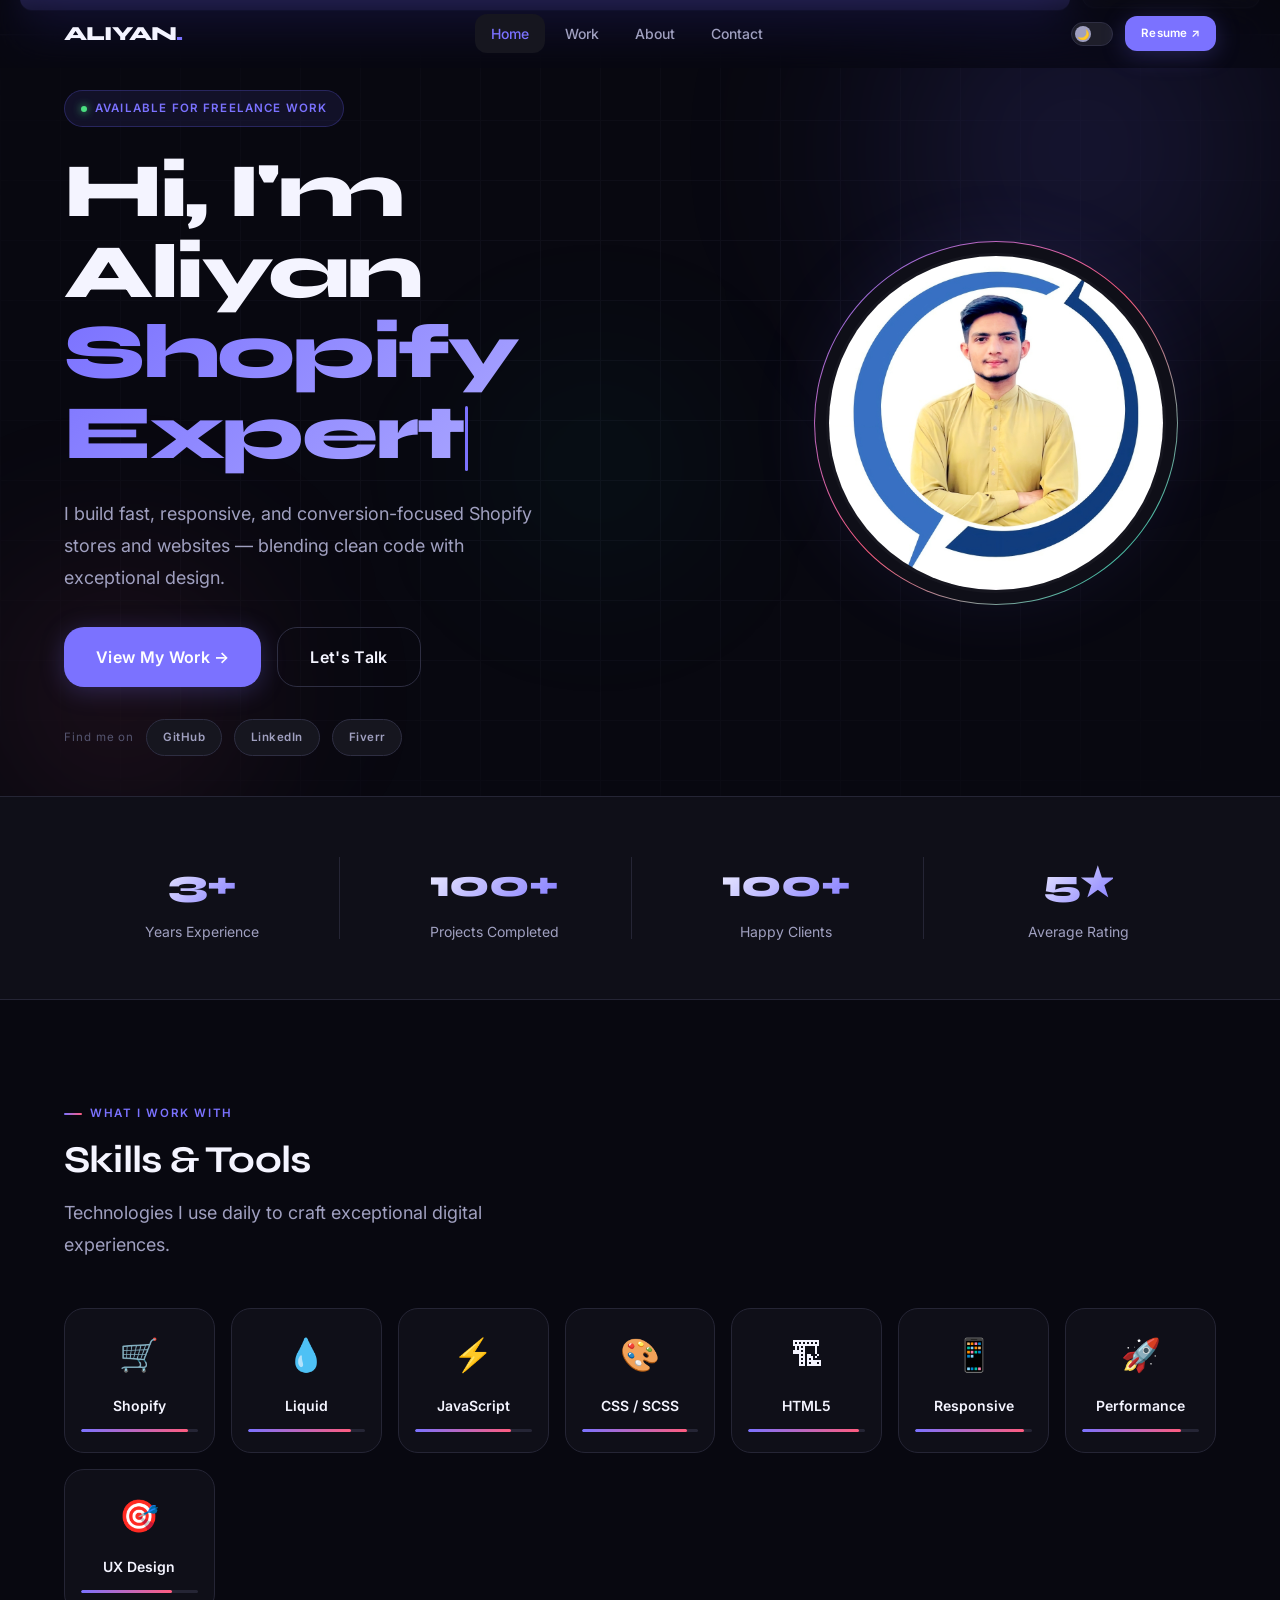
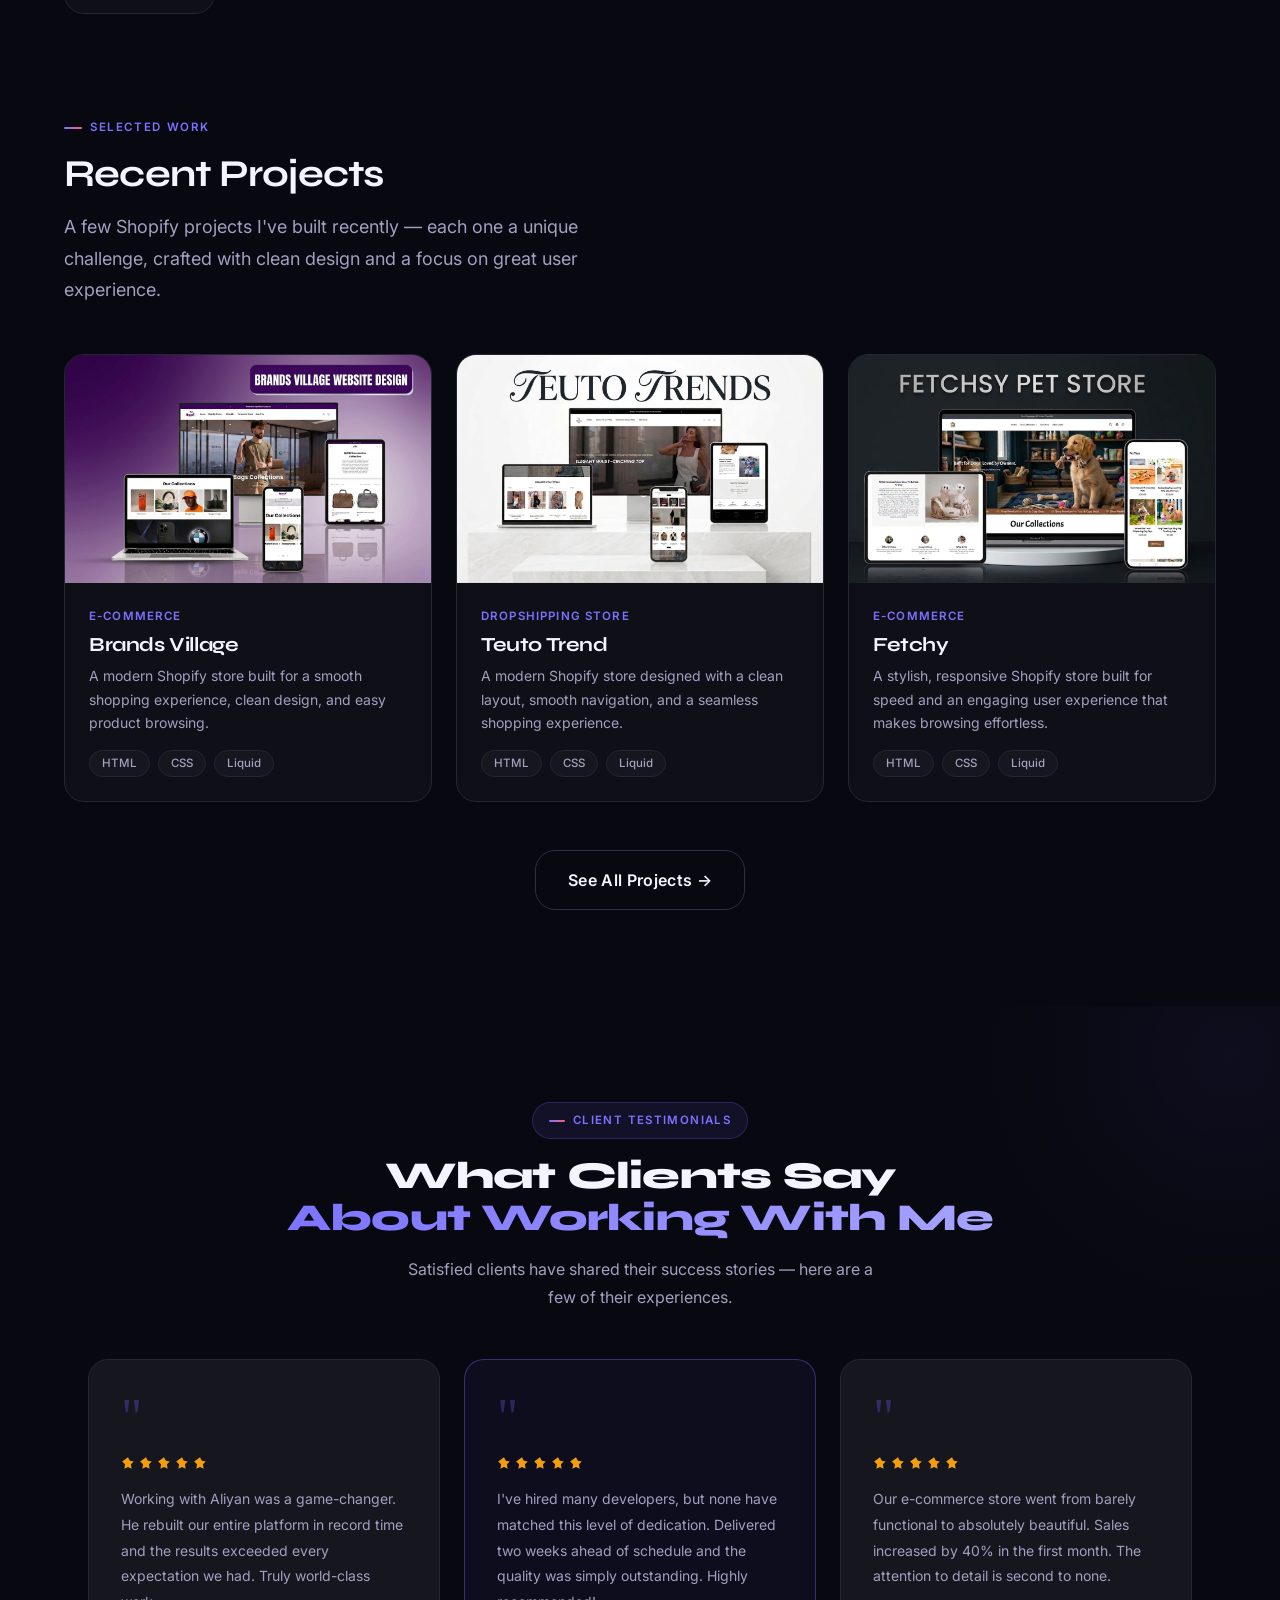
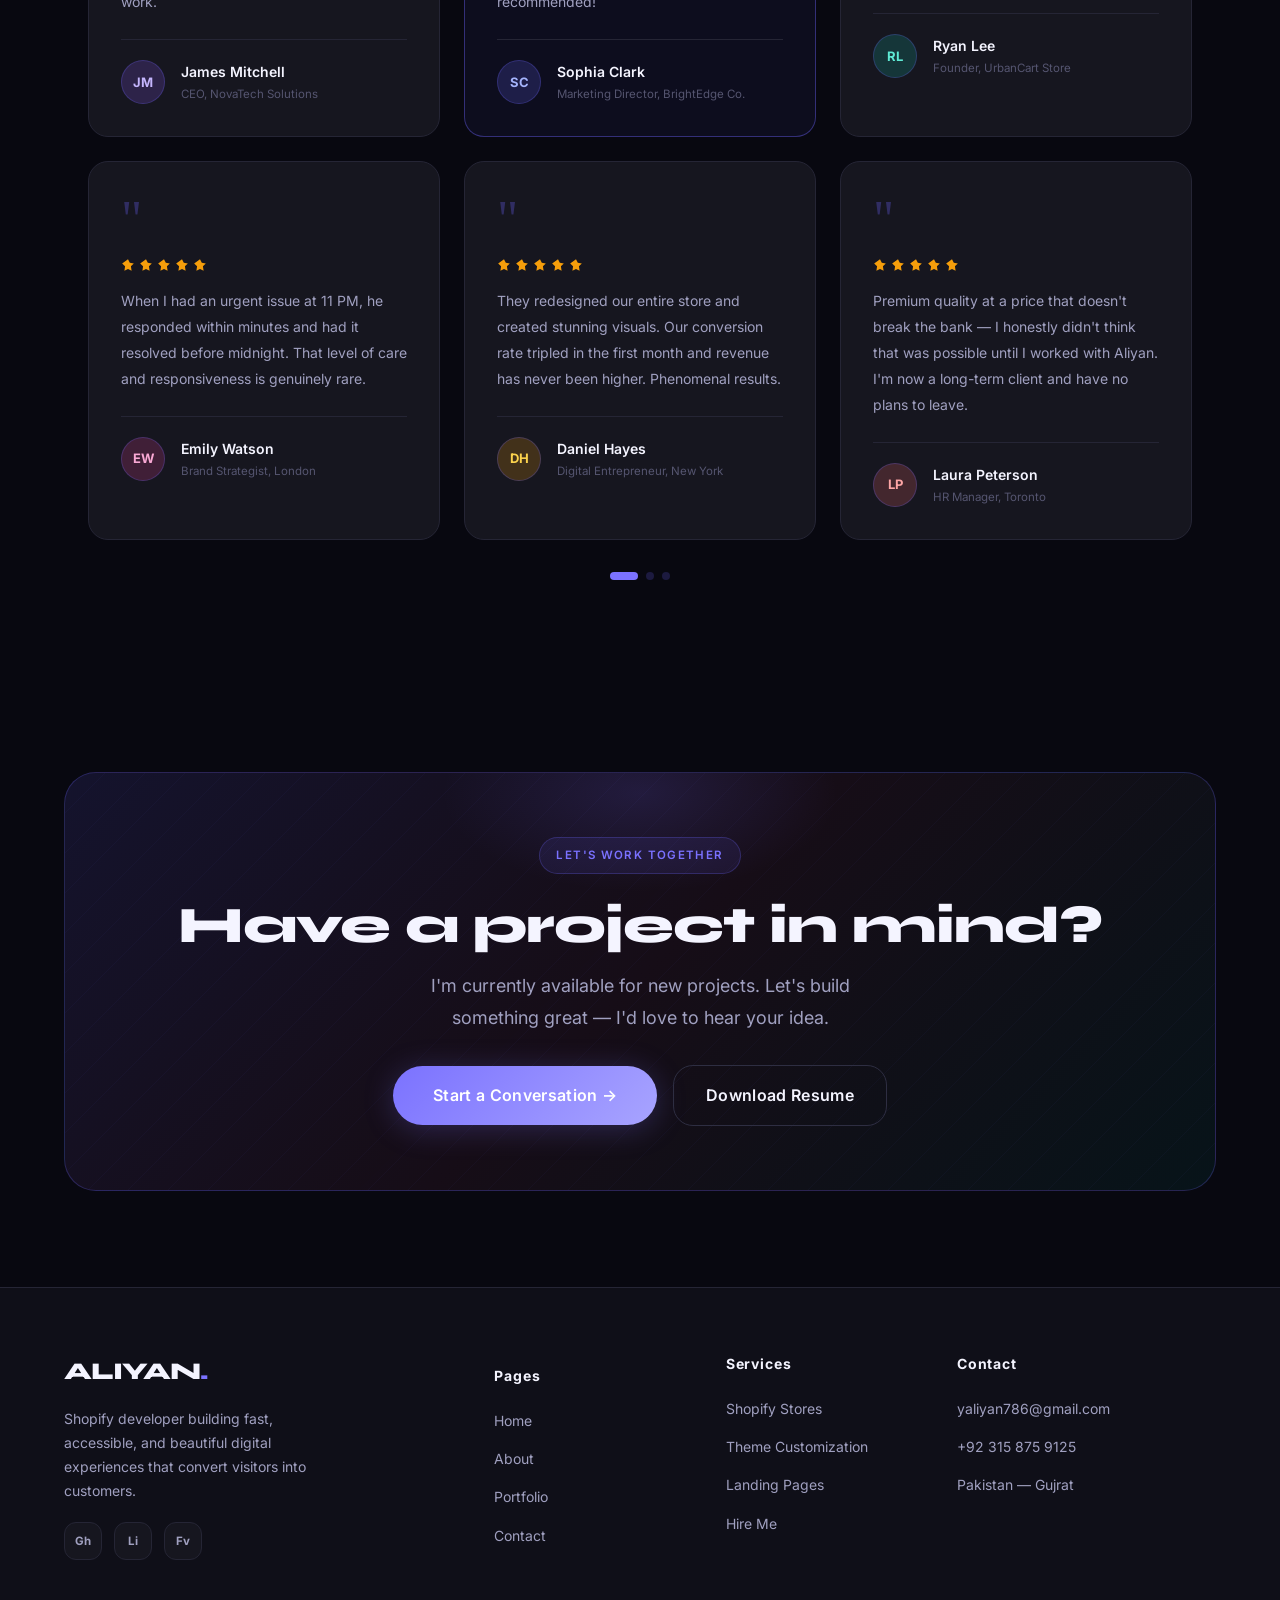
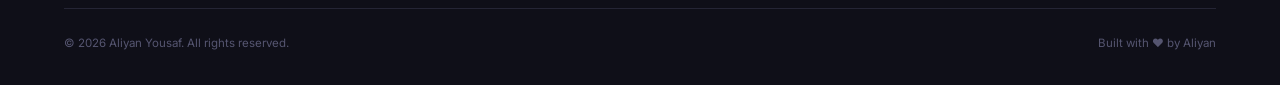
<file: index.html>
<!DOCTYPE html>
<html lang="en" data-theme="dark">
<head>
  <meta charset="UTF-8" />
  <meta name="viewport" content="width=device-width, initial-scale=1.0" />

  <!-- ══ PRIMARY SEO ══ -->
  <title>Aliyan Yousaf — Portfolio | Shopify Developer</title>
  <meta name="description" content="Professional Shopify Developer & Frontend Web Developer with 3+ years experience building custom Shopify stores and websites. 100+ happy clients, 5-star rated." />
  <meta name="keywords" content="Shopify developer, Shopify expert, frontend developer, web developer Pakistan, custom Shopify store, Shopify theme customization, HTML CSS JavaScript developer" />
  <meta name="author" content="Aliyan Yousaf" />
  <meta name="robots" content="index, follow, max-image-preview:large" />
  <link rel="canonical" href="https://aliyan-yousaf.github.io/index.html" />

  <!-- ══ FAVICON ══ -->
  <link rel="icon" type="image/png" href="./images/favicon.png" />
  <link rel="apple-touch-icon" href="./images/favicon.png" />

  <!-- ══ OPEN GRAPH (Facebook / LinkedIn / WhatsApp) ══ -->
  <meta property="og:type" content="website" />
  <meta property="og:site_name" content="Aliyan Yousaf — Portfolio" />
  <meta property="og:title" content="Aliyan Yousaf — Portfolio | Shopify Developer" />
  <meta property="og:description" content="Professional Shopify Developer specializing in custom Shopify stores, HTML, CSS and JavaScript. 3+ years experience, 100+ happy clients." />
  <meta property="og:url" content="https://aliyan-yousaf.github.io/index.html" />
  <meta property="og:image" content="https://aliyan-yousaf.github.io/images/aliyan's.jpeg" />
  <meta property="og:image:width" content="1200" />
  <meta property="og:image:height" content="1200" />
  <meta property="og:image:alt" content="Aliyan Yousaf — Shopify Developer" />
  <meta property="og:locale" content="en_US" />

  <!-- ══ TWITTER CARD ══ -->
  <meta name="twitter:card" content="summary_large_image" />
  <meta name="twitter:title" content="Aliyan Yousaf — Portfolio | Shopify Developer" />
  <meta name="twitter:description" content="Professional Shopify Developer specializing in custom Shopify stores, HTML, CSS and JavaScript. 3+ years experience, 100+ happy clients." />
  <meta name="twitter:image" content="https://aliyan-yousaf.github.io/images/aliyan's.jpeg" />
  <meta name="twitter:image:alt" content="Aliyan Yousaf — Shopify Developer" />

  <!-- ══ THEME COLOR (mobile browser chrome) ══ -->
  <meta name="theme-color" content="#080810" media="(prefers-color-scheme: dark)" />
  <meta name="theme-color" content="#ffffff" media="(prefers-color-scheme: light)" />

  <link rel="preconnect" href="https://fonts.googleapis.com" />
  <link rel="preconnect" href="https://fonts.gstatic.com" crossorigin />
  <link href="https://fonts.googleapis.com/css2?family=Syne:wght@400;600;700;800&family=Inter:wght@300;400;500;600;700&family=JetBrains+Mono:wght@400;600&display=swap" rel="stylesheet" />

  <!-- ══ STRUCTURED DATA: Person + WebSite + ProfessionalService ══ -->
  <script type="application/ld+json">
  {
    "@context": "https://schema.org",
    "@graph": [
      {
        "@type": "Person",
        "@id": "https://aliyan-yousaf.github.io/#person",
        "name": "Aliyan Yousaf",
        "url": "https://aliyan-yousaf.github.io/",
        "image": "https://aliyan-yousaf.github.io/images/aliyan's.jpeg",
        "jobTitle": "Shopify Developer & Frontend Web Developer",
        "description": "Professional Shopify Developer specializing in custom Shopify stores, HTML, CSS and JavaScript.",
        "email": "mailto:yaliyan786@gmail.com",
        "telephone": "+92-315-8759125",
        "address": {
          "@type": "PostalAddress",
          "addressLocality": "Gujrat",
          "addressCountry": "PK"
        },
        "sameAs": [
          "https://github.com/aliyan-yousaf",
          "https://www.linkedin.com/in/aliyan-yousaf",
          "https://www.fiverr.com/sellers/aliyanyy77"
        ],
        "knowsAbout": ["Shopify Development", "Liquid", "HTML", "CSS", "JavaScript", "Frontend Development", "E-commerce"]
      },
      {
        "@type": "WebSite",
        "@id": "https://aliyan-yousaf.github.io/#website",
        "url": "https://aliyan-yousaf.github.io/",
        "name": "Aliyan Yousaf — Portfolio",
        "description": "Professional Shopify Developer and Frontend Web Developer portfolio.",
        "publisher": { "@id": "https://aliyan-yousaf.github.io/#person" },
        "inLanguage": "en"
      },
      {
        "@type": "ProfessionalService",
        "@id": "https://aliyan-yousaf.github.io/#service",
        "name": "Aliyan Yousaf — Shopify & Web Development Services",
        "image": "https://aliyan-yousaf.github.io/images/aliyan's.jpeg",
        "url": "https://aliyan-yousaf.github.io/",
        "telephone": "+92-315-8759125",
        "email": "yaliyan786@gmail.com",
        "priceRange": "$$",
        "address": {
          "@type": "PostalAddress",
          "addressLocality": "Gujrat",
          "addressCountry": "PK"
        },
        "areaServed": "Worldwide",
        "founder": { "@id": "https://aliyan-yousaf.github.io/#person" }
      }
    ]
  }
  </script>

<style>
/* ═══════════════════════════════════════════════
   TOKENS & RESET
═══════════════════════════════════════════════ */
:root {
  --bg:          #080810;
  --surface:     #0f0f18;
  --surface-2:   #16161f;
  --surface-3:   #1e1e2a;
  --border:      #252535;
  --border-2:    #2e2e42;
  --accent:      #7B72FF;
  --accent-2:    #FF5C7F;
  --accent-3:    #00E5B5;
  --accent-glow: rgba(123,114,255,0.25);
  --accent-glow2:rgba(123,114,255,0.09);
  --text:        #F4F4FF;
  --text-muted:  #A0A0C0;
  --text-faint:  #555570;
  --white:       #FFFFFF;

  --display: 'Syne', sans-serif;
  --body:    'Inter', sans-serif;
  --mono:    'JetBrains Mono', monospace;

  --text-xs:   0.72rem;
  --text-sm:   0.875rem;
  --text-base: 1rem;
  --text-lg:   1.125rem;
  --text-xl:   1.25rem;
  --text-2xl:  1.5rem;
  --text-3xl:  1.875rem;
  --text-4xl:  2.375rem;
  --text-5xl:  3.25rem;
  --text-6xl:  4rem;
  --text-7xl:  5rem;

  --sp1: 0.25rem; --sp2: 0.5rem;  --sp3: 0.75rem; --sp4: 1rem;
  --sp5: 1.25rem; --sp6: 1.5rem;  --sp8: 2rem;    --sp10: 2.5rem;
  --sp12: 3rem;   --sp16: 4rem;   --sp20: 5rem;   --sp24: 6rem;

  --r-sm: 6px;  --r-md: 12px; --r-lg: 20px;
  --r-xl: 32px; --r-full: 9999px;

  --shadow-sm:  0 1px 4px rgba(0,0,0,0.5);
  --shadow-md:  0 4px 20px rgba(0,0,0,0.55);
  --shadow-lg:  0 8px 40px rgba(0,0,0,0.65);
  --shadow-xl:  0 20px 60px rgba(0,0,0,0.7);
  --glow:       0 0 50px rgba(108,99,255,0.28);

  --ease:    cubic-bezier(0.22,1,0.36,1);
  --spring:  cubic-bezier(0.34,1.56,0.64,1);
  --nav-h:   68px;
  --max-w:   1200px;
}

/* ═══════════════════════════════════════════════
   LIGHT MODE TOKENS
═══════════════════════════════════════════════ */
[data-theme="light"] {
  --bg:          #ffffff;
  --surface:     #FAFAFF;
  --surface-2:   #EDE9FF;
  --surface-3:   #E4DFFF;
  --border:      #D4CFEE;
  --border-2:    #C2BCEC;
  --accent:      #5B52F0;
  --accent-2:    #FF4D74;
  --accent-3:    #00B894;
  --accent-glow: rgba(91,82,240,0.18);
  --accent-glow2:rgba(91,82,240,0.06);
  --text:        #0F0D2A;
  --text-muted:  #4A4770;
  --text-faint:  #8E8BB0;
  --shadow-sm:   0 1px 4px rgba(91,82,240,0.08);
  --shadow-md:   0 4px 20px rgba(91,82,240,0.12);
  --shadow-lg:   0 8px 40px rgba(91,82,240,0.15);
  --shadow-xl:   0 20px 60px rgba(91,82,240,0.18);
  --glow:        0 0 40px rgba(91,82,240,0.2);
}

[data-theme="light"] body { background: var(--bg); }
[data-theme="light"] .nav { background: rgba(240,237,255,0.8); border-bottom-color: var(--border); }
[data-theme="light"] .nav.scrolled { background: rgba(240,237,255,0.95); }
[data-theme="light"] .hero__grid-bg { opacity: 0.15; }
[data-theme="light"] #loader { background: var(--bg); }
[data-theme="light"] .stats-strip { background: var(--surface); }
[data-theme="light"] .testi-section { background: var(--surface); }
[data-theme="light"] .footer { background: var(--surface); }
[data-theme="light"] .hero__blob--1 { background: radial-gradient(circle, rgba(91,82,240,0.14) 0%, transparent 70%); }
[data-theme="light"] .hero__blob--2 { background: radial-gradient(circle, rgba(255,77,116,0.10) 0%, transparent 70%); }
[data-theme="light"] .hero__blob--3 { background: radial-gradient(circle, rgba(0,184,148,0.08) 0%, transparent 70%); }

/* ── Theme Toggle Button ── */
.theme-toggle {
  display: flex;
  align-items: center;
  justify-content: center;
  width: 42px;
  height: 24px;
  border-radius: var(--r-full);
  background: var(--surface-3);
  border: 1.5px solid var(--border-2);
  cursor: pointer;
  position: relative;
  transition: background 300ms ease, border-color 300ms ease;
  flex-shrink: 0;
}
.theme-toggle:hover { border-color: var(--accent); }
.theme-toggle__thumb {
  position: absolute;
  left: 3px;
  width: 16px;
  height: 16px;
  border-radius: 50%;
  background: var(--text-muted);
  transition: transform 300ms var(--spring), background 300ms ease;
  display: flex;
  align-items: center;
  justify-content: center;
  font-size: 10px;
  line-height: 1;
}
[data-theme="light"] .theme-toggle__thumb {
  transform: translateX(18px);
  background: var(--accent);
}
.theme-toggle__icon-dark  { display: block; }
.theme-toggle__icon-light { display: none; }
[data-theme="light"] .theme-toggle__icon-dark  { display: none; }
[data-theme="light"] .theme-toggle__icon-light { display: block; }

*, *::before, *::after { box-sizing: border-box; margin: 0; padding: 0; }

html { scroll-behavior: smooth; font-size: 16px; -webkit-text-size-adjust: 100%; }

body {
  font-family: var(--body);
  background: var(--bg);
  color: var(--text);
  line-height: 1.65;
  overflow-x: hidden;
  transition: background 300ms ease, color 300ms ease;
}

::-webkit-scrollbar { width: 5px; }
::-webkit-scrollbar-track { background: var(--surface); }
::-webkit-scrollbar-thumb { background: var(--border-2); border-radius: 99px; }
::-webkit-scrollbar-thumb:hover { background: var(--accent); }

::selection { background: var(--accent); color: #fff; }

:focus-visible { outline: 2px solid var(--accent); outline-offset: 3px; border-radius: var(--r-sm); }

h1,h2,h3,h4,h5,h6 {
  font-family: var(--display);
  font-weight: 700;
  line-height: 1.1;
  letter-spacing: -0.02em;
  color: var(--text);
}
p { color: var(--text-muted); line-height: 1.75; }
a { color: var(--accent); text-decoration: none; transition: color 150ms ease; }
a:hover { color: var(--accent-2); }
ul, ol { list-style: none; }
img { max-width: 100%; height: auto; display: block; }
button { font-family: var(--body); cursor: pointer; border: none; background: none; }

/* ═══════════════════════════════════════════════
   SCROLL PROGRESS BAR
═══════════════════════════════════════════════ */
#progress-bar {
  position: fixed;
  top: 0; left: 0;
  height: 2.5px;
  width: 0%;
  background: linear-gradient(90deg, var(--accent), var(--accent-2));
  z-index: 9999;
  transition: width 60ms linear;
}

/* ═══════════════════════════════════════════════
   PAGE LOADER
═══════════════════════════════════════════════ */
#loader {
  position: fixed;
  inset: 0;
  background: var(--bg);
  z-index: 9998;
  display: flex;
  align-items: center;
  justify-content: center;
  transition: opacity 0.5s ease, visibility 0.5s ease;
}
#loader.hidden { opacity: 0; visibility: hidden; pointer-events: none; }
.loader-inner {
  display: flex;
  flex-direction: column;
  align-items: center;
  gap: var(--sp4);
}
.loader-logo {
  font-family: var(--display);
  font-size: var(--text-3xl);
  font-weight: 800;
  color: var(--text);
  letter-spacing: -0.03em;
}
.loader-logo span { color: var(--accent); }
.loader-bar {
  width: 120px;
  height: 2px;
  background: var(--border);
  border-radius: 99px;
  overflow: hidden;
}
.loader-fill {
  height: 100%;
  background: linear-gradient(90deg, var(--accent), var(--accent-2));
  border-radius: 99px;
  animation: loaderFill 1.2s var(--ease) forwards;
}
@keyframes loaderFill { from { width: 0; } to { width: 100%; } }

/* ═══════════════════════════════════════════════
   LAYOUT
═══════════════════════════════════════════════ */
.container {
  max-width: var(--max-w);
  margin: 0 auto;
  padding: 0 var(--sp6);
}
.section { padding: var(--sp24) 0; }

/* ═══════════════════════════════════════════════
   NAVIGATION
═══════════════════════════════════════════════ */
.nav {
  position: fixed;
  top: 0; left: 0; right: 0;
  z-index: 1000;
  height: var(--nav-h);
  background: rgba(8,8,16,0.7);
  backdrop-filter: blur(24px) saturate(180%);
  -webkit-backdrop-filter: blur(24px) saturate(180%);
  border-bottom: 1px solid transparent;
  transition: border-color 250ms ease, background 250ms ease;
}
.nav.scrolled { border-bottom-color: var(--border); background: rgba(8,8,16,0.92); }
.nav__inner {
  max-width: var(--max-w);
  margin: 0 auto;
  padding: 0 var(--sp6);
  height: 100%;
  display: flex;
  align-items: center;
  justify-content: space-between;
  gap: var(--sp8);
}
.nav__logo {
  font-family: var(--display);
  font-size: var(--text-xl);
  font-weight: 800;
  color: var(--text);
  letter-spacing: -0.04em;
  flex-shrink: 0;
}
.nav__logo span { color: var(--accent); }
.nav__menu { display: flex; align-items: center; gap: var(--sp1); }
.nav__link {
  display: inline-block;
  padding: var(--sp2) var(--sp4);
  font-size: var(--text-sm);
  font-weight: 500;
  color: var(--text-muted);
  border-radius: var(--r-md);
  transition: color 200ms ease, background 200ms ease;
}
.nav__link:hover, .nav__link.active { color: var(--text); background: var(--surface-2); }
.nav__link.active { color: var(--accent); }
.nav__actions { display: flex; align-items: center; gap: var(--sp3); }

/* Hamburger */
.nav__hamburger {
  display: none;
  flex-direction: column;
  gap: 5px;
  padding: var(--sp2);
  border-radius: var(--r-sm);
}
.nav__hamburger span {
  display: block;
  width: 22px;
  height: 2px;
  background: var(--text);
  border-radius: 99px;
  transition: all 300ms var(--ease);
  transform-origin: center;
}
.nav__hamburger.active span:nth-child(1) { transform: translateY(7px) rotate(45deg); }
.nav__hamburger.active span:nth-child(2) { opacity: 0; transform: scaleX(0); }
.nav__hamburger.active span:nth-child(3) { transform: translateY(-7px) rotate(-45deg); }

/* Mobile menu */
.nav__mobile {
  position: fixed;
  top: var(--nav-h); left: 0; right: 0;
  background: rgba(8,8,16,0.98);
  backdrop-filter: blur(28px) saturate(180%);
  -webkit-backdrop-filter: blur(28px) saturate(180%);
  padding: var(--sp4) var(--sp5) var(--sp6);
  display: flex;
  flex-direction: column;
  gap: 2px;
  border-bottom: 1px solid var(--border);
  transform: translateY(-110%);
  transition: transform 380ms var(--ease);
  z-index: 999;
}
[data-theme="light"] .nav__mobile {
  background: rgba(240,237,255,0.98);
}
.nav__mobile.open { transform: translateY(0); }

/* Mobile nav links with indicator */
.mob-link {
  display: flex;
  align-items: center;
  gap: var(--sp3);
  padding: var(--sp3) var(--sp4);
  font-size: var(--text-base);
  font-weight: 500;
  color: var(--text-muted);
  border-radius: var(--r-md);
  transition: all 220ms ease;
  position: relative;
}
.mob-link::before {
  content: '';
  width: 3px; height: 0;
  background: linear-gradient(180deg, var(--accent), var(--accent-2));
  border-radius: 99px;
  transition: height 220ms ease;
  flex-shrink: 0;
}
.mob-link:hover, .mob-link.active {
  color: var(--text);
  background: var(--surface-2);
}
.mob-link:hover::before, .mob-link.active::before { height: 18px; }
.mob-link.active { color: var(--accent); }

/* Mobile bottom row */
.mob-bottom {
  display: flex;
  align-items: center;
  gap: var(--sp3);
  margin-top: var(--sp4);
  padding-top: var(--sp4);
  border-top: 1px solid var(--border);
}
.mob-resume {
  flex: 1;
  justify-content: center;
  border-radius: var(--r-md);
}

/* Mobile theme toggle button */
.mob-theme-toggle {
  display: flex;
  align-items: center;
  gap: var(--sp3);
  padding: var(--sp3) var(--sp4);
  background: var(--surface-2);
  border: 1.5px solid var(--border-2);
  border-radius: var(--r-md);
  cursor: pointer;
  transition: all 250ms ease;
  color: var(--text-muted);
  flex-shrink: 0;
}
.mob-theme-toggle:hover {
  border-color: var(--accent);
  color: var(--text);
  background: var(--surface-3);
}
.mob-toggle-icon { font-size: 18px; line-height: 1; }
.mob-toggle-text { font-size: var(--text-xs); font-weight: 600; letter-spacing: 0.04em; }
.tgl-dark  { display: block; }
.tgl-light { display: none; }
[data-theme="light"] .tgl-dark  { display: none; }
[data-theme="light"] .tgl-light { display: block; }

/* Pill inside mob toggle */
.mob-toggle-pill {
  width: 32px; height: 18px;
  background: var(--surface-3);
  border: 1px solid var(--border-2);
  border-radius: 99px;
  position: relative;
  margin-left: auto;
  transition: background 300ms ease;
}
[data-theme="light"] .mob-toggle-pill { background: var(--accent); border-color: var(--accent); }
.mob-toggle-thumb {
  position: absolute;
  top: 2px; left: 2px;
  width: 12px; height: 12px;
  border-radius: 50%;
  background: var(--text-muted);
  transition: transform 300ms var(--spring), background 300ms ease;
}
[data-theme="light"] .mob-toggle-thumb { transform: translateX(14px); background: #fff; }

/* ═══════════════════════════════════════════════
   BUTTONS
═══════════════════════════════════════════════ */
.btn {
  display: inline-flex;
  align-items: center;
  justify-content: center;
  gap: var(--sp2);
  padding: var(--sp3) var(--sp6);
  border-radius: var(--r-md);
  font-size: var(--text-sm);
  font-weight: 600;
  letter-spacing: 0.02em;
  transition: all 250ms var(--ease);
  cursor: pointer;
  border: none;
  text-decoration: none;
  white-space: nowrap;
  position: relative;
  overflow: hidden;
}
.btn::after {
  content: '';
  position: absolute;
  inset: 0;
  background: rgba(255,255,255,0);
  transition: background 200ms ease;
}
.btn:hover::after { background: rgba(255,255,255,0.06); }

.btn--primary {
  background: var(--accent);
  color: #fff;
  box-shadow: 0 4px 24px var(--accent-glow);
}
.btn--primary:hover {
  background: #7b74ff;
  color: #fff;
  transform: translateY(-2px);
  box-shadow: 0 8px 36px var(--accent-glow);
}
.btn--outline {
  background: transparent;
  color: var(--text);
  border: 1.5px solid var(--border-2);
}
.btn--outline:hover {
  border-color: var(--accent);
  color: var(--accent);
  transform: translateY(-2px);
}
.btn--ghost { background: var(--surface-2); color: var(--text-muted); }
.btn--ghost:hover { background: var(--surface-3); color: var(--text); }
.btn--sm { padding: var(--sp2) var(--sp4); font-size: var(--text-xs); }
.btn--lg {
  padding: var(--sp4) var(--sp8);
  font-size: var(--text-base);
  border-radius: var(--r-lg);
}

/* ═══════════════════════════════════════════════
   SECTION HEADERS
═══════════════════════════════════════════════ */
.section__label {
  display: inline-flex;
  align-items: center;
  gap: var(--sp2);
  font-size: var(--text-xs);
  font-weight: 600;
  letter-spacing: 0.14em;
  text-transform: uppercase;
  color: var(--accent);
  margin-bottom: var(--sp4);
}
.section__label::before {
  content: '';
  display: block;
  width: 18px;
  height: 2px;
  background: linear-gradient(90deg, var(--accent), var(--accent-2));
  border-radius: 99px;
}
.section__title { font-size: var(--text-4xl); margin-bottom: var(--sp4); }
.section__subtitle {
  font-size: var(--text-lg);
  color: var(--text-muted);
  max-width: 520px;
  margin-bottom: var(--sp12);
}
.section__header { margin-bottom: var(--sp12); }

/* ═══════════════════════════════════════════════
   HERO
═══════════════════════════════════════════════ */
.hero {
  min-height: auto !important;
  height: auto !important;
  display: flex;
  align-items: center;
  /* padding-top: var(--nav-h); */
  position: relative;
  overflow: hidden;
  padding-top: 50px;
}

/* Animated grid background */
.hero__bg {
  position: absolute;
  inset: 0;
  pointer-events: none;
  z-index: 0;
}
.hero__grid-bg {
  position: absolute;
  inset: 0;
  background-image:
    linear-gradient(var(--border) 1px, transparent 1px),
    linear-gradient(90deg, var(--border) 1px, transparent 1px);
  background-size: 60px 60px;
  mask-image: radial-gradient(ellipse 70% 70% at 50% 50%, #000 30%, transparent 100%);
  opacity: 0.25;
}
.hero__blob {
  position: absolute;
  border-radius: 50%;
  filter: blur(80px);
  pointer-events: none;
}
.hero__blob--1 {
  width: 600px; height: 600px;
  background: radial-gradient(circle, rgba(108,99,255,0.18) 0%, transparent 70%);
  top: -150px; right: -100px;
  animation: blobFloat 8s ease-in-out infinite;
}
.hero__blob--2 {
  width: 400px; height: 400px;
  background: radial-gradient(circle, rgba(255,101,132,0.12) 0%, transparent 70%);
  bottom: -100px; left: -80px;
  animation: blobFloat 10s ease-in-out infinite 2s reverse;
}
.hero__blob--3 {
  width: 300px; height: 300px;
  background: radial-gradient(circle, rgba(0,212,170,0.08) 0%, transparent 70%);
  top: 40%; left: 35%;
  animation: blobFloat 12s ease-in-out infinite 4s;
}
@keyframes blobFloat {
  0%,100% { transform: translate(0,0) scale(1); }
  33%      { transform: translate(30px,-20px) scale(1.05); }
  66%      { transform: translate(-20px,15px) scale(0.97); }
}

/* Floating particles */
.hero__particles { position: absolute; inset: 0; overflow: hidden; }
.particle {
  position: absolute;
  width: 2px;
  height: 2px;
  background: var(--accent);
  border-radius: 50%;
  opacity: 0;
  animation: particleFly linear infinite;
}
@keyframes particleFly {
  0%   { transform: translateY(0) translateX(0); opacity: 0; }
  10%  { opacity: 0.6; }
  90%  { opacity: 0.2; }
  100% { transform: translateY(-300px) translateX(40px); opacity: 0; }
}

.hero__inner {
  position: relative;
  z-index: 1;
  width: 100%;
}
.hero__grid {
  display: grid;
  grid-template-columns: 1fr 440px;
  gap: var(--sp16);
  align-items: center;
  padding-top: 40px !important;
  padding-bottom: 40px !important;
  /* padding: var(--sp20) 0; */
}

/* Eyebrow badge */
.hero__eyebrow {
  display: inline-flex;
  align-items: center;
  gap: var(--sp2);
  padding: var(--sp2) var(--sp4);
  background: rgba(108,99,255,0.1);
  border: 1px solid rgba(108,99,255,0.25);
  border-radius: var(--r-full);
  font-size: var(--text-xs);
  font-weight: 600;
  letter-spacing: 0.1em;
  text-transform: uppercase;
  color: var(--accent);
  margin-bottom: var(--sp6);
}
.hero__eyebrow::before {
  content: '';
  width: 6px; height: 6px;
  background: #4ade80;
  border-radius: 50%;
  box-shadow: 0 0 8px #4ade80;
  animation: pulse 2s ease-in-out infinite;
}
@keyframes pulse {
  0%,100% { box-shadow: 0 0 6px #4ade80; opacity: 1; }
  50%      { box-shadow: 0 0 12px #4ade80; opacity: 0.6; }
}

.hero__title {
  font-size: clamp(2.8rem, 6vw, var(--text-7xl));
  font-weight: 800;
  line-height: 1.05;
  letter-spacing: -0.03em;
  margin-bottom: var(--sp6);
}
.hero__title .line { display: block; }
.hero__title .gradient-text {
  background: linear-gradient(135deg, var(--accent) 0%, #a8a4ff 40%, var(--accent-2) 100%);
  background-size: 200% auto;
  -webkit-background-clip: text;
  -webkit-text-fill-color: transparent;
  background-clip: text;
  animation: gradShift 4s ease infinite;
}
@keyframes gradShift {
  0%,100% { background-position: 0% 50%; }
  50%      { background-position: 100% 50%; }
}

/* Typed cursor */
.typed-cursor {
  display: inline-block;
  width: 3px;
  height: 0.85em;
  background: var(--accent);
  margin-left: 2px;
  vertical-align: middle;
  border-radius: 2px;
  animation: blink 0.75s step-end infinite;
}
@keyframes blink { 0%,100% { opacity: 1; } 50% { opacity: 0; } }

.hero__description {
  font-size: var(--text-lg);
  color: var(--text-muted);
  max-width: 500px;
  line-height: 1.8;
  margin-bottom: var(--sp8);
}
.hero__actions { display: flex; gap: var(--sp4); flex-wrap: wrap; margin-bottom: var(--sp8); }

.hero__social { display: flex; align-items: center; gap: var(--sp3); flex-wrap: wrap; }
.hero__social-label { font-size: var(--text-xs); color: var(--text-faint); letter-spacing: 0.08em; }
.social-btn {
  display: inline-flex;
  align-items: center;
  gap: var(--sp2);
  padding: var(--sp2) var(--sp4);
  background: var(--surface-2);
  border: 1px solid var(--border-2);
  border-radius: var(--r-full);
  font-size: var(--text-xs);
  font-weight: 600;
  color: var(--text-muted);
  letter-spacing: 0.04em;
  transition: all 250ms var(--ease);
}
.social-btn:hover {
  background: var(--surface-3);
  border-color: var(--accent);
  color: var(--accent);
  transform: translateY(-2px);
}

/* Hero visual */
.hero__visual { display: flex; justify-content: center; position: relative; }
.hero__avatar-wrap {
  position: relative;
  width: 340px;
  height: 340px;
  animation: floatY 5s ease-in-out infinite;
}
@keyframes floatY {
  0%,100% { transform: translateY(0); }
  50%      { transform: translateY(-14px); }
}

/* Glowing ring */
.hero__avatar-ring {
  position: absolute;
  inset: -12px;
  border-radius: 50%;
  border: 1.5px solid transparent;
  background: linear-gradient(var(--surface), var(--surface)) padding-box,
              linear-gradient(135deg, var(--accent), var(--accent-2), var(--accent-3)) border-box;
  animation: rotateBorder 8s linear infinite;
}
@keyframes rotateBorder {
  0%   { background: linear-gradient(var(--surface), var(--surface)) padding-box,
                     linear-gradient(0deg, var(--accent), var(--accent-2)) border-box; }
  50%  { background: linear-gradient(var(--surface), var(--surface)) padding-box,
                     linear-gradient(180deg, var(--accent), var(--accent-2)) border-box; }
  100% { background: linear-gradient(var(--surface), var(--surface)) padding-box,
                     linear-gradient(360deg, var(--accent), var(--accent-2)) border-box; }
}

/* Glow halo behind avatar */
.hero__avatar-glow {
  position: absolute;
  inset: 20px;
  border-radius: 50%;
  background: var(--accent);
  filter: blur(50px);
  opacity: 0.18;
  animation: haloBreath 3s ease-in-out infinite;
}
@keyframes haloBreath {
  0%,100% { opacity: 0.18; transform: scale(1); }
  50%      { opacity: 0.28; transform: scale(1.08); }
}

.hero__avatar {
  width: 340px;
  height: 340px;
  border-radius: 50%;
  object-fit: cover;
  position: relative;
  z-index: 1;
  border: 3px solid var(--surface-2);
}

/* Floating badges */
.hero__badge {
  position: absolute;
  background: var(--surface-2);
  border: 1px solid var(--border-2);
  border-radius: var(--r-lg);
  padding: var(--sp3) var(--sp4);
  display: flex;
  align-items: center;
  gap: var(--sp3);
  z-index: 2;
  backdrop-filter: blur(10px);
  animation: badgeFloat 4s ease-in-out infinite;
  box-shadow: var(--shadow-md);
}
.hero__badge--1 { top: 8%; right: -20px; animation-delay: 0.5s; }
.hero__badge--2 { bottom: 15%; left: -30px; animation-delay: 1.5s; }
@keyframes badgeFloat {
  0%,100% { transform: translateY(0) rotate(-1deg); }
  50%      { transform: translateY(-8px) rotate(1deg); }
}
.badge__icon { font-size: 22px; }
.badge__text { font-size: var(--text-xs); font-weight: 600; color: var(--text); }
.badge__sub  { font-size: 10px; color: var(--text-muted); margin-top: 1px; }

/* ═══════════════════════════════════════════════
   STATS STRIP
═══════════════════════════════════════════════ */
.stats-strip {
  min-height: auto !important;
  height: auto !important;
  border-top: 1px solid var(--border);
  border-bottom: 1px solid var(--border);
  background: var(--surface);
  padding: var(--sp8) 0;
}
.stats-strip__inner {
  display: grid;
  grid-template-columns: repeat(4,1fr);
  gap: var(--sp4);
}
.stat-item {
  display: flex;
  flex-direction: column;
  align-items: center;
  padding: var(--sp6) var(--sp4);
  position: relative;
}
.stat-item:not(:last-child)::after {
  content: '';
  position: absolute;
  right: 0; top: 20%; bottom: 20%;
  width: 1px;
  background: var(--border);
}
.stat-item__num {
  font-family: var(--display);
  font-size: var(--text-4xl);
  font-weight: 800;
  color: var(--text);
  letter-spacing: -0.03em;
  background: linear-gradient(135deg, var(--text) 0%, var(--accent) 100%);
  -webkit-background-clip: text;
  -webkit-text-fill-color: transparent;
  background-clip: text;
}
.stat-item__label {
  font-size: var(--text-sm);
  color: var(--text-muted);
  margin-top: var(--sp1);
  text-align: center;
}

/* ═══════════════════════════════════════════════
   SKILLS SECTION
═══════════════════════════════════════════════ */
.skills-grid {
  display: grid;
  grid-template-columns: repeat(auto-fit, minmax(140px, 1fr));
  gap: var(--sp4);
}
.skill-chip {
  background: var(--surface);
  border: 1px solid var(--border);
  border-radius: var(--r-lg);
  padding: var(--sp5) var(--sp4);
  display: flex;
  flex-direction: column;
  align-items: center;
  gap: var(--sp3);
  transition: all 300ms var(--ease);
  cursor: default;
  position: relative;
  overflow: hidden;
}
.skill-chip::before {
  content: '';
  position: absolute;
  inset: 0;
  background: radial-gradient(circle at 50% 0%, var(--accent-glow2) 0%, transparent 70%);
  opacity: 0;
  transition: opacity 300ms ease;
}
.skill-chip:hover { border-color: var(--accent); transform: translateY(-4px); box-shadow: var(--shadow-md), var(--glow); }
.skill-chip:hover::before { opacity: 1; }
.skill-chip__icon { font-size: 2rem; }
.skill-chip__name { font-size: var(--text-sm); font-weight: 600; color: var(--text); text-align: center; }
.skill-chip__bar {
  width: 100%;
  height: 3px;
  background: var(--border);
  border-radius: 99px;
  overflow: hidden;
}
.skill-chip__fill {
  height: 100%;
  background: linear-gradient(90deg, var(--accent), var(--accent-2));
  border-radius: 99px;
  width: 0%;
  transition: width 1.2s var(--ease);
}

/* ═══════════════════════════════════════════════
   PROJECT CARDS
═══════════════════════════════════════════════ */
.portfolio-grid {
  min-height: auto !important;
  height: auto !important;
  display: grid;
  grid-template-columns: repeat(3, 1fr);
  gap: var(--sp6);
}
.project-card {
  background: var(--surface);
  border: 1px solid var(--border);
  border-radius: var(--r-lg);
  overflow: hidden;
  transition: all 350ms var(--ease);
  position: relative;
}
.project-card:hover {
  border-color: rgba(108,99,255,0.4);
  transform: translateY(-8px);
  box-shadow: var(--shadow-xl), 0 0 30px var(--accent-glow);
}
.project-card__thumb {
  position: relative;
  overflow: hidden;
  aspect-ratio: 16/10;
  background: var(--surface-2);
}
.project-card__thumb img {
  width: 100%;
  height: 100%;
  object-fit: cover;
  transition: transform 500ms var(--ease);
}
.project-card:hover .project-card__thumb img { transform: scale(1.06); }
.project-card__overlay {
  position: absolute;
  inset: 0;
  background: linear-gradient(to bottom, transparent 20%, rgba(8,8,16,0.9) 100%);
  display: flex;
  align-items: flex-end;
  justify-content: center;
  padding: var(--sp6);
  opacity: 0;
  transition: opacity 300ms ease;
}
.project-card:hover .project-card__overlay { opacity: 1; }
.project-card__body { padding: var(--sp6); }
.project-card__cat {
  font-size: var(--text-xs);
  font-weight: 600;
  letter-spacing: 0.1em;
  text-transform: uppercase;
  color: var(--accent);
  margin-bottom: var(--sp2);
}
.project-card__title {
  font-size: var(--text-xl);
  font-weight: 700;
  color: var(--text);
  margin-bottom: var(--sp2);
  transition: color 200ms ease;
}
.project-card:hover .project-card__title { color: var(--accent); }
.project-card__desc {
  font-size: var(--text-sm);
  color: var(--text-muted);
  margin-bottom: var(--sp4);
  line-height: 1.65;
}
.project-card__tags { display: flex; gap: var(--sp2); flex-wrap: wrap; }
.tag {
  display: inline-flex;
  align-items: center;
  padding: 3px var(--sp3);
  background: var(--surface-2);
  border: 1px solid var(--border);
  border-radius: var(--r-full);
  font-size: var(--text-xs);
  font-weight: 500;
  color: var(--text-muted);
  transition: all 200ms ease;
}
.project-card:hover .tag { border-color: rgba(108,99,255,0.3); color: var(--accent); }

/* ═══════════════════════════════════════════════
   TESTIMONIALS
═══════════════════════════════════════════════ */
.testi-section {
  min-height: auto !important;
  height: auto !important;
  /* background: var(--surface); */
  padding: var(--sp24) 0;
  position: relative;
  overflow: hidden;
}
.testi-section::before {
  content: '';
  position: absolute;
  top: -200px; right: -200px;
  width: 500px; height: 500px;
  background: radial-gradient(circle, rgba(108,99,255,0.06) 0%, transparent 70%);
  pointer-events: none;
}
.testi-header { text-align: center; margin-bottom: var(--sp12); }
.testi-badge {
  display: inline-flex;
  align-items: center;
  gap: var(--sp2);
  padding: var(--sp2) var(--sp4);
  background: rgba(108,99,255,0.1);
  border: 1px solid rgba(108,99,255,0.25);
  border-radius: var(--r-full);
  font-size: var(--text-xs);
  font-weight: 600;
  letter-spacing: 0.12em;
  text-transform: uppercase;
  color: var(--accent);
  margin-bottom: var(--sp4);
}
.testi-badge::before {
  content: '';
  display: block;
  width: 16px; height: 2px;
  background: linear-gradient(90deg, var(--accent), var(--accent-2));
  border-radius: 99px;
}
.testi-title {
  font-size: var(--text-4xl);
  font-weight: 800;
  color: var(--text);
  margin-bottom: var(--sp4);
}
.testi-title span {
  background: linear-gradient(135deg, var(--accent), #a8a4ff);
  -webkit-background-clip: text;
  -webkit-text-fill-color: transparent;
  background-clip: text;
}
.testi-sub { font-size: var(--text-base); color: var(--text-muted); max-width: 480px; margin: 0 auto; }

/* Slider */
.testi-slider-wrap { position: relative; overflow: hidden; }
.testi-grid {
  display: grid;
  grid-template-columns: repeat(3, 1fr);
  gap: var(--sp6);
  max-width: var(--max-w);
  margin: 0 auto var(--sp8);
  padding: 0 var(--sp6);
}
.testi-card {
  background: var(--surface-2);
  border: 1px solid var(--border);
  border-radius: var(--r-lg);
  padding: var(--sp8);
  transition: all 350ms var(--ease);
  opacity: 0;
  transform: translateY(32px);
}
.testi-card.visible { opacity: 1; transform: translateY(0); }
.testi-card:hover {
  border-color: rgba(108,99,255,0.35);
  background: rgba(108,99,255,0.05);
  transform: translateY(-6px);
  box-shadow: var(--shadow-lg);
}
.testi-card.featured { border-color: rgba(108,99,255,0.4); background: rgba(108,99,255,0.06); }
.quote-icon {
  font-size: 52px;
  line-height: 1;
  color: rgba(108,99,255,0.3);
  display: block;
  margin-bottom: var(--sp3);
  font-family: Georgia, serif;
}
.stars { display: flex; gap: 4px; margin-bottom: var(--sp4); }
.star { width: 14px; height: 14px; fill: #f59e0b; }
.testi-text {
  font-size: var(--text-sm);
  color: var(--text-muted);
  line-height: 1.85;
  margin-bottom: var(--sp6);
}
.testi-author {
  display: flex;
  align-items: center;
  gap: var(--sp4);
  border-top: 1px solid var(--border);
  padding-top: var(--sp5);
}
.avatar {
  width: 44px; height: 44px;
  border-radius: 50%;
  display: flex;
  align-items: center;
  justify-content: center;
  font-size: 13px;
  font-weight: 700;
  flex-shrink: 0;
  border: 1.5px solid rgba(108,99,255,0.25);
}
.av-purple { background: rgba(139,92,246,0.2); color: #c4b5fd; }
.av-blue   { background: rgba(99,102,241,0.2);  color: #a5b4fc; }
.av-pink   { background: rgba(236,72,153,0.2);  color: #f9a8d4; }
.av-teal   { background: rgba(20,184,166,0.2);  color: #5eead4; }
.av-amber  { background: rgba(245,158,11,0.2);  color: #fcd34d; }
.av-coral  { background: rgba(248,113,113,0.2); color: #fca5a5; }
.author-name { font-size: var(--text-sm); font-weight: 600; color: var(--text); }
.author-role { font-size: var(--text-xs); color: var(--text-faint); margin-top: 2px; }

/* Dots */
.testi-dots { display: flex; justify-content: center; gap: 8px; margin-top: var(--sp4); }
.dot {
  width: 8px; height: 8px;
  border-radius: 4px;
  background: rgba(108,99,255,0.2);
  cursor: pointer;
  border: none;
  transition: all 300ms var(--ease);
}
.dot.active { width: 28px; background: var(--accent); }

/* ═══════════════════════════════════════════════
   CTA SECTION
═══════════════════════════════════════════════ */
.cta-section {
  padding: var(--sp24) 0;
  position: relative;
  overflow: hidden;
}
.cta-inner {
  background: linear-gradient(135deg,
    rgba(108,99,255,0.12) 0%,
    rgba(255,101,132,0.06) 50%,
    rgba(0,212,170,0.06) 100%);
  border: 1px solid rgba(108,99,255,0.25);
  border-radius: var(--r-xl);
  padding: var(--sp16) var(--sp12);
  text-align: center;
  position: relative;
  overflow: hidden;
}
.cta-inner::before {
  content: '';
  position: absolute;
  top: -80px; left: 50%;
  transform: translateX(-50%);
  width: 400px; height: 200px;
  background: radial-gradient(ellipse, rgba(108,99,255,0.15) 0%, transparent 70%);
  pointer-events: none;
}
.cta-inner::after {
  content: '';
  position: absolute;
  inset: 0;
  background: url("data:image/svg+xml,%3Csvg xmlns='http://www.w3.org/2000/svg' width='40' height='40'%3E%3Cpath d='M0 40 L40 0' stroke='rgba(108,99,255,0.04)' stroke-width='1'/%3E%3C/svg%3E");
  pointer-events: none;
}
.cta-label {
  display: inline-flex;
  align-items: center;
  gap: var(--sp2);
  padding: var(--sp2) var(--sp4);
  background: rgba(108,99,255,0.1);
  border: 1px solid rgba(108,99,255,0.25);
  border-radius: var(--r-full);
  font-size: var(--text-xs);
  font-weight: 600;
  letter-spacing: 0.12em;
  text-transform: uppercase;
  color: var(--accent);
  margin-bottom: var(--sp6);
}
.cta-title {
  font-size: clamp(var(--text-3xl), 4vw, var(--text-5xl));
  font-weight: 800;
  margin-bottom: var(--sp4);
  position: relative;
  z-index: 1;
}
.cta-desc {
  font-size: var(--text-lg);
  color: var(--text-muted);
  max-width: 480px;
  margin: 0 auto var(--sp8);
  position: relative;
  z-index: 1;
}
.cta-actions {
  display: flex;
  align-items: center;
  justify-content: center;
  gap: var(--sp4);
  flex-wrap: wrap;
  position: relative;
  z-index: 1;
}
/* Magnetic CTA button with pulse ring */
.btn--cta {
  background: linear-gradient(135deg, var(--accent) 0%, #a8a4ff 100%);
  color: #fff;
  padding: var(--sp4) var(--sp10);
  border-radius: var(--r-full);
  font-size: var(--text-base);
  box-shadow: 0 4px 30px var(--accent-glow), 0 0 0 0 var(--accent);
  animation: ctaPulse 2.5s ease-out infinite;
}
@keyframes ctaPulse {
  0%,100% { box-shadow: 0 4px 30px var(--accent-glow), 0 0 0 0 rgba(108,99,255,0.3); }
  50%      { box-shadow: 0 4px 40px var(--accent-glow), 0 0 0 12px rgba(108,99,255,0); }
}
.btn--cta:hover {
  color: #fff;
  transform: translateY(-3px) scale(1.02);
  box-shadow: 0 8px 50px rgba(108,99,255,0.45);
}

/* ═══════════════════════════════════════════════
   FOOTER
═══════════════════════════════════════════════ */
.footer {
  background: var(--surface);
  border-top: 1px solid var(--border);
  padding: var(--sp16) 0 var(--sp8);
}
.footer__top {
  display: grid;
  grid-template-columns: 2fr 1fr 1fr 1.3fr;
  gap: var(--sp8);
  padding-bottom: var(--sp12);
  border-bottom: 1px solid var(--border);
}
.footer__brand-logo {
  font-family: var(--display);
  font-size: var(--text-2xl);
  font-weight: 800;
  color: var(--text);
  letter-spacing: -0.04em;
  display: inline-block;
  margin-bottom: var(--sp4);
}
.footer__brand-logo span { color: var(--accent); }
.footer__brand-desc {
  font-size: var(--text-sm);
  color: var(--text-muted);
  line-height: 1.7;
  max-width: 280px;
  margin-bottom: var(--sp5);
}
.footer__social { display: flex; gap: var(--sp3); }
.social-icon {
  display: inline-flex;
  align-items: center;
  justify-content: center;
  width: 38px; height: 38px;
  background: var(--surface-2);
  border: 1px solid var(--border);
  border-radius: var(--r-md);
  font-size: var(--text-xs);
  font-weight: 700;
  color: var(--text-muted);
  transition: all 250ms var(--ease);
}
.social-icon:hover {
  background: var(--accent);
  border-color: var(--accent);
  color: #fff;
  transform: translateY(-2px);
}
.footer__col-title {
  font-size: var(--text-sm);
  font-weight: 700;
  color: var(--text);
  margin-bottom: var(--sp5);
  letter-spacing: 0.06em;
}
.footer__links { display: flex; flex-direction: column; gap: var(--sp3); }
.footer__link {
  font-size: var(--text-sm);
  color: var(--text-muted);
  transition: color 200ms ease;
}
.footer__link:hover { color: var(--accent); }
.footer__bottom {
  display: flex;
  justify-content: space-between;
  align-items: center;
  padding-top: var(--sp6);
  flex-wrap: wrap;
  gap: var(--sp4);
}
.footer__copy { font-size: var(--text-xs); color: var(--text-faint); }

.page-f{
  padding-top: 12px;
}

/* ═══════════════════════════════════════════════
   BACK TO TOP
═══════════════════════════════════════════════ */
.back-to-top {
  position: fixed;
  bottom: var(--sp8);
  right: var(--sp8);
  width: 44px; height: 44px;
  background: var(--surface-2);
  border: 1px solid var(--border-2);
  border-radius: var(--r-md);
  display: flex;
  align-items: center;
  justify-content: center;
  font-size: 18px;
  color: var(--text-muted);
  transition: all 250ms var(--ease);
  opacity: 0;
  visibility: hidden;
  transform: translateY(10px);
  z-index: 500;
}
.back-to-top.visible {
  opacity: 1;
  visibility: visible;
  transform: translateY(0);
}
.back-to-top:hover {
  background: var(--accent);
  border-color: var(--accent);
  color: #fff;
  transform: translateY(-3px);
}

/* ═══════════════════════════════════════════════
   REVEAL ANIMATIONS
═══════════════════════════════════════════════ */
.reveal {
  opacity: 0;
  transform: translateY(28px);
  transition: opacity 0.7s var(--ease), transform 0.7s var(--ease);
}
.reveal.revealed { opacity: 1; transform: none; }

.reveal-left {
  opacity: 0; transform: translateX(-28px);
  transition: opacity 0.7s var(--ease), transform 0.7s var(--ease);
}
.reveal-left.revealed { opacity: 1; transform: none; }

.reveal-right {
  opacity: 0; transform: translateX(28px);
  transition: opacity 0.7s var(--ease), transform 0.7s var(--ease);
}
.reveal-right.revealed { opacity: 1; transform: none; }

.reveal-scale {
  opacity: 0; transform: scale(0.92);
  transition: opacity 0.5s var(--ease), transform 0.5s var(--spring);
}
.reveal-scale.revealed { opacity: 1; transform: scale(1); }

.reveal-stagger > * {
  opacity: 0; transform: translateY(20px);
  transition: opacity 0.6s var(--ease), transform 0.6s var(--ease);
}
.reveal-stagger.revealed > *:nth-child(1)  { transition-delay: 0.05s; opacity:1; transform:none; }
.reveal-stagger.revealed > *:nth-child(2)  { transition-delay: 0.12s; opacity:1; transform:none; }
.reveal-stagger.revealed > *:nth-child(3)  { transition-delay: 0.19s; opacity:1; transform:none; }
.reveal-stagger.revealed > *:nth-child(4)  { transition-delay: 0.26s; opacity:1; transform:none; }
.reveal-stagger.revealed > *:nth-child(5)  { transition-delay: 0.33s; opacity:1; transform:none; }
.reveal-stagger.revealed > *:nth-child(6)  { transition-delay: 0.40s; opacity:1; transform:none; }
.reveal-stagger.revealed > *:nth-child(7)  { transition-delay: 0.47s; opacity:1; transform:none; }
.reveal-stagger.revealed > *:nth-child(8)  { transition-delay: 0.54s; opacity:1; transform:none; }
.reveal-stagger.revealed > *:nth-child(9)  { transition-delay: 0.61s; opacity:1; transform:none; }
.reveal-stagger.revealed > *:nth-child(10) { transition-delay: 0.68s; opacity:1; transform:none; }

/* Hero entrance animations */
.hero-animate .hero__eyebrow    { animation: fadeInUp 0.6s 0.3s var(--ease) both; }
.hero-animate .hero__title      { animation: fadeInUp 0.6s 0.45s var(--ease) both; }
.hero-animate .hero__description{ animation: fadeInUp 0.6s 0.55s var(--ease) both; }
.hero-animate .hero__actions    { animation: fadeInUp 0.6s 0.65s var(--ease) both; }
.hero-animate .hero__social     { animation: fadeInUp 0.6s 0.75s var(--ease) both; }
.hero-animate .hero__visual     { animation: fadeIn   0.8s 0.4s  var(--ease) both; }
@keyframes fadeInUp {
  from { opacity: 0; transform: translateY(22px); }
  to   { opacity: 1; transform: translateY(0); }
}
@keyframes fadeIn {
  from { opacity: 0; } to { opacity: 1; }
}

/* Toast */
.toast {
  position: fixed;
  bottom: var(--sp8);
  left: 50%;
  transform: translateX(-50%) translateY(80px);
  background: var(--surface-2);
  border: 1px solid var(--border-2);
  border-radius: var(--r-lg);
  padding: var(--sp3) var(--sp6);
  font-size: var(--text-sm);
  font-weight: 500;
  color: var(--text);
  box-shadow: var(--shadow-lg);
  z-index: 3000;
  transition: transform 350ms var(--spring), opacity 250ms ease;
  opacity: 0;
  white-space: nowrap;
}
.toast.show { transform: translateX(-50%) translateY(0); opacity: 1; }
.toast--success { border-left: 4px solid #4ADE80; }
.toast--error   { border-left: 4px solid var(--accent-2); }
.toast--info    { border-left: 4px solid var(--accent); }

/* Hidden SEO heading */
.hed { position: absolute; width: 1px; height: 1px; clip: rect(0,0,0,0); overflow: hidden; }

/* Text utilities */
.text-center { text-align: center; }

/* ═══════════════════════════════════════════════
   RESPONSIVE
═══════════════════════════════════════════════ */
@media (max-width: 1024px) {
  .hero__grid { grid-template-columns: 1fr 360px; gap: var(--sp10); }
  /* .hero__avatar-wrap, .hero__avatar { width: 280px; height: 280px; } */
  /* .portfolio-grid { grid-template-columns: repeat(2, 1fr); } */
  /* .footer__top { grid-template-columns: 1fr 1fr; gap: var(--sp8); } */
  /* .stats-strip__inner { grid-template-columns: repeat(2, 1fr); } */
  .stat-item:nth-child(2)::after { display: none; }
  /* .testi-grid { grid-template-columns: repeat(2, 1fr); } */
}

@media (max-width: 768px) {
  .nav__menu { display: none; }
  .nav__actions { display: none; }
  .nav__hamburger { display: flex; }

  .hero {
    min-height: auto;
    padding-top: var(--nav-h);
  }

  .hero__grid {
    grid-template-columns: 1fr;
    text-align: center;
    gap: var(--sp8);
    padding: var(--sp6) 0;
  }

  .hero__visual { order: -1; }

  .hero__avatar-wrap,
  .hero__avatar {
    width: 220px;
    height: 220px;
  }

  .hero__badge--1 { right: 0; }
  .hero__badge--2 { left: 0; }

  .hero__actions,
  .hero__social {
    justify-content: center;
  }

  .hero__description {
    max-width: 100%;
  }

  .section__title {
    font-size: var(--text-3xl);
  }

  .portfolio-grid { grid-template-columns: 1fr; }
  .testi-grid { grid-template-columns: 1fr; }
  .footer__top { grid-template-columns: 1fr; }

  .cta-inner {
    padding: var(--sp12) var(--sp6);
  }

  .cta-title {
    font-size: var(--text-3xl);
  }

  .stats-strip__inner {
    grid-template-columns: repeat(2,1fr);
  }

  .footer__top { grid-template-columns: 1fr 1fr; gap: var(--sp8); }
}

@media (max-width: 560px) {
  :root { --sp24: 4rem; }
  .hero__title { font-size: 2.4rem; }
  .stat-item::after { display: none; }
  .skills-grid { grid-template-columns: repeat(3, 1fr); }
  .testi-grid {
    display: flex;
    overflow-x: scroll;
    scroll-snap-type: x mandatory;
    -webkit-overflow-scrolling: touch;
    scrollbar-width: none;
    padding: 0 var(--sp6) var(--sp4);
    margin: 0;
    gap: 0;
  }
  .testi-grid::-webkit-scrollbar { display: none; }
  .testi-card {
    flex: 0 0 calc(100vw - 48px);
    scroll-snap-align: start;
    margin-right: var(--sp4);
    opacity: 1 !important;
    transform: none !important;
  }
  .back-to-top { right: var(--sp4); bottom: var(--sp4); }
}

.mob-link:nth-child(1) { transition-delay: 0.05s; }
.mob-link:nth-child(2) { transition-delay: 0.10s; }
.mob-link:nth-child(3) { transition-delay: 0.15s; }
.mob-link:nth-child(4) { transition-delay: 0.20s; }

/* Upgraded body colors for deeper dark mode feel */
[data-theme="dark"] .hero__bg-glow {
  background: radial-gradient(ellipse 60% 60% at 60% 30%, rgba(123,114,255,0.12), transparent);
}

@media (prefers-reduced-motion: reduce) {
  *, *::before, *::after {
    animation-duration: 0.01ms !important;
    animation-iteration-count: 1 !important;
    transition-duration: 0.01ms !important;
  }
}
</style>
</head>
<body>
  <!-- Scroll progress -->
  <div id="progress-bar" role="progressbar" aria-hidden="true"></div>

  <!-- Page loader -->
  <div id="loader" aria-hidden="true">
    <div class="loader-inner">
      <div class="loader-logo">ALIYAN<span>.</span></div>
      <div class="loader-bar"><div class="loader-fill"></div></div>
    </div>
  </div>

  <!-- ══ Navigation ══ -->
  <header role="banner">
    <nav class="nav" role="navigation" aria-label="Main navigation">
      <div class="nav__inner">
        <a href="index.html" class="nav__logo">ALIYAN<span>.</span></a>

        <ul class="nav__menu" role="list">
          <li><a href="index.html"              class="nav__link active">Home</a></li>
          <li><a href="./pages/portfolioo.html" class="nav__link">Work</a></li>
          <li><a href="./pages/about.html"      class="nav__link">About</a></li>
          <li><a href="./pages/contact.html"    class="nav__link">Contact</a></li>
        </ul>

        <div class="nav__actions">
          <button class="theme-toggle" id="themeToggle" aria-label="Toggle light/dark mode">
            <span class="theme-toggle__thumb">
              <span class="theme-toggle__icon-dark">🌙</span>
              <span class="theme-toggle__icon-light">☀️</span>
            </span>
          </button>
          <a href="./images/aliyan'cv.pdf" target="_blank" class="btn btn--primary btn--sm">Resume ↗</a>
        </div>

        <button class="nav__hamburger" aria-label="Toggle menu" aria-expanded="false">
          <span></span><span></span><span></span>
        </button>
      </div>
    </nav>

    <div class="nav__mobile" role="dialog" aria-label="Mobile navigation">
      <a href="index.html"              class="nav__link mob-link">Home</a>
      <a href="./pages/portfolioo.html" class="nav__link mob-link">Work</a>
      <a href="./pages/about.html"      class="nav__link mob-link">About</a>
      <a href="./pages/contact.html"    class="nav__link mob-link">Contact</a>
      <div class="mob-bottom">
        <a href="./images/aliyan'cv.pdf" target="_blank" class="btn btn--primary mob-resume">Resume ↗</a>
        <button class="mob-theme-toggle" id="themeToggleMob" aria-label="Toggle light/dark mode">
          <span class="mob-toggle-icon">
            <span class="tgl-dark">🌙</span>
            <span class="tgl-light">☀️</span>
          </span>
          <span class="mob-toggle-text">
            <span class="tgl-dark">Dark Mode</span>
            <span class="tgl-light">Light Mode</span>
          </span>
          <span class="mob-toggle-pill">
            <span class="mob-toggle-thumb"></span>
          </span>
        </button>
      </div>
    </div>
  </header>

  <main id="main">

    <!-- ══ HERO ══ -->
    <section class="hero" aria-label="Introduction">
      <div class="hero__bg" aria-hidden="true">
        <div class="hero__grid-bg"></div>
        <div class="hero__blob hero__blob--1"></div>
        <div class="hero__blob hero__blob--2"></div>
        <div class="hero__blob hero__blob--3"></div>
        <div class="hero__particles" id="particles"></div>
      </div>

      <div class="container hero__inner">
        <div class="hero__grid">

          <div class="hero__content">
            <div class="hero__eyebrow">Available for freelance work</div>

            <h1 class="hero__title">
              <span class="line">Hi, I'm Aliyan</span>
              <span class="line gradient-text">
                <span class="typed-text" data-words='["Shopify Expert","Web Developer","UI Craftsman","Problem Solver"]'>Shopify Expert</span><span class="typed-cursor"></span>
              </span>
            </h1>

            <p class="hero__description">
              I build fast, responsive, and conversion-focused Shopify stores and websites — blending clean code with exceptional design.
            </p>

            <div class="hero__actions">
              <a href="./pages/portfolioo.html" class="btn btn--primary btn--lg">View My Work →</a>
              <a href="./pages/contact.html"    class="btn btn--outline btn--lg">Let's Talk</a>
            </div>

            <div class="hero__social">
              <span class="hero__social-label">Find me on</span>
              <a href="https://github.com/aliyan-yousaf"           class="social-btn" target="_blank" rel="noopener">GitHub</a>
              <a href="https://www.linkedin.com/in/aliyan-yousaf"  class="social-btn" target="_blank" rel="noopener">LinkedIn</a>
              <a href="https://www.fiverr.com/aliyanyy77"          class="social-btn" target="_blank" rel="noopener">Fiverr</a>
            </div>
          </div>

          <div class="hero__visual" aria-hidden="true">
            <div class="hero__avatar-wrap">
              <div class="hero__avatar-glow"></div>
              <div class="hero__avatar-ring"></div>
              <img class="hero__avatar" src="./images/aliyan's.jpeg" alt="Aliyan Yousaf — Shopify and Frontend Developer" width="340" height="340" fetchpriority="high" />

              <!-- Floating badges -->
              <!-- <div class="hero__badge hero__badge--1">
                <div class="badge__icon">⚡</div>
                <div>
                  <div class="badge__text">100+ Projects</div>
                  <div class="badge__sub">Delivered on time</div>
                </div>
              </div>
              <div class="hero__badge hero__badge--2">
                <div class="badge__icon">🛒</div>
                <div>
                  <div class="badge__text">Shopify Expert</div>
                  <div class="badge__sub">3+ years exp.</div>
                </div> -->
              </div>
            </div>
          </div>

        </div>
      </div>
    </section>

    <!-- ══ STATS ══ -->
    <div class="stats-strip" role="region" aria-label="Key statistics">
      <div class="container">
        <div class="stats-strip__inner reveal-stagger">
          <div class="stat-item">
            <div class="stat-item__num"><span class="counter" data-target="3" data-suffix="+">3+</span></div>
            <div class="stat-item__label">Years Experience</div>
          </div>
          <div class="stat-item">
            <div class="stat-item__num"><span class="counter" data-target="100" data-suffix="+">100+</span></div>
            <div class="stat-item__label">Projects Completed</div>
          </div>
          <div class="stat-item">
            <div class="stat-item__num"><span class="counter" data-target="100" data-suffix="+">100+</span></div>
            <div class="stat-item__label">Happy Clients</div>
          </div>
          <div class="stat-item">
            <div class="stat-item__num"><span class="counter" data-target="5" data-suffix="★">5★</span></div>
            <div class="stat-item__label">Average Rating</div>
          </div>
        </div>
      </div>
    </div>

    <!-- ══ SKILLS ══ -->
    <section class="section" aria-labelledby="skills-heading">
      <div class="container">
        <header class="section__header reveal">
          <div class="section__label">What I work with</div>
          <h2 class="section__title" id="skills-heading">Skills & Tools</h2>
          <p class="section__subtitle">Technologies I use daily to craft exceptional digital experiences.</p>
        </header>

        <div class="skills-grid reveal-stagger">
          <div class="skill-chip">
            <div class="skill-chip__icon">🛒</div>
            <div class="skill-chip__name">Shopify</div>
            <div class="skill-chip__bar"><div class="skill-chip__fill" data-pct="92"></div></div>
          </div>
          <div class="skill-chip">
            <div class="skill-chip__icon">💧</div>
            <div class="skill-chip__name">Liquid</div>
            <div class="skill-chip__bar"><div class="skill-chip__fill" data-pct="88"></div></div>
          </div>
          <div class="skill-chip">
            <div class="skill-chip__icon">⚡</div>
            <div class="skill-chip__name">JavaScript</div>
            <div class="skill-chip__bar"><div class="skill-chip__fill" data-pct="82"></div></div>
          </div>
          <div class="skill-chip">
            <div class="skill-chip__icon">🎨</div>
            <div class="skill-chip__name">CSS / SCSS</div>
            <div class="skill-chip__bar"><div class="skill-chip__fill" data-pct="90"></div></div>
          </div>
          <div class="skill-chip">
            <div class="skill-chip__icon">🏗</div>
            <div class="skill-chip__name">HTML5</div>
            <div class="skill-chip__bar"><div class="skill-chip__fill" data-pct="95"></div></div>
          </div>
          <div class="skill-chip">
            <div class="skill-chip__icon">📱</div>
            <div class="skill-chip__name">Responsive</div>
            <div class="skill-chip__bar"><div class="skill-chip__fill" data-pct="93"></div></div>
          </div>
          <div class="skill-chip">
            <div class="skill-chip__icon">🚀</div>
            <div class="skill-chip__name">Performance</div>
            <div class="skill-chip__bar"><div class="skill-chip__fill" data-pct="85"></div></div>
          </div>
          <div class="skill-chip">
            <div class="skill-chip__icon">🎯</div>
            <div class="skill-chip__name">UX Design</div>
            <div class="skill-chip__bar"><div class="skill-chip__fill" data-pct="78"></div></div>
          </div>
        </div>
      </div>
    </section>

    <!-- ══ PROJECTS ══ -->
    <section class="section" style="padding-top:0" aria-labelledby="projects-heading">
      <div class="container">
        <header class="section__header reveal">
          <div class="section__label">Selected Work</div>
          <h2 class="section__title" id="projects-heading">Recent Projects</h2>
          <p class="section__subtitle">A few Shopify projects I've built recently — each one a unique challenge, crafted with clean design and a focus on great user experience.</p>
        </header>

        <div class="portfolio-grid reveal-stagger">
          <article class="project-card">
            <div class="project-card__thumb">
              <img src="./images/work1.png" alt="Brands Village — Shopify e-commerce store homepage design" width="800" height="500" loading="lazy" />
              <div class="project-card__overlay">
                <a href="./pages/portfolioo.html" class="btn btn--primary btn--sm">View Project →</a>
              </div>
            </div>
            <div class="project-card__body">
              <div class="project-card__cat">E-Commerce</div>
              <h3 class="project-card__title">Brands Village</h3>
              <p class="project-card__desc">A modern Shopify store built for a smooth shopping experience, clean design, and easy product browsing.</p>
              <div class="project-card__tags">
                <span class="tag">HTML</span>
                <span class="tag">CSS</span>
                <span class="tag">Liquid</span>
              </div>
            </div>
          </article>

          <article class="project-card">
            <div class="project-card__thumb">
              <img src="./images/work2.jpeg" alt="Teuto Trend — Shopify dropshipping store storefront design" width="800" height="500" loading="lazy" />
              <div class="project-card__overlay">
                <a href="./pages/portfolioo.html" class="btn btn--primary btn--sm">View Project →</a>
              </div>
            </div>
            <div class="project-card__body">
              <div class="project-card__cat">Dropshipping Store</div>
              <h3 class="project-card__title">Teuto Trend</h3>
              <p class="project-card__desc">A modern Shopify store designed with a clean layout, smooth navigation, and a seamless shopping experience.</p>
              <div class="project-card__tags">
                <span class="tag">HTML</span>
                <span class="tag">CSS</span>
                <span class="tag">Liquid</span>
              </div>
            </div>
          </article>

          <article class="project-card">
            <div class="project-card__thumb">
              <img src="./images/work3.jpeg" alt="Fetchy — responsive Shopify e-commerce store design" width="800" height="500" loading="lazy" />
              <div class="project-card__overlay">
                <a href="./pages/portfolioo.html" class="btn btn--primary btn--sm">View Project →</a>
              </div>
            </div>
            <div class="project-card__body">
              <div class="project-card__cat">E-Commerce</div>
              <h3 class="project-card__title">Fetchy</h3>
              <p class="project-card__desc">A stylish, responsive Shopify store built for speed and an engaging user experience that makes browsing effortless.</p>
              <div class="project-card__tags">
                <span class="tag">HTML</span>
                <span class="tag">CSS</span>
                <span class="tag">Liquid</span>
              </div>
            </div>
          </article>
        </div>

        <div class="text-center" style="margin-top:3rem">
          <a href="./pages/portfolioo.html" class="btn btn--outline btn--lg">See All Projects →</a>
        </div>
      </div>
    </section>

    <!-- ══ TESTIMONIALS ══ -->
    <section class="testi-section" aria-labelledby="testi-heading">
      <div class="container">
        <div class="testi-header reveal">
          <div class="testi-badge">Client Testimonials</div>
          <h2 class="testi-title" id="testi-heading">What Clients Say<br><span>About Working With Me</span></h2>
          <p class="testi-sub">Satisfied clients have shared their success stories — here are a few of their experiences.</p>
        </div>

        <div class="testi-grid" id="testiGrid">
          <div class="testi-card" data-delay="0">
            <span class="quote-icon">"</span>
            <div class="stars">
              <svg class="star" viewBox="0 0 24 24" aria-hidden="true"><path d="M12 2l3.09 6.26L22 9.27l-5 4.87L18.18 22 12 18.77 5.82 22 7 14.14 2 9.27z"/></svg>
              <svg class="star" viewBox="0 0 24 24" aria-hidden="true"><path d="M12 2l3.09 6.26L22 9.27l-5 4.87L18.18 22 12 18.77 5.82 22 7 14.14 2 9.27z"/></svg>
              <svg class="star" viewBox="0 0 24 24" aria-hidden="true"><path d="M12 2l3.09 6.26L22 9.27l-5 4.87L18.18 22 12 18.77 5.82 22 7 14.14 2 9.27z"/></svg>
              <svg class="star" viewBox="0 0 24 24" aria-hidden="true"><path d="M12 2l3.09 6.26L22 9.27l-5 4.87L18.18 22 12 18.77 5.82 22 7 14.14 2 9.27z"/></svg>
              <svg class="star" viewBox="0 0 24 24" aria-hidden="true"><path d="M12 2l3.09 6.26L22 9.27l-5 4.87L18.18 22 12 18.77 5.82 22 7 14.14 2 9.27z"/></svg>
            </div>
            <p class="testi-text">Working with Aliyan was a game-changer. He rebuilt our entire platform in record time and the results exceeded every expectation we had. Truly world-class work.</p>
            <div class="testi-author">
              <div class="avatar av-purple" aria-hidden="true">JM</div>
              <div>
                <div class="author-name">James Mitchell</div>
                <div class="author-role">CEO, NovaTech Solutions</div>
              </div>
            </div>
          </div>

          <div class="testi-card featured" data-delay="120">
            <span class="quote-icon">"</span>
            <div class="stars">
              <svg class="star" viewBox="0 0 24 24" aria-hidden="true"><path d="M12 2l3.09 6.26L22 9.27l-5 4.87L18.18 22 12 18.77 5.82 22 7 14.14 2 9.27z"/></svg>
              <svg class="star" viewBox="0 0 24 24" aria-hidden="true"><path d="M12 2l3.09 6.26L22 9.27l-5 4.87L18.18 22 12 18.77 5.82 22 7 14.14 2 9.27z"/></svg>
              <svg class="star" viewBox="0 0 24 24" aria-hidden="true"><path d="M12 2l3.09 6.26L22 9.27l-5 4.87L18.18 22 12 18.77 5.82 22 7 14.14 2 9.27z"/></svg>
              <svg class="star" viewBox="0 0 24 24" aria-hidden="true"><path d="M12 2l3.09 6.26L22 9.27l-5 4.87L18.18 22 12 18.77 5.82 22 7 14.14 2 9.27z"/></svg>
              <svg class="star" viewBox="0 0 24 24" aria-hidden="true"><path d="M12 2l3.09 6.26L22 9.27l-5 4.87L18.18 22 12 18.77 5.82 22 7 14.14 2 9.27z"/></svg>
            </div>
            <p class="testi-text">I've hired many developers, but none have matched this level of dedication. Delivered two weeks ahead of schedule and the quality was simply outstanding. Highly recommended!</p>
            <div class="testi-author">
              <div class="avatar av-blue" aria-hidden="true">SC</div>
              <div>
                <div class="author-name">Sophia Clark</div>
                <div class="author-role">Marketing Director, BrightEdge Co.</div>
              </div>
            </div>
          </div>

          <div class="testi-card" data-delay="240">
            <span class="quote-icon">"</span>
            <div class="stars">
              <svg class="star" viewBox="0 0 24 24" aria-hidden="true"><path d="M12 2l3.09 6.26L22 9.27l-5 4.87L18.18 22 12 18.77 5.82 22 7 14.14 2 9.27z"/></svg>
              <svg class="star" viewBox="0 0 24 24" aria-hidden="true"><path d="M12 2l3.09 6.26L22 9.27l-5 4.87L18.18 22 12 18.77 5.82 22 7 14.14 2 9.27z"/></svg>
              <svg class="star" viewBox="0 0 24 24" aria-hidden="true"><path d="M12 2l3.09 6.26L22 9.27l-5 4.87L18.18 22 12 18.77 5.82 22 7 14.14 2 9.27z"/></svg>
              <svg class="star" viewBox="0 0 24 24" aria-hidden="true"><path d="M12 2l3.09 6.26L22 9.27l-5 4.87L18.18 22 12 18.77 5.82 22 7 14.14 2 9.27z"/></svg>
              <svg class="star" viewBox="0 0 24 24" aria-hidden="true"><path d="M12 2l3.09 6.26L22 9.27l-5 4.87L18.18 22 12 18.77 5.82 22 7 14.14 2 9.27z"/></svg>
            </div>
            <p class="testi-text">Our e-commerce store went from barely functional to absolutely beautiful. Sales increased by 40% in the first month. The attention to detail is second to none.</p>
            <div class="testi-author">
              <div class="avatar av-teal" aria-hidden="true">RL</div>
              <div>
                <div class="author-name">Ryan Lee</div>
                <div class="author-role">Founder, UrbanCart Store</div>
              </div>
            </div>
          </div>

          <div class="testi-card" data-delay="60">
            <span class="quote-icon">"</span>
            <div class="stars">
              <svg class="star" viewBox="0 0 24 24" aria-hidden="true"><path d="M12 2l3.09 6.26L22 9.27l-5 4.87L18.18 22 12 18.77 5.82 22 7 14.14 2 9.27z"/></svg>
              <svg class="star" viewBox="0 0 24 24" aria-hidden="true"><path d="M12 2l3.09 6.26L22 9.27l-5 4.87L18.18 22 12 18.77 5.82 22 7 14.14 2 9.27z"/></svg>
              <svg class="star" viewBox="0 0 24 24" aria-hidden="true"><path d="M12 2l3.09 6.26L22 9.27l-5 4.87L18.18 22 12 18.77 5.82 22 7 14.14 2 9.27z"/></svg>
              <svg class="star" viewBox="0 0 24 24" aria-hidden="true"><path d="M12 2l3.09 6.26L22 9.27l-5 4.87L18.18 22 12 18.77 5.82 22 7 14.14 2 9.27z"/></svg>
              <svg class="star" viewBox="0 0 24 24" aria-hidden="true"><path d="M12 2l3.09 6.26L22 9.27l-5 4.87L18.18 22 12 18.77 5.82 22 7 14.14 2 9.27z"/></svg>
            </div>
            <p class="testi-text">When I had an urgent issue at 11 PM, he responded within minutes and had it resolved before midnight. That level of care and responsiveness is genuinely rare.</p>
            <div class="testi-author">
              <div class="avatar av-pink" aria-hidden="true">EW</div>
              <div>
                <div class="author-name">Emily Watson</div>
                <div class="author-role">Brand Strategist, London</div>
              </div>
            </div>
          </div>

          <div class="testi-card" data-delay="200">
            <span class="quote-icon">"</span>
            <div class="stars">
              <svg class="star" viewBox="0 0 24 24" aria-hidden="true"><path d="M12 2l3.09 6.26L22 9.27l-5 4.87L18.18 22 12 18.77 5.82 22 7 14.14 2 9.27z"/></svg>
              <svg class="star" viewBox="0 0 24 24" aria-hidden="true"><path d="M12 2l3.09 6.26L22 9.27l-5 4.87L18.18 22 12 18.77 5.82 22 7 14.14 2 9.27z"/></svg>
              <svg class="star" viewBox="0 0 24 24" aria-hidden="true"><path d="M12 2l3.09 6.26L22 9.27l-5 4.87L18.18 22 12 18.77 5.82 22 7 14.14 2 9.27z"/></svg>
              <svg class="star" viewBox="0 0 24 24" aria-hidden="true"><path d="M12 2l3.09 6.26L22 9.27l-5 4.87L18.18 22 12 18.77 5.82 22 7 14.14 2 9.27z"/></svg>
              <svg class="star" viewBox="0 0 24 24" aria-hidden="true"><path d="M12 2l3.09 6.26L22 9.27l-5 4.87L18.18 22 12 18.77 5.82 22 7 14.14 2 9.27z"/></svg>
            </div>
            <p class="testi-text">They redesigned our entire store and created stunning visuals. Our conversion rate tripled in the first month and revenue has never been higher. Phenomenal results.</p>
            <div class="testi-author">
              <div class="avatar av-amber" aria-hidden="true">DH</div>
              <div>
                <div class="author-name">Daniel Hayes</div>
                <div class="author-role">Digital Entrepreneur, New York</div>
              </div>
            </div>
          </div>

          <div class="testi-card" data-delay="320">
            <span class="quote-icon">"</span>
            <div class="stars">
              <svg class="star" viewBox="0 0 24 24" aria-hidden="true"><path d="M12 2l3.09 6.26L22 9.27l-5 4.87L18.18 22 12 18.77 5.82 22 7 14.14 2 9.27z"/></svg>
              <svg class="star" viewBox="0 0 24 24" aria-hidden="true"><path d="M12 2l3.09 6.26L22 9.27l-5 4.87L18.18 22 12 18.77 5.82 22 7 14.14 2 9.27z"/></svg>
              <svg class="star" viewBox="0 0 24 24" aria-hidden="true"><path d="M12 2l3.09 6.26L22 9.27l-5 4.87L18.18 22 12 18.77 5.82 22 7 14.14 2 9.27z"/></svg>
              <svg class="star" viewBox="0 0 24 24" aria-hidden="true"><path d="M12 2l3.09 6.26L22 9.27l-5 4.87L18.18 22 12 18.77 5.82 22 7 14.14 2 9.27z"/></svg>
              <svg class="star" viewBox="0 0 24 24" aria-hidden="true"><path d="M12 2l3.09 6.26L22 9.27l-5 4.87L18.18 22 12 18.77 5.82 22 7 14.14 2 9.27z"/></svg>
            </div>
            <p class="testi-text">Premium quality at a price that doesn't break the bank — I honestly didn't think that was possible until I worked with Aliyan. I'm now a long-term client and have no plans to leave.</p>
            <div class="testi-author">
              <div class="avatar av-coral" aria-hidden="true">LP</div>
              <div>
                <div class="author-name">Laura Peterson</div>
                <div class="author-role">HR Manager, Toronto</div>
              </div>
            </div>
          </div>
        </div>

        <div class="testi-dots" role="tablist" aria-label="Testimonial pages">
          <button class="dot active" aria-label="Page 1" role="tab"></button>
          <button class="dot" aria-label="Page 2" role="tab"></button>
          <button class="dot" aria-label="Page 3" role="tab"></button>
        </div>
      </div>
    </section>

    <!-- ══ CTA ══ -->
    <section class="cta-section" aria-labelledby="cta-heading">
      <div class="container">
        <div class="cta-inner reveal">
          <div class="cta-label">Let's work together</div>
          <h2 class="cta-title" id="cta-heading">Have a project in mind?</h2>
          <p class="cta-desc">I'm currently available for new projects. Let's build something great — I'd love to hear your idea.</p>
          <div class="cta-actions">
            <a href="./pages/contact.html" class="btn btn--cta">Start a Conversation →</a>
            <a href="./images/aliyan'cv.pdf" target="_blank" class="btn btn--outline btn--lg">Download Resume</a>
          </div>
        </div>
      </div>
    </section>

  </main>

  <!-- ══ FOOTER ══ -->
  <footer class="footer" role="contentinfo">
    <div class="container">
      <div class="footer__top">
        <div class="footer__brand">
          <a href="index.html" class="footer__brand-logo">ALIYAN<span>.</span></a>
          <p class="footer__brand-desc">Shopify developer building fast, accessible, and beautiful digital experiences that convert visitors into customers.</p>
          <div class="footer__social">
            <a href="https://github.com/aliyan-yousaf"           class="social-icon" aria-label="GitHub">Gh</a>
            <a href="https://www.linkedin.com/in/aliyan-yousaf"  class="social-icon" aria-label="LinkedIn">Li</a>
            <a href="https://www.fiverr.com/sellers/aliyanyy77"  class="social-icon" aria-label="Fiverr">Fv</a>
          </div>
        </div>
       <div class="page-f">
        <nav aria-label="Footer navigation: Pages">
          <div class="footer__col-title">Pages</div>
          <ul class="footer__links">
            <li><a href="index.html"              class="footer__link">Home</a></li>
            <li><a href="./pages/about.html"      class="footer__link">About</a></li>
            <li><a href="./pages/portfolioo.html" class="footer__link">Portfolio</a></li>
            <li><a href="./pages/contact.html"    class="footer__link">Contact</a></li>
          </ul>
        </nav>
        </div>

        <nav aria-label="Footer navigation: More">
          <div class="footer__col-title">Services</div>
          <ul class="footer__links">
            <li><a href="./pages/portfolioo.html" class="footer__link">Shopify Stores</a></li>
            <li><a href="./pages/portfolioo.html" class="footer__link">Theme Customization</a></li>
            <li><a href="./pages/portfolioo.html" class="footer__link">Landing Pages</a></li>
            <li><a href="./pages/contact.html"    class="footer__link">Hire Me</a></li>
          </ul>
        </nav>

        <div>
          <div class="footer__col-title">Contact</div>
          <ul class="footer__links">
            <li><a href="mailto:yaliyan786@gmail.com" class="footer__link">yaliyan786@gmail.com</a></li>
            <li><a href="tel:+923158759125"           class="footer__link">+92 315 875 9125</a></li>
            <li><span class="footer__link">Pakistan — Gujrat</span></li>
          </ul>
        </div>
      </div>

      <div class="footer__bottom">
        <p class="footer__copy">© 2026 Aliyan Yousaf. All rights reserved.</p>
        <p class="footer__copy">Built with ❤️ by Aliyan</p>
      </div>
    </div>
  </footer>

  <a href="#main" class="back-to-top" aria-label="Back to top">↑</a>

<script>
'use strict';

/* ── Theme Toggle ── */
(function() {
  const saved = localStorage.getItem('aliyan-theme') || 'dark';
  document.documentElement.setAttribute('data-theme', saved);
})();

function applyTheme(next) {
  document.documentElement.setAttribute('data-theme', next);
  localStorage.setItem('aliyan-theme', next);
}

document.addEventListener('DOMContentLoaded', () => {
  // Desktop toggle
  const btn = document.getElementById('themeToggle');
  if (btn) {
    btn.addEventListener('click', () => {
      const current = document.documentElement.getAttribute('data-theme') || 'dark';
      applyTheme(current === 'dark' ? 'light' : 'dark');
    });
  }
  // Mobile toggle
  const btnMob = document.getElementById('themeToggleMob');
  if (btnMob) {
    btnMob.addEventListener('click', (e) => {
      e.stopPropagation();
      const current = document.documentElement.getAttribute('data-theme') || 'dark';
      applyTheme(current === 'dark' ? 'light' : 'dark');
    });
  }
});

/* ── Page Loader ── */
window.addEventListener('load', () => {
  setTimeout(() => {
    document.getElementById('loader').classList.add('hidden');
  }, 1300);
});

/* ── Scroll Progress Bar ── */
const progressBar = document.getElementById('progress-bar');
window.addEventListener('scroll', () => {
  const scrollTop = window.scrollY;
  const docHeight = document.documentElement.scrollHeight - window.innerHeight;
  progressBar.style.width = (scrollTop / docHeight * 100) + '%';
}, { passive: true });

/* ── Floating Particles ── */
(function spawnParticles() {
  const container = document.getElementById('particles');
  if (!container) return;
  const colors = ['#6C63FF','#FF6584','#00D4AA','#a8a4ff'];
  for (let i = 0; i < 18; i++) {
    const p = document.createElement('div');
    p.className = 'particle';
    p.style.cssText = `
      left: ${Math.random() * 100}%;
      bottom: ${Math.random() * 30}%;
      width: ${Math.random() * 3 + 1}px;
      height: ${Math.random() * 3 + 1}px;
      background: ${colors[Math.floor(Math.random() * colors.length)]};
      animation-duration: ${Math.random() * 10 + 6}s;
      animation-delay: ${Math.random() * 8}s;
    `;
    container.appendChild(p);
  }
})();

/* ── Nav Scroll State ── */
const nav = document.querySelector('.nav');
function onScroll() {
  nav && nav.classList.toggle('scrolled', window.scrollY > 10);
}
window.addEventListener('scroll', onScroll, { passive: true });
onScroll();

/* ── Mobile Hamburger ── */
const hamburger = document.querySelector('.nav__hamburger');
const mobileMenu = document.querySelector('.nav__mobile');
if (hamburger && mobileMenu) {
  function closeMobileMenu() {
    mobileMenu.classList.remove('open');
    hamburger.classList.remove('active');
    hamburger.setAttribute('aria-expanded', 'false');
    document.body.style.overflow = '';
  }

  hamburger.addEventListener('click', e => {
    e.stopPropagation();
    const isOpen = mobileMenu.classList.contains('open');
    mobileMenu.classList.toggle('open');
    hamburger.classList.toggle('active');
    hamburger.setAttribute('aria-expanded', !isOpen);
    document.body.style.overflow = isOpen ? '' : 'hidden';
  });

  // Close on backdrop click
  document.addEventListener('click', () => {
    if (mobileMenu.classList.contains('open')) closeMobileMenu();
  });

  // Prevent menu closing when clicking inside
  mobileMenu.addEventListener('click', e => e.stopPropagation());

  // Close menu when a nav link is tapped (mobile UX)
  mobileMenu.querySelectorAll('.mob-link').forEach(link => {
    link.addEventListener('click', () => {
      setTimeout(closeMobileMenu, 120);
    });
  });
}

/* ── Typed Text ── */
const typedEl = document.querySelector('.typed-text');
if (typedEl) {
  const words = JSON.parse(typedEl.dataset.words || '["Developer"]');
  let wi = 0, ci = 0, del = false;
  function type() {
    const word = words[wi];
    typedEl.textContent = del ? word.slice(0, --ci) : word.slice(0, ++ci);
    if (!del && ci === word.length) { del = true; setTimeout(type, 1800); return; }
    if (del && ci === 0) { del = false; wi = (wi + 1) % words.length; }
    setTimeout(type, del ? 55 : 95);
  }
  type();
}

/* ── Intersection Observer: Reveal ── */
const revealEls = document.querySelectorAll('.reveal, .reveal-left, .reveal-right, .reveal-scale, .reveal-stagger');
const revealObs = new IntersectionObserver(entries => {
  entries.forEach(e => { if (e.isIntersecting) { e.target.classList.add('revealed'); revealObs.unobserve(e.target); } });
}, { threshold: 0.1, rootMargin: '0px 0px -60px 0px' });
revealEls.forEach(el => revealObs.observe(el));

/* ── Animated Counters ── */
function animCounter(el) {
  const target = parseFloat(el.dataset.target);
  const suffix = el.dataset.suffix || '';
  const dec    = parseInt(el.dataset.decimals || 0);
  const dur    = 1800;
  const start  = performance.now();
  function step(now) {
    const p = Math.min((now - start) / dur, 1);
    const eased = 1 - Math.pow(1 - p, 3);
    el.textContent = (target * eased).toFixed(dec) + suffix;
    if (p < 1) requestAnimationFrame(step);
  }
  requestAnimationFrame(step);
}
const counterObs = new IntersectionObserver(entries => {
  entries.forEach(e => { if (e.isIntersecting) { animCounter(e.target); counterObs.unobserve(e.target); } });
}, { threshold: 0.5 });
document.querySelectorAll('.counter').forEach(el => counterObs.observe(el));

/* ── Skill Bar Fill ── */
const barObs = new IntersectionObserver(entries => {
  entries.forEach(e => {
    if (e.isIntersecting) {
      e.target.style.width = (e.target.dataset.pct || 0) + '%';
      barObs.unobserve(e.target);
    }
  });
}, { threshold: 0.3 });
document.querySelectorAll('.skill-chip__fill').forEach(el => barObs.observe(el));

/* ── Testimonial Card Reveal ── */
const testiObs = new IntersectionObserver(entries => {
  entries.forEach(e => {
    if (e.isIntersecting) {
      const card = e.target;
      const delay = parseInt(card.dataset.delay || 0);
      setTimeout(() => card.classList.add('visible'), delay);
      testiObs.unobserve(card);
    }
  });
}, { threshold: 0.12 });
document.querySelectorAll('.testi-card').forEach(c => testiObs.observe(c));

/* ── Testimonial Hover Dim ── */
const testiCards = document.querySelectorAll('.testi-card');
testiCards.forEach(card => {
  card.addEventListener('mouseenter', () => {
    testiCards.forEach(c => { c.style.opacity = c === card ? '1' : '0.45'; });
  });
  card.addEventListener('mouseleave', () => {
    testiCards.forEach(c => { c.style.opacity = '1'; });
  });
});

/* ── Dot Nav ── */
document.querySelectorAll('.dot').forEach(dot => {
  dot.addEventListener('click', () => {
    document.querySelectorAll('.dot').forEach(d => d.classList.remove('active'));
    dot.classList.add('active');
  });
});

/* ── Back to Top ── */
const btt = document.querySelector('.back-to-top');
if (btt) {
  window.addEventListener('scroll', () => {
    btt.classList.toggle('visible', window.scrollY > 400);
  }, { passive: true });
  btt.addEventListener('click', e => { e.preventDefault(); window.scrollTo({ top: 0, behavior: 'smooth' }); });
}

/* ── Smooth Scroll for Anchor Links ── */
document.querySelectorAll('a[href^="#"]').forEach(a => {
  a.addEventListener('click', function(e) {
    const target = document.querySelector(this.getAttribute('href'));
    if (target) {
      e.preventDefault();
      window.scrollTo({ top: target.getBoundingClientRect().top + window.scrollY - 80, behavior: 'smooth' });
    }
  });
});

/* ── Hero animate on load ── */
document.querySelector('.hero')?.classList.add('hero-animate');

/* ── Toast Utility ── */
window.showToast = function(message, type = 'info', duration = 3000) {
  let toast = document.querySelector('.toast');
  if (!toast) { toast = document.createElement('div'); toast.className = 'toast'; document.body.appendChild(toast); }
  toast.textContent = message;
  toast.className = `toast toast--${type} show`;
  clearTimeout(toast._timer);
  toast._timer = setTimeout(() => toast.classList.remove('show'), duration);
};
</script>
</body>
</html>
</file>
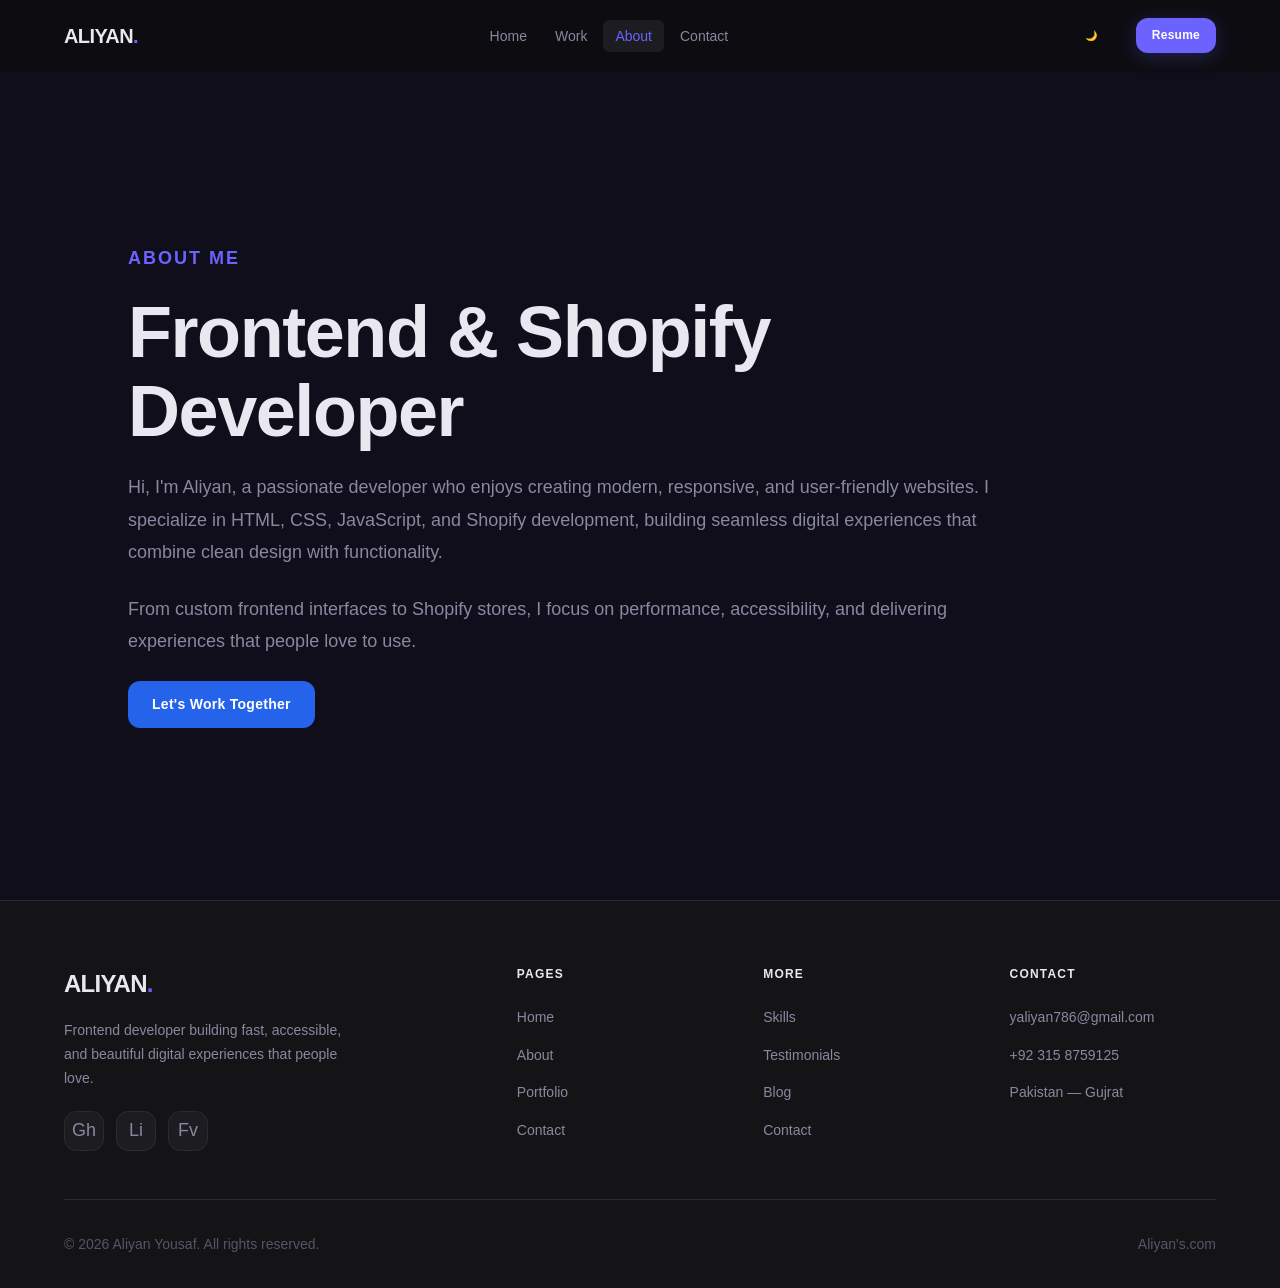
<file: pages/about.html>
<!DOCTYPE html>
<html lang="en" data-theme="dark">
<head>
    <meta charset="UTF-8">
    <meta name="viewport" content="width=device-width, initial-scale=1.0">

    <!-- ══ PRIMARY SEO ══ -->
    <title>About Aliyan Yousaf | Frontend & Shopify Developer</title>
    <meta name="description" content="Meet Aliyan Yousaf, a frontend and Shopify developer building modern, responsive websites and Shopify stores with HTML, CSS, JavaScript, and Liquid.">
    <meta name="keywords" content="Aliyan Yousaf, about Shopify developer, frontend developer bio, Shopify expert Pakistan, web developer experience">
    <meta name="author" content="Aliyan Yousaf">
    <meta name="robots" content="index, follow, max-image-preview:large">
    <link rel="canonical" href="https://aliyan-yousaf.github.io/pages/about.html">

    <!-- ══ FAVICON ══ -->
    <link rel="icon" type="image/png" href="../images/favicon.png">
    <link rel="apple-touch-icon" href="../images/favicon.png">

    <!-- ══ OPEN GRAPH ══ -->
    <meta property="og:type" content="profile">
    <meta property="og:site_name" content="Aliyan Yousaf — Portfolio">
    <meta property="og:title" content="About Aliyan Yousaf | Frontend & Shopify Developer">
    <meta property="og:description" content="Frontend and Shopify developer specializing in modern, responsive, and user-friendly websites and Shopify stores.">
    <meta property="og:url" content="https://aliyan-yousaf.github.io/pages/about.html">
    <meta property="og:image" content="https://aliyan-yousaf.github.io/images/aliyan's.jpeg">
    <meta property="og:image:width" content="1200">
    <meta property="og:image:height" content="1200">
    <meta property="og:image:alt" content="Aliyan Yousaf — Frontend & Shopify Developer">
    <meta property="og:locale" content="en_US">

    <!-- ══ TWITTER CARD ══ -->
    <meta name="twitter:card" content="summary_large_image">
    <meta name="twitter:title" content="About Aliyan Yousaf | Frontend & Shopify Developer">
    <meta name="twitter:description" content="Frontend and Shopify developer specializing in modern, responsive, and user-friendly websites and Shopify stores.">
    <meta name="twitter:image" content="https://aliyan-yousaf.github.io/images/aliyan's.jpeg">
    <meta name="twitter:image:alt" content="Aliyan Yousaf — Frontend & Shopify Developer">

    <!-- ══ THEME COLOR ══ -->
    <meta name="theme-color" content="#080810" media="(prefers-color-scheme: dark)">
    <meta name="theme-color" content="#ffffff" media="(prefers-color-scheme: light)">

    <link rel="stylesheet" href="../animation.css">
    <link rel="stylesheet" href="../style.css">

    <!-- ══ STRUCTURED DATA: Breadcrumb + Person ══ -->
    <script type="application/ld+json">
    {
      "@context": "https://schema.org",
      "@graph": [
        {
          "@type": "BreadcrumbList",
          "itemListElement": [
            { "@type": "ListItem", "position": 1, "name": "Home", "item": "https://aliyan-yousaf.github.io/index.html" },
            { "@type": "ListItem", "position": 2, "name": "About", "item": "https://aliyan-yousaf.github.io/pages/about.html" }
          ]
        },
        {
          "@type": "Person",
          "@id": "https://aliyan-yousaf.github.io/#person",
          "name": "Aliyan Yousaf",
          "url": "https://aliyan-yousaf.github.io/",
          "image": "https://aliyan-yousaf.github.io/images/aliyan's.jpeg",
          "jobTitle": "Frontend & Shopify Developer",
          "description": "Frontend and Shopify developer specializing in modern, responsive, and user-friendly websites and Shopify stores.",
          "email": "mailto:yaliyan786@gmail.com",
          "telephone": "+92-315-8759125",
          "address": {
            "@type": "PostalAddress",
            "addressLocality": "Gujrat",
            "addressCountry": "PK"
          },
          "sameAs": [
            "https://github.com/aliyan-yousaf",
            "https://www.linkedin.com/in/aliyan-yousaf",
            "https://www.fiverr.com/sellers/aliyanyy77"
          ]
        }
      ]
    }
    </script>

  <!-- ══ THEME: instant apply (no flicker) ══ -->
  <script>
    (function(){
      var t = localStorage.getItem('aliyan-theme') || 'dark';
      document.documentElement.setAttribute('data-theme', t);
    })();
  </script>

  <!-- ══ THEME CSS ══ -->
  <style>
    [data-theme="light"] {
      --clr-bg:          #FFFFFF;
      --clr-surface:     #FAFAFF;
      --clr-surface-2:   #EDE9FF;
      --clr-surface-3:   #E4DFFF;
      --clr-border:      #D4CFEE;
      --clr-border-2:    #C2BCEC;
      --clr-accent:      #5B52F0;
      --clr-accent-2:    #FF4D74;
      --clr-accent-3:    #00B894;
      --clr-accent-glow: rgba(91,82,240,0.18);
      --clr-text:        #0F0D2A;
      --clr-text-muted:  #4A4770;
      --clr-text-faint:  #8E8BB0;
      --shadow-sm:       0 1px 4px rgba(91,82,240,0.08);
      --shadow-md:       0 4px 20px rgba(91,82,240,0.12);
      --shadow-lg:       0 8px 40px rgba(91,82,240,0.15);
    }
    [data-theme="light"] body          { background: var(--clr-bg); color: var(--clr-text); }
    [data-theme="light"] .nav          { background: rgba(240,237,255,0.92) !important; border-bottom-color: var(--clr-border) !important; }
    [data-theme="light"] .nav.scrolled { background: rgba(240,237,255,0.98) !important; }
    [data-theme="light"] .nav__mobile  { background: rgba(240,237,255,0.98) !important; }
    [data-theme="light"] .footer       { background: var(--clr-surface) !important; }
    [data-theme="light"] p             { color: var(--clr-text-muted); }
    [data-theme="light"] h1,[data-theme="light"] h2,[data-theme="light"] h3 { color: var(--clr-text); }
    [data-theme="light"] .card         { background: var(--clr-surface); border-color: var(--clr-border); }
    [data-theme="light"] .section__label { color: var(--clr-accent); }
    [data-theme="light"] .section__label::before { background: var(--clr-accent); }

    /* Desktop toggle pill */
    .theme-toggle {
      display: flex; align-items: center;
      width: 44px; height: 24px;
      border-radius: 999px;
      background: var(--clr-surface-2, #1e1e2a);
      border: 1.5px solid var(--clr-border-2, #2e2e42);
      cursor: pointer; position: relative; flex-shrink: 0;
      transition: border-color 250ms ease, background 250ms ease;
    }
    .theme-toggle:hover { border-color: var(--clr-accent, #6C63FF); }
    .theme-toggle__thumb {
      position: absolute; left: 3px;
      width: 16px; height: 16px; border-radius: 50%;
      background: var(--clr-text-muted, #8888A0);
      display: flex; align-items: center; justify-content: center;
      font-size: 10px;
      transition: transform 300ms cubic-bezier(0.34,1.56,0.64,1), background 250ms ease;
    }
    [data-theme="light"] .theme-toggle__thumb {
      transform: translateX(18px);
      background: var(--clr-accent, #5B52F0);
    }
    .tgl-dark  { display: block; }
    .tgl-light { display: none;  }
    [data-theme="light"] .tgl-dark  { display: none;  }
    [data-theme="light"] .tgl-light { display: block; }

    /* Mobile toggle */
    .mob-theme-toggle {
      display: flex; align-items: center; gap: 10px;
      padding: 10px 14px;
      background: var(--clr-surface-2, #1e1e2a);
      border: 1.5px solid var(--clr-border-2, #2e2e42);
      border-radius: 12px; cursor: pointer;
      color: var(--clr-text-muted, #8888A0);
      font-family: inherit; width: 100%;
      transition: border-color 220ms ease, background 220ms ease, color 220ms ease;
    }
    .mob-theme-toggle:hover {
      border-color: var(--clr-accent, #6C63FF);
      color: var(--clr-text, #F4F4FF);
      background: var(--clr-surface-3, #252535);
    }
    .mob-toggle-icon { font-size: 18px; line-height: 1; }
    .mob-toggle-text { font-size: 0.72rem; font-weight: 600; letter-spacing: 0.05em; color: inherit; }
    .mob-toggle-pill {
      width: 32px; height: 18px;
      background: var(--clr-surface-3, #252535);
      border: 1px solid var(--clr-border-2, #2e2e42);
      border-radius: 999px; position: relative; margin-left: auto; flex-shrink: 0;
      transition: background 250ms ease;
    }
    [data-theme="light"] .mob-toggle-pill { background: var(--clr-accent,#5B52F0); border-color: var(--clr-accent,#5B52F0); }
    .mob-toggle-thumb {
      position: absolute; top: 2px; left: 2px;
      width: 12px; height: 12px; border-radius: 50%;
      background: var(--clr-text-muted, #8888A0);
      transition: transform 300ms cubic-bezier(0.34,1.56,0.64,1), background 250ms ease;
    }
    [data-theme="light"] .mob-toggle-thumb { transform: translateX(14px); background: #fff; }

    /* Mobile menu bottom row */
    .mob-nav-bottom {
      display: flex; align-items: center; gap: 10px;
      margin-top: 14px; padding-top: 14px;
      border-top: 1px solid var(--clr-border, #2A2A33);
    }
    .mob-nav-bottom .btn { flex: 1; justify-content: center; }
  </style>
</head>
<body>

<header role="banner">
    <nav class="nav" role="navigation" aria-label="Main navigation">
      <div class="nav__inner">
        <a href="../index.html" class="nav__logo">ALIYAN<span>.</span></a>

        <ul class="nav__menu" role="list">
          <li><a href="../index.html"    class="nav__link">Home</a></li>
          <li><a href="portfolioo.html"  class="nav__link">Work</a></li>
          <li><a href="about.html"       class="nav__link active" aria-current="page">About</a></li>
          <li><a href="contact.html"     class="nav__link">Contact</a></li>
        </ul>

        <div class="nav__actions">
          <button class="theme-toggle" id="themeToggle" aria-label="Toggle dark/light mode">
            <span class="theme-toggle__thumb">
              <span class="tgl-dark">🌙</span>
              <span class="tgl-light">☀️</span>
            </span>
          </button>
          <a href="../images/aliyan'cv.pdf" target="_blank" class="btn btn--primary btn--sm">Resume</a>
        </div>

        <button class="nav__hamburger" aria-label="Toggle menu" aria-expanded="false">
          <span></span><span></span><span></span>
        </button>
      </div>
    </nav>

    <div class="nav__mobile" role="dialog" aria-label="Mobile navigation">
      <a href="../index.html"  class="nav__link">Home</a>
      <a href="portfolioo.html" class="nav__link">Work</a>
      <a href="about.html"     class="nav__link active" aria-current="page">About</a>
      <a href="contact.html"   class="nav__link">Contact</a>
      <div class="mob-nav-bottom">
        <a href="../images/aliyan'cv.pdf" target="_blank" class="btn btn--primary btn--sm">Resume</a>
        <button class="mob-theme-toggle" id="themeToggleMob" aria-label="Toggle dark/light mode">
          <span class="mob-toggle-icon"><span class="tgl-dark">🌙</span><span class="tgl-light">☀️</span></span>
          <span class="mob-toggle-text"><span class="tgl-dark">Dark Mode</span><span class="tgl-light">Light Mode</span></span>
          <span class="mob-toggle-pill"><span class="mob-toggle-thumb"></span></span>
        </button>
      </div>
    </div>
  </header>

  <main id="main">
    <section class="about" aria-labelledby="about-heading">
        <div class="content">
            <span>ABOUT ME</span>
            <h1 id="about-heading">Frontend & Shopify Developer</h1>

            <p>
                Hi, I'm Aliyan, a passionate developer who enjoys creating modern,
                responsive, and user-friendly websites. I specialize in HTML, CSS,
                JavaScript, and Shopify development, building seamless digital
                experiences that combine clean design with functionality.
            </p>

            <p>
                From custom frontend interfaces to Shopify stores, I focus on
                performance, accessibility, and delivering experiences that people
                love to use.
            </p>

            <a href="./contact.html" class="btn">Let's Work Together</a>
        </div>
    </section>
  </main>

    <footer class="footer" role="contentinfo">
    <div class="container">
      <div class="footer__top">
        <div class="footer__brand">
          <a href="../index.html" class="footer__brand-logo">ALIYAN<span>.</span></a>
          <p class="footer__brand-desc">Frontend developer building fast, accessible, and beautiful digital experiences that people love.</p>
          <div class="footer__social">
            <a href="https://github.com/aliyan-yousaf" class="social-icon" aria-label="GitHub">Gh</a>
            <a href="https://www.linkedin.com/in/aliyan-yousaf" class="social-icon" aria-label="LinkedIn">Li</a>
            <a href="https://www.fiverr.com/sellers/aliyanyy77" class="social-icon" aria-label="FIVERR">Fv</a>
          </div>
        </div>

        <nav aria-label="Footer navigation: Pages">
          <div class="footer__col-title">Pages</div>
          <ul class="footer__links">
            <li><a href="../index.html"   class="footer__link">Home</a></li>
            <li><a href="about.html"      class="footer__link">About</a></li>
            <li><a href="portfolioo.html"  class="footer__link">Portfolio</a></li>
            <li><a href="contact.html"    class="footer__link">Contact</a></li>
          </ul>
        </nav>

        <nav aria-label="Footer navigation: More">
          <div class="footer__col-title">More</div>
          <ul class="footer__links">
            <li><a href="#"        class="footer__link">Skills</a></li>
            <li><a href="#"  class="footer__link">Testimonials</a></li>
            <li><a href="#"          class="footer__link">Blog</a></li>
            <li><a href="contact.html"       class="footer__link">Contact</a></li>
          </ul>
        </nav>

        <div>
          <div class="footer__col-title">Contact</div>
          <ul class="footer__links">
            <li><a href="mailto:yaliyan786@gmail.com" class="footer__link">yaliyan786@gmail.com</a></li>
            <li><a href="tel:+923158759125"           class="footer__link">+92 315 8759125</a></li>
            <li><span class="footer__link">Pakistan — Gujrat</span></li>
          </ul>
        </div>
      </div>

      <div class="footer__bottom">
        <p class="footer__copy">© 2026 Aliyan Yousaf. All rights reserved.</p>
        <p class="footer__copy">Aliyan's.com</p>
      </div>
    </div>
  </footer>

  <script src="../main.js"></script>
<style>
    /* ══ THEME TOGGLE ══ */
[data-theme="light"] {
  --bg:          #F0EDFF;
  --surface:     #FAFAFF;
  --surface-2:   #EDE9FF;
  --surface-3:   #E4DFFF;
  --border:      #D4CFEE;
  --border-2:    #C2BCEC;
  --accent:      #5B52F0;
  --accent-2:    #FF4D74;
  --accent-3:    #00B894;
  --accent-glow: rgba(91,82,240,0.18);
  --accent-glow2:rgba(91,82,240,0.06);
  --text:        #000000;
  --text-muted:  #4A4770;
  --text-faint:  #8E8BB0;
  --shadow-sm:   0 1px 4px rgba(91,82,240,0.08);
  --shadow-md:   0 4px 20px rgba(91,82,240,0.12);
  --shadow-lg:   0 8px 40px rgba(91,82,240,0.15);
  --shadow-xl:   0 20px 60px rgba(91,82,240,0.18);
  --glow:        0 0 40px rgba(91,82,240,0.2);
}

[data-theme="light"] body        { background: var(--bg); color: var(--text); }
[data-theme="light"] .nav        { background: rgba(240,237,255,0.9); border-bottom-color: var(--border); }
[data-theme="light"] .nav.scrolled { background: rgba(240,237,255,0.97); }

/* Desktop toggle pill */
.theme-toggle {
  display: flex;
  align-items: center;
  width: 44px;
  height: 24px;
  border-radius: 999px;
  background: var(--surface-3);
  border: 1.5px solid var(--border-2);
  cursor: pointer;
  position: relative;
  flex-shrink: 0;
  transition: border-color 250ms ease, background 250ms ease;
}
.theme-toggle:hover { border-color: var(--accent); }
.theme-toggle__thumb {
  position: absolute;
  left: 3px;
  width: 16px;
  height: 16px;
  border-radius: 50%;
  background: var(--text-muted);
  display: flex;
  align-items: center;
  justify-content: center;
  font-size: 10px;
  transition: transform 300ms cubic-bezier(0.34,1.56,0.64,1), background 250ms ease;
}
[data-theme="light"] .theme-toggle__thumb {
  transform: translateX(18px);
  background: var(--accent);
}
.tgl-dark  { display: block; }
.tgl-light { display: none;  }
[data-theme="light"] .tgl-dark  { display: none;  }
[data-theme="light"] .tgl-light { display: block; }

/* Mobile toggle button (inside mobile menu) */
.mob-theme-toggle {
  display: flex;
  align-items: center;
  gap: 10px;
  padding: 10px 14px;
  background: var(--surface-2);
  border: 1.5px solid var(--border-2);
  border-radius: 12px;
  cursor: pointer;
  color: var(--text-muted);
  font-family: inherit;
  transition: border-color 220ms ease, background 220ms ease, color 220ms ease;
  flex-shrink: 0;
}
.mob-theme-toggle:hover {
  border-color: var(--accent);
  color: var(--text);
  background: var(--surface-3);
}
.mob-toggle-icon { font-size: 18px; line-height: 1; }
.mob-toggle-text { font-size: 0.72rem; font-weight: 600; letter-spacing: 0.04em; }
.mob-toggle-pill {
  width: 32px; height: 18px;
  background: var(--surface-3);
  border: 1px solid var(--border-2);
  border-radius: 999px;
  position: relative;
  margin-left: auto;
  transition: background 250ms ease;
}
[data-theme="light"] .mob-toggle-pill { background: var(--accent); border-color: var(--accent); }
.mob-toggle-thumb {
  position: absolute;
  top: 2px; left: 2px;
  width: 12px; height: 12px;
  border-radius: 50%;
  background: var(--text-muted);
  transition: transform 300ms cubic-bezier(0.34,1.56,0.64,1), background 250ms ease;
}
[data-theme="light"] .mob-toggle-thumb { transform: translateX(14px); background: #fff; }
  </style>
  <!-- ══ THEME TOGGLE JS ══ -->
  <script>
    (function(){
      function applyTheme(next){
        document.documentElement.setAttribute('data-theme', next);
        localStorage.setItem('aliyan-theme', next);
      }
      function initToggles(){
        var d = document.getElementById('themeToggle');
        if(d) d.addEventListener('click', function(){
          applyTheme(document.documentElement.getAttribute('data-theme')==='dark'?'light':'dark');
        });
        var m = document.getElementById('themeToggleMob');
        if(m) m.addEventListener('click', function(e){
          e.stopPropagation();
          applyTheme(document.documentElement.getAttribute('data-theme')==='dark'?'light':'dark');
        });
      }
      if(document.readyState==='loading'){ document.addEventListener('DOMContentLoaded',initToggles); }
      else{ initToggles(); }
    })();
  </script>
</body>
</html>
</file>
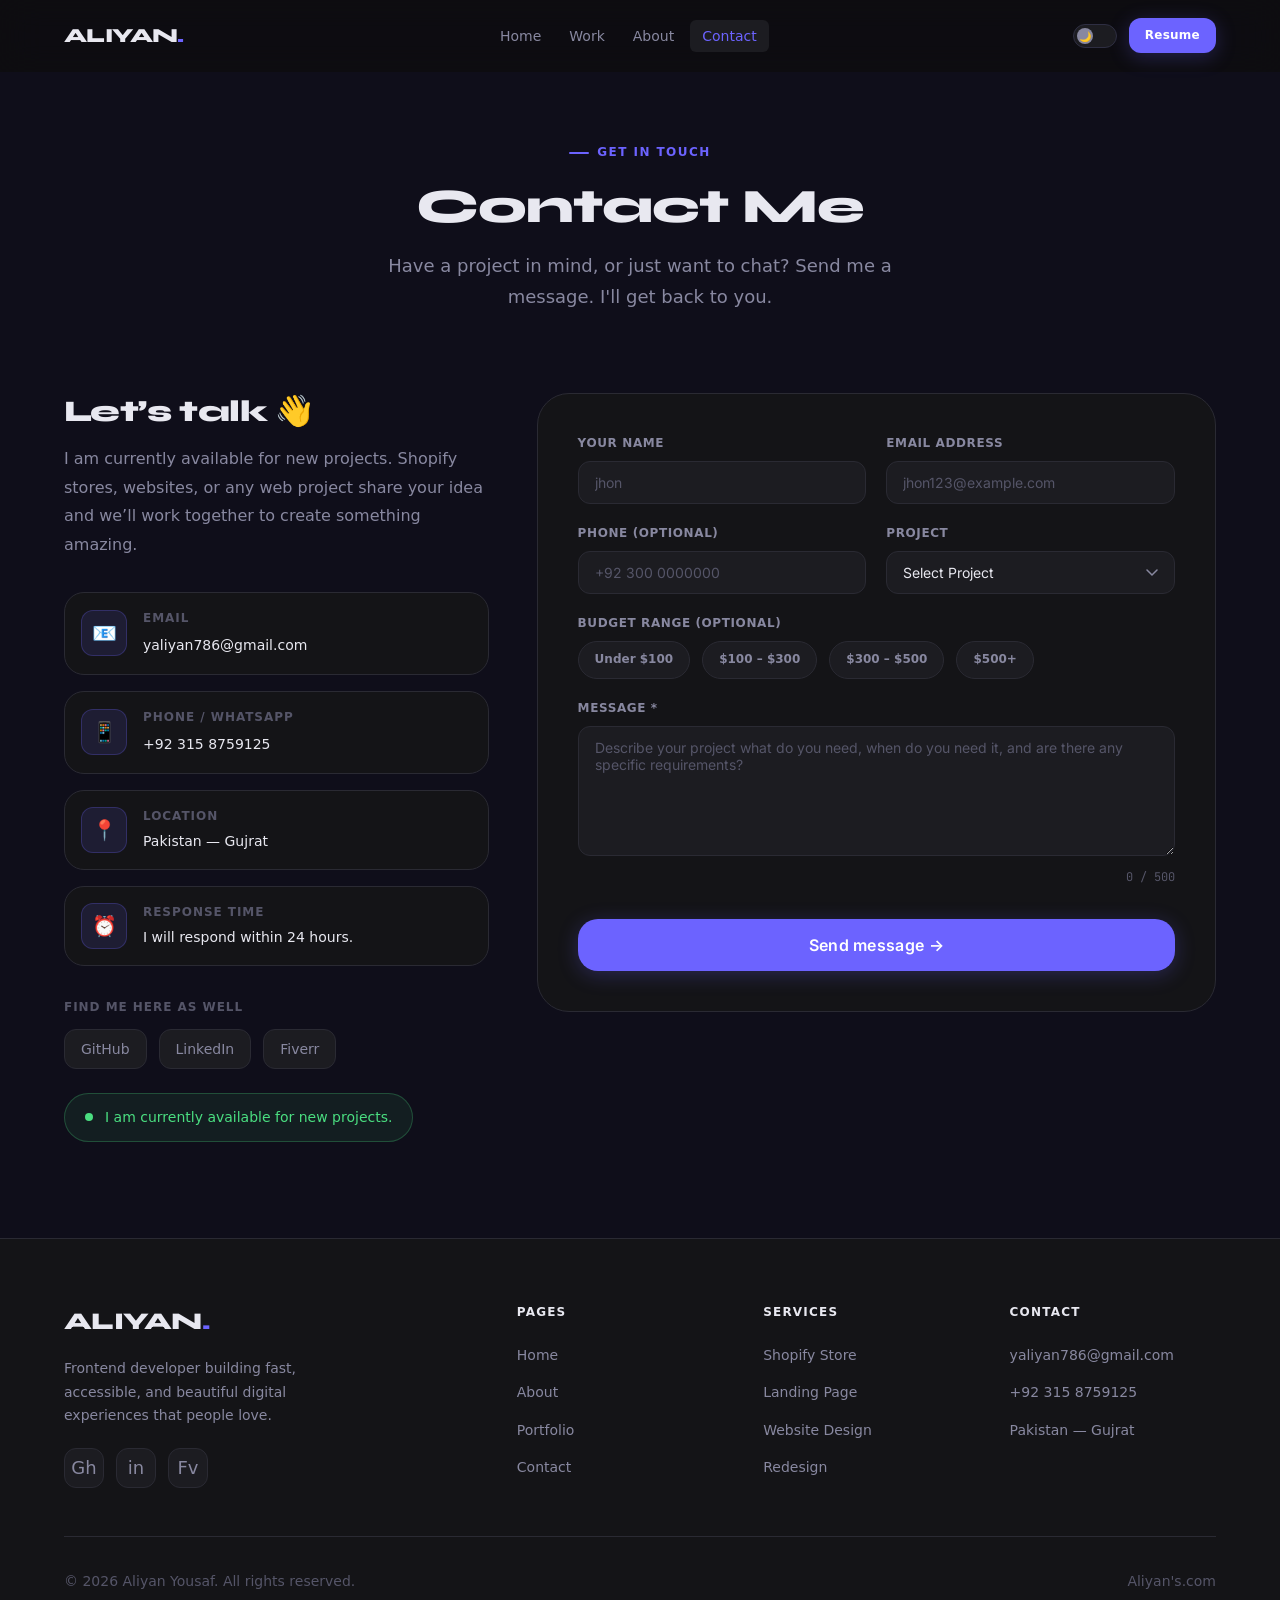
<file: pages/contact.html>
<!DOCTYPE html>
<html lang="en" data-theme="dark">
<head>
  <meta charset="UTF-8" />
  <meta name="viewport" content="width=device-width, initial-scale=1.0" />

  <!-- ══ PRIMARY SEO ══ -->
  <title>Contact Aliyan Yousaf | Hire a Shopify & Web Developer</title>
  <meta name="description" content="Get in touch with Aliyan Yousaf for Shopify store development, website builds, and landing pages. Usually responds within 24 hours. Based in Gujrat, Pakistan." />
  <meta name="keywords" content="hire Shopify developer, contact web developer, Shopify development services, freelance frontend developer, Aliyan Yousaf contact" />
  <meta name="author" content="Aliyan Yousaf" />
  <meta name="robots" content="index, follow, max-image-preview:large" />
  <link rel="canonical" href="https://aliyan-yousaf.github.io/pages/contact.html" />

  <!-- ══ FAVICON ══ -->
  <link rel="icon" type="image/png" href="../images/favicon.png" />
  <link rel="apple-touch-icon" href="../images/favicon.png" />

  <!-- ══ OPEN GRAPH ══ -->
  <meta property="og:type" content="website" />
  <meta property="og:site_name" content="Aliyan Yousaf — Portfolio" />
  <meta property="og:title" content="Contact Aliyan Yousaf | Hire a Shopify & Web Developer" />
  <meta property="og:description" content="Have a project in mind? Reach out to discuss Shopify stores, websites, or landing pages — I'll get back to you within 24 hours." />
  <meta property="og:url" content="https://aliyan-yousaf.github.io/pages/contact.html" />
  <meta property="og:image" content="https://aliyan-yousaf.github.io/images/aliyan's.jpeg" />
  <meta property="og:image:width" content="1200" />
  <meta property="og:image:height" content="1200" />
  <meta property="og:image:alt" content="Contact Aliyan Yousaf — Shopify Developer" />
  <meta property="og:locale" content="en_US" />

  <!-- ══ TWITTER CARD ══ -->
  <meta name="twitter:card" content="summary_large_image" />
  <meta name="twitter:title" content="Contact Aliyan Yousaf | Hire a Shopify & Web Developer" />
  <meta name="twitter:description" content="Have a project in mind? Reach out to discuss Shopify stores, websites, or landing pages — I'll get back to you within 24 hours." />
  <meta name="twitter:image" content="https://aliyan-yousaf.github.io/images/aliyan's.jpeg" />
  <meta name="twitter:image:alt" content="Contact Aliyan Yousaf — Shopify Developer" />

  <!-- ══ THEME COLOR ══ -->
  <meta name="theme-color" content="#080810" media="(prefers-color-scheme: dark)" />
  <meta name="theme-color" content="#ffffff" media="(prefers-color-scheme: light)" />

  <!-- Fonts -->
  <link rel="preconnect" href="https://fonts.googleapis.com" />
  <link rel="preconnect" href="https://fonts.gstatic.com" crossorigin />
  <link href="https://fonts.googleapis.com/css2?family=Syne:wght@400;600;700;800&family=Inter:wght@400;500;600;700&family=JetBrains+Mono:wght@400;600&display=swap" rel="stylesheet" />

  <!-- Contact CSS -->
  <link rel="stylesheet" href="../style.css" />

  <!-- ══ STRUCTURED DATA: Breadcrumb + ContactPage ══ -->
  <script type="application/ld+json">
  {
    "@context": "https://schema.org",
    "@graph": [
      {
        "@type": "BreadcrumbList",
        "itemListElement": [
          { "@type": "ListItem", "position": 1, "name": "Home", "item": "https://aliyan-yousaf.github.io/index.html" },
          { "@type": "ListItem", "position": 2, "name": "Contact", "item": "https://aliyan-yousaf.github.io/pages/contact.html" }
        ]
      },
      {
        "@type": "ContactPage",
        "name": "Contact Aliyan Yousaf",
        "url": "https://aliyan-yousaf.github.io/pages/contact.html",
        "description": "Contact page for Aliyan Yousaf, Shopify and frontend web developer.",
        "mainEntity": {
          "@type": "Person",
          "name": "Aliyan Yousaf",
          "email": "yaliyan786@gmail.com",
          "telephone": "+92-315-8759125",
          "address": {
            "@type": "PostalAddress",
            "addressLocality": "Gujrat",
            "addressCountry": "PK"
          }
        }
      }
    ]
  }
  </script>

  <!-- ══ THEME: instant apply (no flicker) ══ -->
  <script>
    (function(){
      var t = localStorage.getItem('aliyan-theme') || 'dark';
      document.documentElement.setAttribute('data-theme', t);
    })();
  </script>

  <!-- ══ THEME CSS ══ -->
  <style>
    [data-theme="light"] {
      --clr-bg:          #FFFFFF;
      --clr-surface:     #FAFAFF;
      --clr-surface-2:   #EDE9FF;
      --clr-surface-3:   #E4DFFF;
      --clr-border:      #D4CFEE;
      --clr-border-2:    #C2BCEC;
      --clr-accent:      #5B52F0;
      --clr-accent-2:    #FF4D74;
      --clr-accent-3:    #00B894;
      --clr-accent-glow: rgba(91,82,240,0.18);
      --clr-text:        #0F0D2A;
      --clr-text-muted:  #4A4770;
      --clr-text-faint:  #8E8BB0;
      --shadow-sm:       0 1px 4px rgba(91,82,240,0.08);
      --shadow-md:       0 4px 20px rgba(91,82,240,0.12);
      --shadow-lg:       0 8px 40px rgba(91,82,240,0.15);
    }
    [data-theme="light"] body          { background: var(--clr-bg); color: var(--clr-text); }
    [data-theme="light"] .nav          { background: rgba(240,237,255,0.92) !important; border-bottom-color: var(--clr-border) !important; }
    [data-theme="light"] .nav.scrolled { background: rgba(240,237,255,0.98) !important; }
    [data-theme="light"] .nav__mobile  { background: rgba(240,237,255,0.98) !important; }
    [data-theme="light"] .footer       { background: var(--clr-surface) !important; }
    [data-theme="light"] p             { color: var(--clr-text-muted); }
    [data-theme="light"] h1,[data-theme="light"] h2,[data-theme="light"] h3 { color: var(--clr-text); }
    [data-theme="light"] .card         { background: var(--clr-surface); border-color: var(--clr-border); }
    [data-theme="light"] .section__label { color: var(--clr-accent); }
    [data-theme="light"] .section__label::before { background: var(--clr-accent); }

    /* Desktop toggle pill */
    .theme-toggle {
      display: flex; align-items: center;
      width: 44px; height: 24px;
      border-radius: 999px;
      background: var(--clr-surface-2, #1e1e2a);
      border: 1.5px solid var(--clr-border-2, #2e2e42);
      cursor: pointer; position: relative; flex-shrink: 0;
      transition: border-color 250ms ease, background 250ms ease;
    }
    .theme-toggle:hover { border-color: var(--clr-accent, #6C63FF); }
    .theme-toggle__thumb {
      position: absolute; left: 3px;
      width: 16px; height: 16px; border-radius: 50%;
      background: var(--clr-text-muted, #8888A0);
      display: flex; align-items: center; justify-content: center;
      font-size: 10px;
      transition: transform 300ms cubic-bezier(0.34,1.56,0.64,1), background 250ms ease;
    }
    [data-theme="light"] .theme-toggle__thumb {
      transform: translateX(18px);
      background: var(--clr-accent, #5B52F0);
    }
    .tgl-dark  { display: block; }
    .tgl-light { display: none;  }
    [data-theme="light"] .tgl-dark  { display: none;  }
    [data-theme="light"] .tgl-light { display: block; }

    /* Mobile toggle */
    .mob-theme-toggle {
      display: flex; align-items: center; gap: 10px;
      padding: 10px 14px;
      background: var(--clr-surface-2, #1e1e2a);
      border: 1.5px solid var(--clr-border-2, #2e2e42);
      border-radius: 12px; cursor: pointer;
      color: var(--clr-text-muted, #8888A0);
      font-family: inherit; width: 100%;
      transition: border-color 220ms ease, background 220ms ease, color 220ms ease;
    }
    .mob-theme-toggle:hover {
      border-color: var(--clr-accent, #6C63FF);
      color: var(--clr-text, #F4F4FF);
      background: var(--clr-surface-3, #252535);
    }
    .mob-toggle-icon { font-size: 18px; line-height: 1; }
    .mob-toggle-text { font-size: 0.72rem; font-weight: 600; letter-spacing: 0.05em; color: inherit; }
    .mob-toggle-pill {
      width: 32px; height: 18px;
      background: var(--clr-surface-3, #252535);
      border: 1px solid var(--clr-border-2, #2e2e42);
      border-radius: 999px; position: relative; margin-left: auto; flex-shrink: 0;
      transition: background 250ms ease;
    }
    [data-theme="light"] .mob-toggle-pill { background: var(--clr-accent,#5B52F0); border-color: var(--clr-accent,#5B52F0); }
    .mob-toggle-thumb {
      position: absolute; top: 2px; left: 2px;
      width: 12px; height: 12px; border-radius: 50%;
      background: var(--clr-text-muted, #8888A0);
      transition: transform 300ms cubic-bezier(0.34,1.56,0.64,1), background 250ms ease;
    }
    [data-theme="light"] .mob-toggle-thumb { transform: translateX(14px); background: #fff; }

    /* Mobile menu bottom row */
    .mob-nav-bottom {
      display: flex; align-items: center; gap: 10px;
      margin-top: 14px; padding-top: 14px;
      border-top: 1px solid var(--clr-border, #2A2A33);
    }
    .mob-nav-bottom .btn { flex: 1; justify-content: center; }
  </style>
</head>
<body>

  <!-- ── Navigation ── -->
  <header role="banner">
    <nav class="nav" role="navigation" aria-label="Main navigation">
      <div class="nav__inner">
        <a href="../index.html" class="nav__logo">ALIYAN<span>.</span></a>

        <ul class="nav__menu" role="list">
          <li><a href="../index.html"   class="nav__link">Home</a></li>
          <li><a href="portfolioo.html"  class="nav__link">Work</a></li>
          <li><a href="about.html"      class="nav__link">About</a></li>
          <li><a href="contact.html"    class="nav__link active" aria-current="page">Contact</a></li>
        </ul>

        <div class="nav__actions">
          <button class="theme-toggle" id="themeToggle" aria-label="Toggle dark/light mode">
            <span class="theme-toggle__thumb">
              <span class="tgl-dark">🌙</span>
              <span class="tgl-light">☀️</span>
            </span>
          </button>
          <a href="../images/aliyan'cv.pdf" target="_blank" class="btn btn--primary btn--sm">Resume</a>
        </div>

        <button class="nav__hamburger" aria-label="Toggle menu" aria-expanded="false">
          <span></span><span></span><span></span>
        </button>
      </div>
    </nav>

    <!-- Mobile Menu -->
    <div class="nav__mobile" role="dialog" aria-label="Mobile navigation">
      <a href="../index.html"    class="nav__link">Home</a>
      <a href="portfolioo.html"  class="nav__link">Work</a>
      <a href="about.html"       class="nav__link">About</a>
      <a href="contact.html"     class="nav__link active" aria-current="page">Contact</a>
      <div class="mob-nav-bottom">
        <a href="../images/aliyan'cv.pdf" target="_blank" class="btn btn--primary btn--sm">Resume</a>
        <button class="mob-theme-toggle" id="themeToggleMob" aria-label="Toggle dark/light mode">
          <span class="mob-toggle-icon"><span class="tgl-dark">🌙</span><span class="tgl-light">☀️</span></span>
          <span class="mob-toggle-text"><span class="tgl-dark">Dark Mode</span><span class="tgl-light">Light Mode</span></span>
          <span class="mob-toggle-pill"><span class="mob-toggle-thumb"></span></span>
        </button>
      </div>
    </div>
  </header>

  <main id="main">

    <!-- ── Page Header ── -->
    <section class="page-header" style="background: var(--clr-bg)">
      <div class="page-header__bg" aria-hidden="true">
        <div class="page-header__blob page-header__blob--1"></div>
      </div>
      <div class="container">
        <div class="section__label reveal">Get In Touch</div>
        <h1 class="page-header__title reveal">Contact Me</h1>
        <p class="page-header__subtitle reveal">
          Have a project in mind, or just want to chat? Send me a message. I'll get back to you.

        </p>
      </div>
    </section>

    <!-- ── Contact Section ── -->
    <section class="section" style="padding-top: var(--space-4);">
      <div class="container">
        <div class="contact-grid">

          <!-- ── Left: Info ── -->
          <div class="contact-info reveal">

            <h2 class="contact-info__heading">Let’s talk <span>👋</span></h2>
            <p class="contact-info__intro">
              I am currently available for new projects. Shopify stores, websites, or any web project share your idea and we’ll work together to create something amazing.
            </p>

            <!-- Contact Items -->
            <div class="contact-items">

              <div class="contact-item">
                <div class="contact-item__icon">📧</div>
                <div>
                  <div class="contact-item__label">Email</div>
                  <a href="mailto:yaliyan786@gmail.com" class="contact-item__value">yaliyan786@gmail.com</a>
                </div>
              </div>

              <div class="contact-item">
                <div class="contact-item__icon">📱</div>
                <div>
                  <div class="contact-item__label">Phone / WhatsApp</div>
                  <a href="https://wa.me/923158759125" target="_blank" class="contact-item__value">+92 315 8759125</a>
                </div>
              </div>

              <div class="contact-item">
                <div class="contact-item__icon">📍</div>
                <div>
                  <div class="contact-item__label">Location</div>
                  <div class="contact-item__value">Pakistan — Gujrat</div>
                </div>
              </div>

              <div class="contact-item">
                <div class="contact-item__icon">⏰</div>
                <div>
                  <div class="contact-item__label">Response Time</div>
                  <div class="contact-item__value">I will respond within 24 hours.</div>
                </div>
              </div>

            </div>

            <!-- Social Links -->
            <div class="contact-social-wrap">
              <div class="contact-social-label">Find me here as well</div>
              <div class="contact-social">
                <a href="https://github.com/aliyan-yousaf" class="social-btn" target="_blank" rel="noopener">
                  <span class="social-btn__icon"></span>
                  <span>GitHub</span>
                </a>
                <a href="https://www.linkedin.com/in/aliyan-yousaf" class="social-btn" target="_blank" rel="noopener">
                  <span class="social-btn__icon"></span>
                  <span>LinkedIn</span>
                </a>
                <a href="https://www.fiverr.com/sellers/aliyanyy77" class="social-btn" target="_blank" rel="noopener">
                  <span class="social-btn__icon"></span>
                  <span>Fiverr</span>
                </a>
              </div>
            </div>

            <!-- Availability Badge -->
            <div class="availability-badge">
              <span class="availability-dot"></span>
              <span>I am currently available for new projects.</span>
            </div>

          </div>

          <!-- ── Right: Form ── -->
          <div class="contact-form-wrap reveal">
            <form class="contact-form" id="contactForm" action="https://api.web3forms.com/submit" method="POST" novalidate>

              <!-- Web3Forms Access Key -->
              <input type="hidden" name="access_key" value="c1d5bf3e-f32b-4e3a-ae8b-70b92dba5211">
              <input type="hidden" name="subject" value="New message from portfolio contact form">
              <input type="hidden" name="from_name" value="Aliyan Portfolio Website">
              <input type="checkbox" name="botcheck" style="display:none" tabindex="-1" autocomplete="off">

              <div class="form-grid">

                <!-- Name -->
                <div class="form-group">
                  <label class="form-label" for="name">Your name</label>
                  <input
                    type="text"
                    id="name"
                    name="name"
                    class="form-input"
                    placeholder="jhon"
                    required
                  />
                  <span class="form-error" id="nameError">Do include your name</span>
                </div>

                <!-- Email -->
                <div class="form-group">
                  <label class="form-label" for="email">Email Address</label>
                  <input
                    type="email"
                    id="email"
                    name="email"
                    class="form-input"
                    placeholder="jhon123@example.com"
                    required
                  />
                  <span class="form-error" id="emailError">Enter a valid email address.</span>
                </div>

                <!-- Phone -->
                <div class="form-group">
                  <label class="form-label" for="phone">Phone (Optional)</label>
                  <input
                    type="tel"
                    id="phone"
                    name="phone"
                    class="form-input"
                    placeholder="+92 300 0000000"
                  />
                </div>

                <!-- Subject -->
                <div class="form-group">
                  <label class="form-label" for="subject">Project</label>
                  <select id="subject" name="project_type" class="form-input form-select" required>
                    <option value="" disabled selected>Select Project</option>
                    <option value="shopify">Shopify Store</option>
                    <option value="website">Website Development</option>
                    <option value="landing">Landing Page</option>
                    <option value="redesign">Website Redesign</option>
                    <option value="other">Other</option>
                  </select>
                  <span class="form-error" id="subjectError">Please select a subject.</span>
                </div>

                <!-- Budget -->
                <div class="form-group form-group--full">
                  <label class="form-label" for="budget">Budget Range (Optional)</label>
                  <div class="budget-options">
                    <label class="budget-chip">
                      <input type="radio" name="budget" value="under-100">
                      <span>Under $100</span>
                    </label>
                    <label class="budget-chip">
                      <input type="radio" name="budget" value="100-300">
                      <span>$100 – $300</span>
                    </label>
                    <label class="budget-chip">
                      <input type="radio" name="budget" value="300-500">
                      <span>$300 – $500</span>
                    </label>
                    <label class="budget-chip">
                      <input type="radio" name="budget" value="500+">
                      <span>$500+</span>
                    </label>
                  </div>
                </div>

                <!-- Message -->
                <div class="form-group form-group--full">
                  <label class="form-label" for="message">Message *</label>
                  <textarea
                    id="message"
                    name="message"
                    class="form-textarea"
                    rows="5"
                    placeholder="Describe your project what do you need, when do you need it, and are there any specific requirements?"
                    required
                  ></textarea>
                  <span class="form-error" id="messageError">Please write a message.</span>
                  <div class="char-count"><span id="charCount">0</span> / 500</div>
                </div>

              </div>

              <!-- Submit -->
              <button type="submit" class="btn btn--primary btn--lg form-submit" id="submitBtn">
                <span class="submit-text">Send message →</span>
                <span class="submit-loading" style="display:none;">Sending...</span>
              </button>

              <!-- Success Message -->
              <div class="form-success" id="formSuccess">
                ✅ Thank you! Your message has been received. I will reply soon.
              </div>

              <!-- Error Message -->
              <div class="form-success" id="formError" style="display:none; background:#FF6584; color:#fff;">
                ❌ Something went wrong. Please try again or email me directly.
              </div>

            </form>
          </div>

        </div>
      </div>
    </section>

   

  </main>

  <!-- ── Footer ── -->
  <footer class="footer" role="contentinfo">
    <div class="container">
      <div class="footer__top">
        <div class="footer__brand">
          <a href="../index.html" class="footer__brand-logo">ALIYAN<span>.</span></a>
          <p class="footer__brand-desc">Frontend developer building fast, accessible, and beautiful digital experiences that people love.</p>
          <div class="footer__social">
            <a href="https://github.com/aliyan-yousaf" class="social-icon" aria-label="GitHub">Gh</a>
            <a href="https://www.linkedin.com/in/aliyan-yousaf" class="social-icon" aria-label="LinkedIn">in</a>
            <a href="https://www.fiverr.com/sellers/aliyanyy77" class="social-icon" aria-label="Fiverr">Fv</a>
          </div>
        </div>

        <nav aria-label="Footer navigation: Pages">
          <div class="footer__col-title">Pages</div>
          <ul class="footer__links">
            <li><a href="../index.html"  class="footer__link">Home</a></li>
            <li><a href="about.html"     class="footer__link">About</a></li>
            <li><a href="portfolioo.html" class="footer__link">Portfolio</a></li>
            <li><a href="contact.html"   class="footer__link">Contact</a></li>
          </ul>
        </nav>

        <nav aria-label="Footer navigation: More">
          <div class="footer__col-title">Services</div>
          <ul class="footer__links">
            <li><a href="portfolioo.html" class="footer__link">Shopify Store</a></li>
            <li><a href="portfolioo.html" class="footer__link">Landing Page</a></li>
            <li><a href="portfolioo.html" class="footer__link">Website Design</a></li>
            <li><a href="portfolioo.html" class="footer__link">Redesign</a></li>
          </ul>
        </nav>

        <div>
          <div class="footer__col-title">Contact</div>
          <ul class="footer__links">
            <li><a href="mailto:yaliyan786@gmail.com" class="footer__link">yaliyan786@gmail.com</a></li>
            <li><a href="tel:+923158759125" class="footer__link">+92 315 8759125</a></li>
            <li><span class="footer__link">Pakistan — Gujrat</span></li>
          </ul>
        </div>
      </div>

      <div class="footer__bottom">
        <p class="footer__copy">© 2026 Aliyan Yousaf. All rights reserved.</p>
        <p class="footer__copy">Aliyan's.com</p>
      </div>
    </div>
  </footer>

  <!-- Back to top -->
  <a href="#main" class="back-to-top" aria-label="Back to top">↑</a>

  <!-- Contact JS (inline) -->
  <script>
    'use strict';

    /* ── Nav Scroll ── */
    const nav = document.querySelector('.nav');
    window.addEventListener('scroll', () => {
      nav && nav.classList.toggle('scrolled', window.scrollY > 10);
    }, { passive: true });



    /* ── Scroll Reveal ── */
    const revealEls = document.querySelectorAll('.reveal, .reveal-stagger');
    const ro = new IntersectionObserver(entries => {
      entries.forEach(e => { if (e.isIntersecting) { e.target.classList.add('revealed'); ro.unobserve(e.target); } });
    }, { threshold: 0.1, rootMargin: '0px 0px -60px 0px' });
    revealEls.forEach(el => ro.observe(el));

    /* ── Char Counter ── */
    const msgEl = document.getElementById('message');
    const charEl = document.getElementById('charCount');
    if (msgEl && charEl) {
      msgEl.addEventListener('input', () => {
        const len = msgEl.value.length;
        charEl.textContent = len;
        charEl.style.color = len > 450 ? '#FF6584' : '';
        if (len > 500) msgEl.value = msgEl.value.slice(0, 500);
      });
    }

    /* ── Form Validation & Submit (Web3Forms) ── */
    const form = document.getElementById('contactForm');
    if (form) {
      form.addEventListener('submit', function(e) {
        e.preventDefault();
        let valid = true;

        const name    = document.getElementById('name');
        const email   = document.getElementById('email');
        const subject = document.getElementById('subject');
        const message = document.getElementById('message');

        // Reset errors
        document.querySelectorAll('.form-error').forEach(el => el.classList.remove('visible'));
        document.querySelectorAll('.form-input, .form-textarea').forEach(el => el.classList.remove('error'));
        document.getElementById('formError').style.display = 'none';

        // Validate
        if (!name.value.trim()) {
          document.getElementById('nameError').classList.add('visible');
          name.classList.add('error'); valid = false;
        }
        if (!email.value.trim() || !/^\S+@\S+\.\S+$/.test(email.value)) {
          document.getElementById('emailError').classList.add('visible');
          email.classList.add('error'); valid = false;
        }
        if (!subject.value) {
          document.getElementById('subjectError').classList.add('visible');
          subject.classList.add('error'); valid = false;
        }
        if (!message.value.trim() || message.value.trim().length < 10) {
          document.getElementById('messageError').classList.add('visible');
          message.classList.add('error'); valid = false;
        }

        if (!valid) return;

        // Submit via Web3Forms
        const btn = document.getElementById('submitBtn');
        btn.querySelector('.submit-text').style.display = 'none';
        btn.querySelector('.submit-loading').style.display = 'inline';
        btn.disabled = true;

        const formData = new FormData(form);

        fetch('https://api.web3forms.com/submit', {
          method: 'POST',
          headers: { 'Accept': 'application/json' },
          body: formData
        })
        .then(res => res.json())
        .then(data => {
          btn.querySelector('.submit-text').style.display = 'inline';
          btn.querySelector('.submit-loading').style.display = 'none';
          btn.disabled = false;

          if (data.success) {
            document.getElementById('formSuccess').classList.add('visible');
            form.reset();
            if (charEl) charEl.textContent = '0';
            setTimeout(() => document.getElementById('formSuccess').classList.remove('visible'), 5000);
          } else {
            document.getElementById('formError').style.display = 'block';
          }
        })
        .catch(() => {
          btn.querySelector('.submit-text').style.display = 'inline';
          btn.querySelector('.submit-loading').style.display = 'none';
          btn.disabled = false;
          document.getElementById('formError').style.display = 'block';
        });
      });
    }

    /* ── Back to Top ── */
    const btt = document.querySelector('.back-to-top');
    if (btt) {
      window.addEventListener('scroll', () => btt.classList.toggle('visible', window.scrollY > 400), { passive: true });
      btt.addEventListener('click', e => { e.preventDefault(); window.scrollTo({ top: 0, behavior: 'smooth' }); });
    }

    /* ── Page Enter ── */
    const main = document.querySelector('main');
    if (main) {
      main.style.cssText = 'opacity:0;transform:translateY(16px);transition:opacity .5s ease,transform .5s ease';
      setTimeout(() => main.style.cssText = 'opacity:1;transform:translateY(0);transition:opacity .5s ease,transform .5s ease', 50);
    }
  </script>
  <script src="../main.js"></script>
  <!-- ══ THEME TOGGLE JS ══ -->
  <script>
    (function(){
      function applyTheme(next){
        document.documentElement.setAttribute('data-theme', next);
        localStorage.setItem('aliyan-theme', next);
      }
      function initToggles(){
        var d = document.getElementById('themeToggle');
        if(d) d.addEventListener('click', function(){
          applyTheme(document.documentElement.getAttribute('data-theme')==='dark'?'light':'dark');
        });
        var m = document.getElementById('themeToggleMob');
        if(m) m.addEventListener('click', function(e){
          e.stopPropagation();
          applyTheme(document.documentElement.getAttribute('data-theme')==='dark'?'light':'dark');
        });
      }
      if(document.readyState==='loading'){ document.addEventListener('DOMContentLoaded',initToggles); }
      else{ initToggles(); }
    })();
  </script>
</body>
</html>
</file>
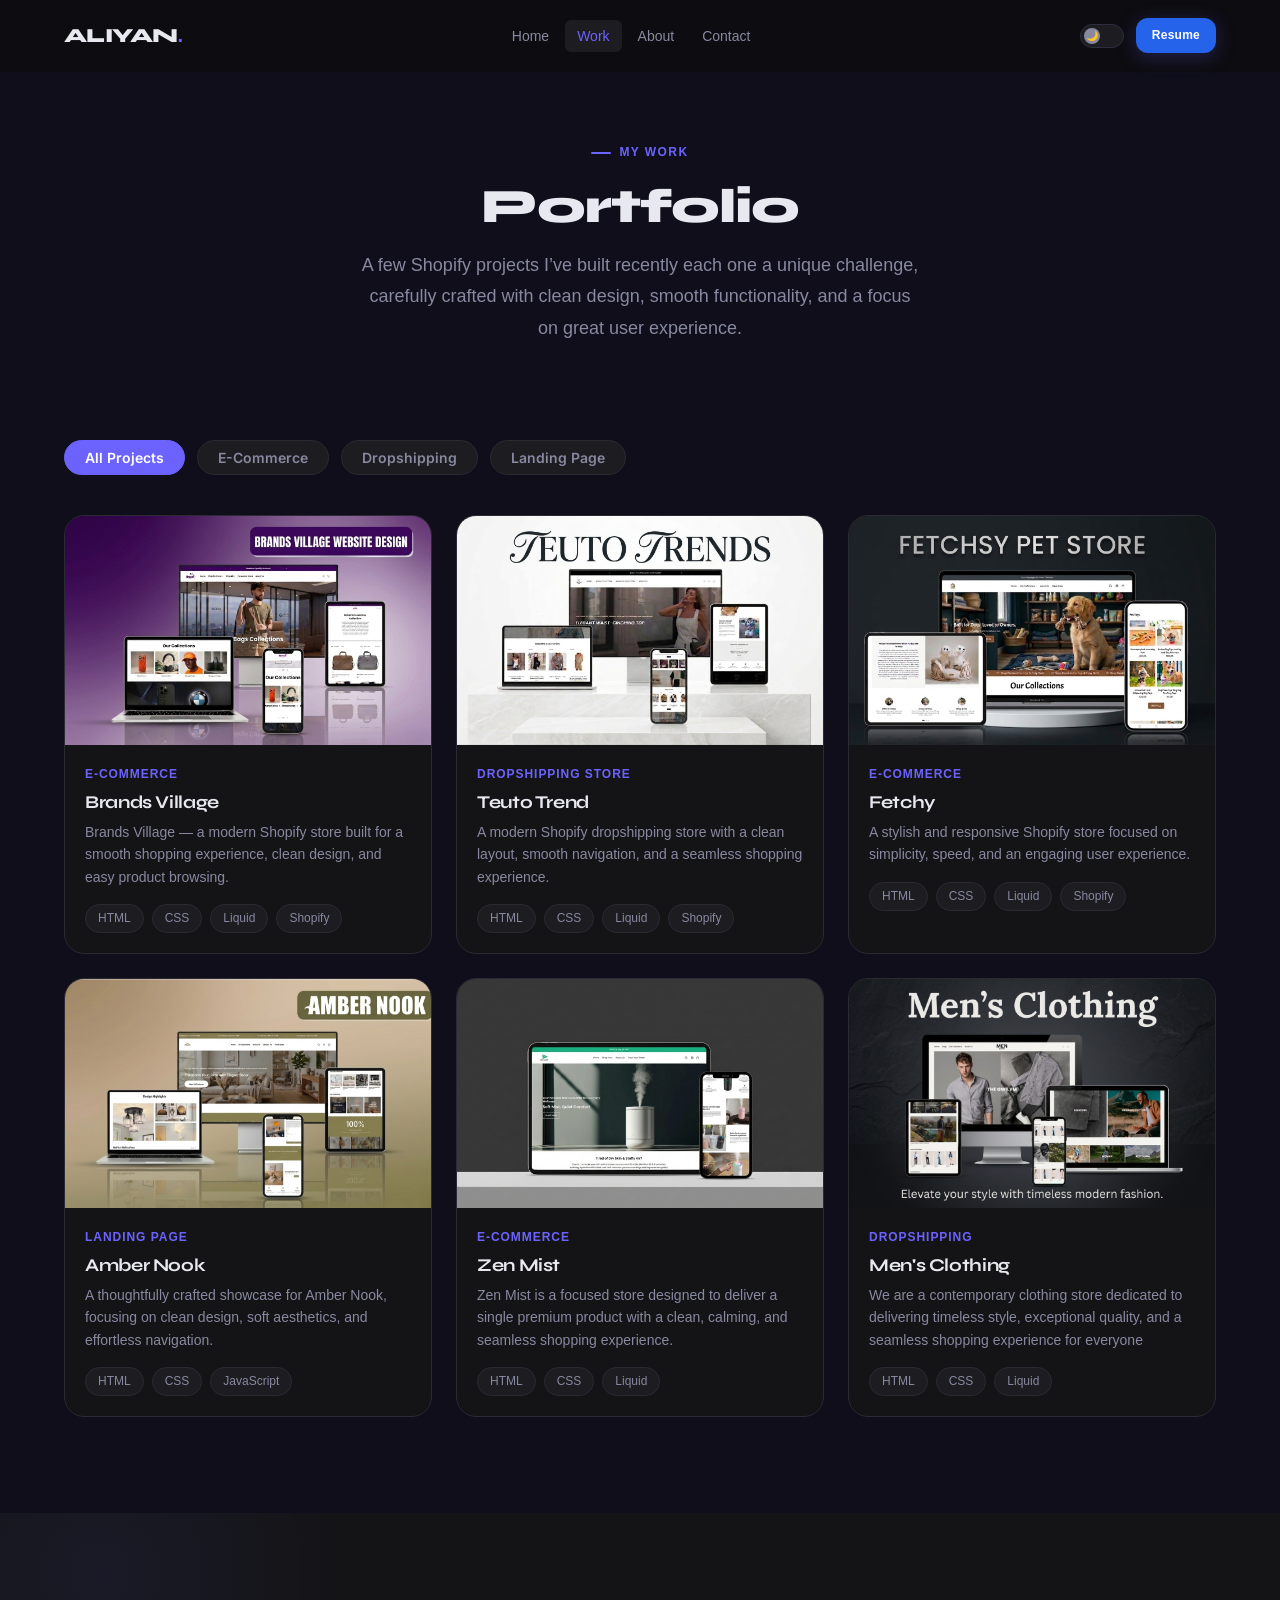
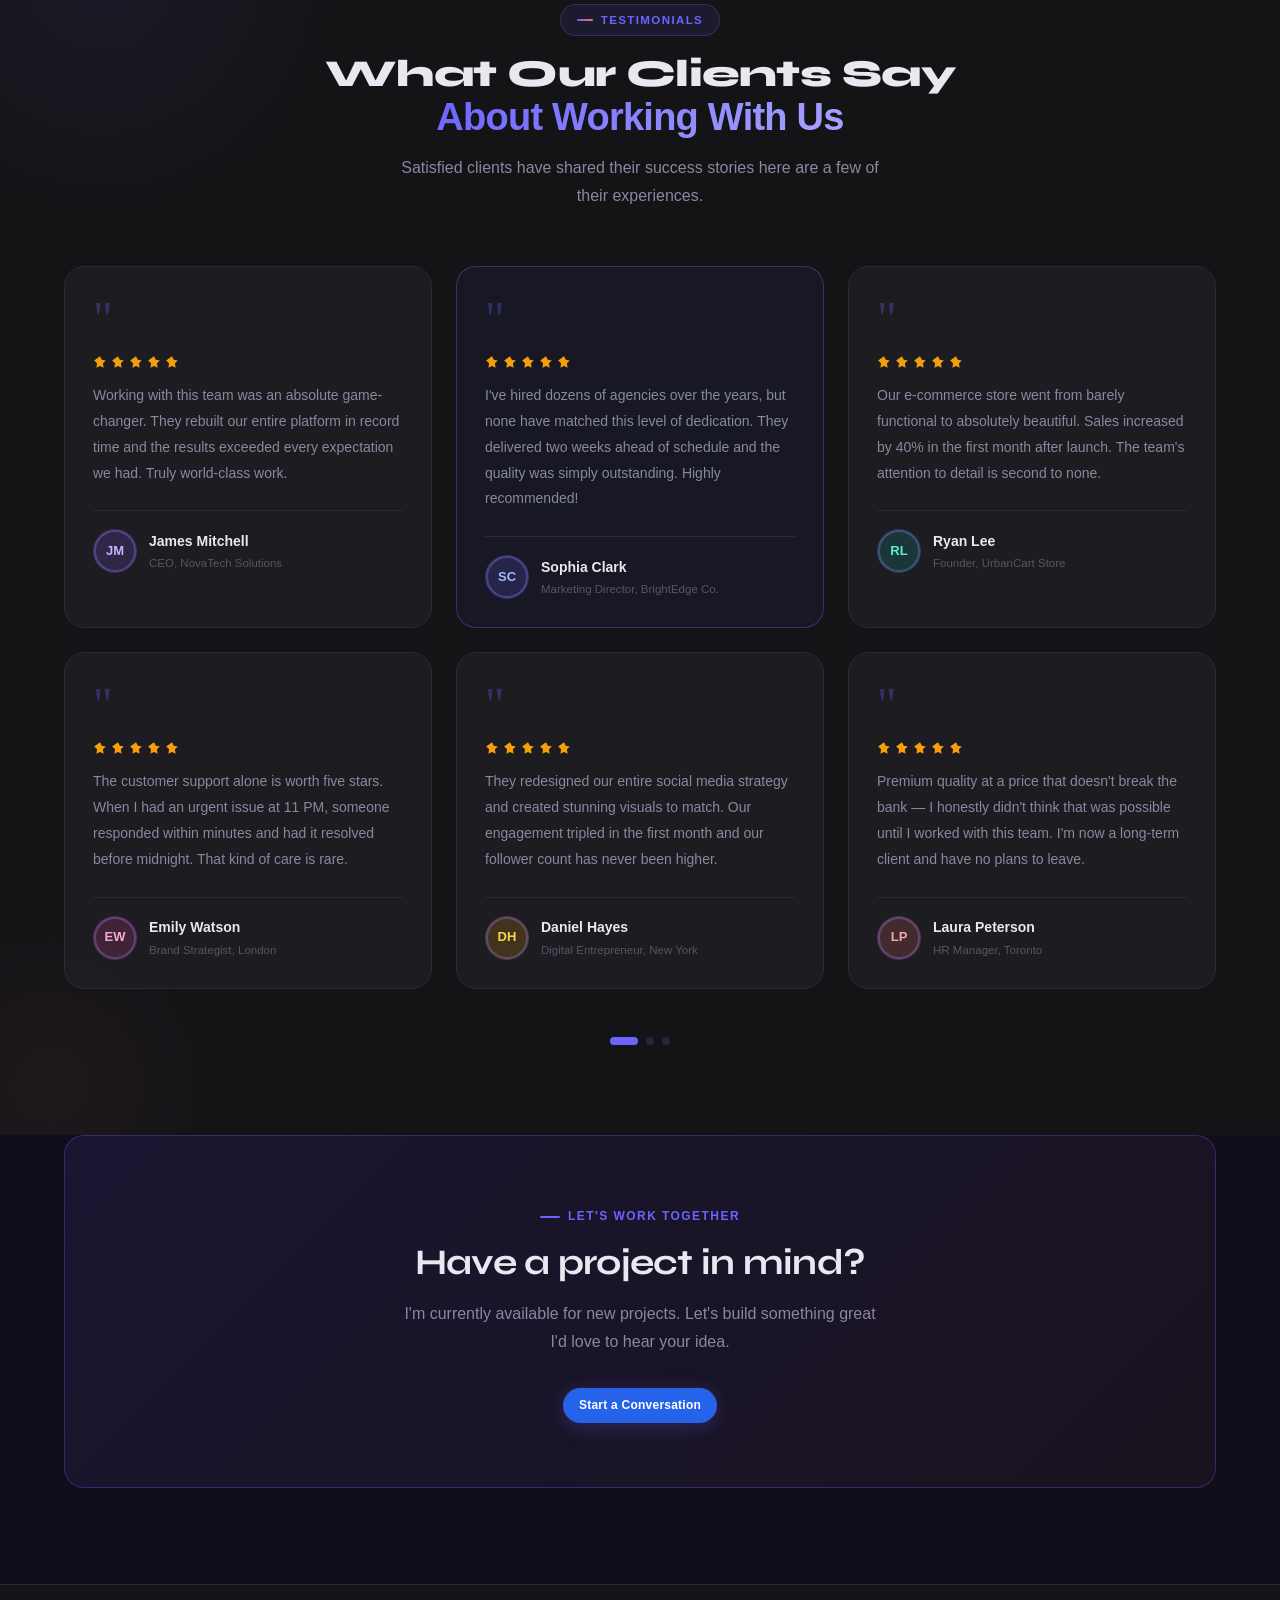
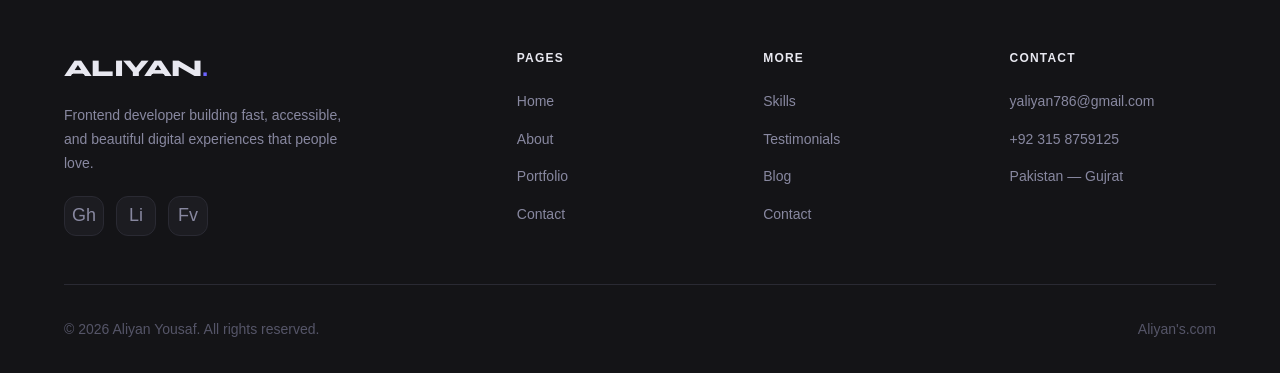
<file: pages/portfolioo.html>
<!DOCTYPE html>
<html lang="en" data-theme="dark">
<head>
  <meta charset="UTF-8" />
  <meta name="viewport" content="width=device-width, initial-scale=1.0" />

  <!-- ══ PRIMARY SEO ══ -->
  <title>Shopify & Web Development Portfolio — Aliyan Yousaf</title>
  <meta name="description" content="Explore Aliyan Yousaf's portfolio of Shopify stores, dropshipping sites, and landing pages — including Brands Village, Teuto Trend, and Fetchy." />
  <meta name="keywords" content="Shopify portfolio, Shopify developer projects, dropshipping store examples, e-commerce website design, landing page design, Aliyan Yousaf portfolio" />
  <meta name="author" content="Aliyan Yousaf" />
  <meta name="robots" content="index, follow, max-image-preview:large" />
  <link rel="canonical" href="https://aliyan-yousaf.github.io/pages/portfolioo.html" />

  <!-- ══ FAVICON ══ -->
  <link rel="icon" type="image/png" href="../images/favicon.png" />
  <link rel="apple-touch-icon" href="../images/favicon.png" />

  <!-- ══ OPEN GRAPH ══ -->
  <meta property="og:type" content="website" />
  <meta property="og:site_name" content="Aliyan Yousaf — Portfolio" />
  <meta property="og:title" content="Shopify & Web Development Portfolio — Aliyan Yousaf" />
  <meta property="og:description" content="A showcase of Shopify stores, dropshipping sites, and landing pages built with clean design, smooth functionality, and a focus on user experience." />
  <meta property="og:url" content="https://aliyan-yousaf.github.io/pages/portfolioo.html" />
  <meta property="og:image" content="https://aliyan-yousaf.github.io/images/work1.png" />
  <meta property="og:image:width" content="1200" />
  <meta property="og:image:height" content="750" />
  <meta property="og:image:alt" content="Aliyan Yousaf portfolio — Shopify store project showcase" />
  <meta property="og:locale" content="en_US" />

  <!-- ══ TWITTER CARD ══ -->
  <meta name="twitter:card" content="summary_large_image" />
  <meta name="twitter:title" content="Shopify & Web Development Portfolio — Aliyan Yousaf" />
  <meta name="twitter:description" content="A showcase of Shopify stores, dropshipping sites, and landing pages built with clean design, smooth functionality, and a focus on user experience." />
  <meta name="twitter:image" content="https://aliyan-yousaf.github.io/images/work1.png" />
  <meta name="twitter:image:alt" content="Aliyan Yousaf portfolio — Shopify store project showcase" />

  <!-- ══ THEME COLOR ══ -->
  <meta name="theme-color" content="#080810" media="(prefers-color-scheme: dark)" />
  <meta name="theme-color" content="#ffffff" media="(prefers-color-scheme: light)" />

  <!-- Fonts -->
  <link rel="preconnect" href="https://fonts.googleapis.com" />
  <link rel="preconnect" href="https://fonts.gstatic.com" crossorigin />
  <link href="https://fonts.googleapis.com/css2?family=Syne:wght@400;600;700;800&family=Inter:wght@400;500;600;700&family=JetBrains+Mono:wght@400;600&display=swap" rel="stylesheet" />

  <link rel="stylesheet" href="../style.css" />
  <link rel="stylesheet" href="../animation.css" />

  <!-- ══ STRUCTURED DATA: Breadcrumb + ItemList of Projects ══ -->
  <script type="application/ld+json">
  {
    "@context": "https://schema.org",
    "@graph": [
      {
        "@type": "BreadcrumbList",
        "itemListElement": [
          { "@type": "ListItem", "position": 1, "name": "Home", "item": "https://aliyan-yousaf.github.io/index.html" },
          { "@type": "ListItem", "position": 2, "name": "Portfolio", "item": "https://aliyan-yousaf.github.io/pages/portfolioo.html" }
        ]
      },
      {
        "@type": "CollectionPage",
        "name": "Aliyan Yousaf — Portfolio",
        "url": "https://aliyan-yousaf.github.io/pages/portfolioo.html",
        "description": "A collection of Shopify and frontend web development projects by Aliyan Yousaf.",
        "hasPart": [
          { "@type": "CreativeWork", "name": "Brands Village", "about": "Shopify e-commerce store" },
          { "@type": "CreativeWork", "name": "Teuto Trend", "about": "Shopify dropshipping store" },
          { "@type": "CreativeWork", "name": "Fetchy", "about": "Shopify e-commerce store" },
          { "@type": "CreativeWork", "name": "Amber Nook", "about": "Landing page" },
          { "@type": "CreativeWork", "name": "Zen Mist", "about": "Shopify e-commerce store" },
          { "@type": "CreativeWork", "name": "Men's Clothing Store", "about": "Shopify dropshipping store" }
        ]
      }
    ]
  }
  </script>

  
  <!-- ══ THEME: instant apply (no flicker) ══ -->
  <script>
    (function(){
      var t = localStorage.getItem('aliyan-theme') || 'dark';
      document.documentElement.setAttribute('data-theme', t);
    })();
  </script>

  <!-- ══ THEME CSS ══ -->
  <style>
    [data-theme="light"] {
      --clr-bg:          #FFFFFF;
      --clr-surface:     #FAFAFF;
      --clr-surface-2:   #EDE9FF;
      --clr-surface-3:   #E4DFFF;
      --clr-border:      #D4CFEE;
      --clr-border-2:    #C2BCEC;
      --clr-accent:      #5B52F0;
      --clr-accent-2:    #FF4D74;
      --clr-accent-3:    #00B894;
      --clr-accent-glow: rgba(91,82,240,0.18);
      --clr-text:        #0F0D2A;
      --clr-text-muted:  #4A4770;    
      --clr-text-faint:  #8E8BB0;
      --shadow-sm:       0 1px 4px rgba(91,82,240,0.08);
      --shadow-md:       0 4px 20px rgba(91,82,240,0.12);
      --shadow-lg:       0 8px 40px rgba(91,82,240,0.15);
    }
    [data-theme="light"] body          { background: var(--clr-bg); color: var(--clr-text); }
    [data-theme="light"] .nav          { background: rgba(240,237,255,0.92) !important; border-bottom-color: var(--clr-border) !important; }
    [data-theme="light"] .nav.scrolled { background: rgba(240,237,255,0.98) !important; }
    [data-theme="light"] .nav__mobile  { background: rgba(240,237,255,0.98) !important; }
    [data-theme="light"] .footer       { background: var(--clr-surface) !important; }
    [data-theme="light"] .testi-section { background: var(--surface); }
    [data-theme="light"] p             { color: var(--clr-text-muted); }
    [data-theme="light"] h1,[data-theme="light"] h2,[data-theme="light"] h3 { color: var(--clr-text); }
    [data-theme="light"] .card         { background: var(--clr-surface); border-color: var(--clr-border); }
    [data-theme="light"] .section__label { color: var(--clr-accent); }
    [data-theme="light"] .section__label::before { background: var(--clr-accent); }

    /* Desktop toggle pill */
    .theme-toggle {
      display: flex; align-items: center;
      width: 44px; height: 24px;
      border-radius: 999px;
      background: var(--clr-surface-2, #1e1e2a);
      border: 1.5px solid var(--clr-border-2, #2e2e42);
      cursor: pointer; position: relative; flex-shrink: 0;
      transition: border-color 250ms ease, background 250ms ease;
    }
    .theme-toggle:hover { border-color: var(--clr-accent, #6C63FF); }
    .theme-toggle__thumb {
      position: absolute; left: 3px;
      width: 16px; height: 16px; border-radius: 50%;
      background: var(--clr-text-muted, #8888A0);
      display: flex; align-items: center; justify-content: center;
      font-size: 10px;
      transition: transform 300ms cubic-bezier(0.34,1.56,0.64,1), background 250ms ease;
    }
    [data-theme="light"] .theme-toggle__thumb {
      transform: translateX(18px);
      background: var(--clr-accent, #5B52F0);
    }
    .tgl-dark  { display: block; }
    .tgl-light { display: none;  }
    [data-theme="light"] .tgl-dark  { display: none;  }
    [data-theme="light"] .tgl-light { display: block; }

    /* Mobile toggle */
    .mob-theme-toggle {
      display: flex; align-items: center; gap: 10px;
      padding: 10px 14px;
      background: var(--clr-surface-2, #1e1e2a);
      border: 1.5px solid var(--clr-border-2, #2e2e42);
      border-radius: 12px; cursor: pointer;
      color: var(--clr-text-muted, #8888A0);
      font-family: inherit; width: 100%;
      transition: border-color 220ms ease, background 220ms ease, color 220ms ease;
    }
    .mob-theme-toggle:hover {
      border-color: var(--clr-accent, #6C63FF);
      color: var(--clr-text, #F4F4FF);
      background: var(--clr-surface-3, #252535);
    }
    .mob-toggle-icon { font-size: 18px; line-height: 1; }
    .mob-toggle-text { font-size: 0.72rem; font-weight: 600; letter-spacing: 0.05em; color: inherit; }
    .mob-toggle-pill {
      width: 32px; height: 18px;
      background: var(--clr-surface-3, #252535);
      border: 1px solid var(--clr-border-2, #2e2e42);
      border-radius: 999px; position: relative; margin-left: auto; flex-shrink: 0;
      transition: background 250ms ease;
    }
    [data-theme="light"] .mob-toggle-pill { background: var(--clr-accent,#5B52F0); border-color: var(--clr-accent,#5B52F0); }
    .mob-toggle-thumb {
      position: absolute; top: 2px; left: 2px;
      width: 12px; height: 12px; border-radius: 50%;
      background: var(--clr-text-muted, #8888A0);
      transition: transform 300ms cubic-bezier(0.34,1.56,0.64,1), background 250ms ease;
    }
    [data-theme="light"] .mob-toggle-thumb { transform: translateX(14px); background: #fff; }

    /* Mobile menu bottom row */
    .mob-nav-bottom {
      display: flex; align-items: center; gap: 10px;
      margin-top: 14px; padding-top: 14px;
      border-top: 1px solid var(--clr-border, #2A2A33);
    }
    .mob-nav-bottom .btn { flex: 1; justify-content: center; }
  </style>
  <style>
    @keyframes fadeIn {
      from { opacity: 0; transform: translateY(10px); }
      to   { opacity: 1; transform: translateY(0); }
    }
    /* ─── Wipe hardcoded dark colours from old testi CSS ─── */
    .testi-section {
      background: var(--clr-surface, #0f0f18) !important;
      padding: 90px 0;
      position: relative;
      overflow: hidden;
    }
    [data-theme="light"] .testi-section {
      background: #ffffff !important;
    }

    /* Orbs — subtle, use accent colour */
    .orb1, .orb2, .orb3 { display: none; } /* remove old orbs, we use CSS blobs instead */
    .testi-section::before {
      content: '';
      position: absolute;
      top: -180px; right: -180px;
      width: 480px; height: 480px;
      border-radius: 50%;
      background: radial-gradient(circle, rgba(108,99,255,0.07) 0%, transparent 70%);
      pointer-events: none;
    }
    .testi-section::after {
      content: '';
      position: absolute;
      bottom: -120px; left: -120px;
      width: 340px; height: 340px;
      border-radius: 50%;
      background: radial-gradient(circle, rgba(255,101,132,0.05) 0%, transparent 70%);
      pointer-events: none;
    }

    /* Header */
    .testi-header { text-align: center; margin-bottom: 56px; padding: 0 24px; }

    .testi-badge {
      display: inline-flex;
      align-items: center;
      gap: 8px;
      padding: 6px 16px;
      background: rgba(108,99,255,0.10);
      border: 1px solid rgba(108,99,255,0.25);
      border-radius: 999px;
      font-size: 0.72rem;
      font-weight: 600;
      letter-spacing: 0.12em;
      text-transform: uppercase;
      color: var(--clr-accent, #6C63FF);
      margin-bottom: 16px;
    }
    .testi-badge::before {
      content: '';
      display: block;
      width: 16px; height: 2px;
      background: linear-gradient(90deg, var(--clr-accent,#6C63FF), var(--clr-accent-2,#FF6584));
      border-radius: 99px;
    }
    [data-theme="light"] .testi-badge {
      background: rgba(91,82,240,0.08);
      border-color: rgba(91,82,240,0.22);
      color: var(--clr-accent, #5B52F0);
    }

    .testi-title {
      font-family: 'Syne', sans-serif;
      font-size: clamp(1.8rem, 4vw, 2.375rem);
      font-weight: 800;
      color: var(--clr-text, #F4F4FF) !important;
      letter-spacing: -0.02em;
      line-height: 1.15;
      margin-bottom: 14px;
    }
    [data-theme="light"] .testi-title { color: var(--clr-text, #0F0D2A) !important; }

    .testi-title span {
      background: linear-gradient(135deg, var(--clr-accent,#6C63FF), #a8a4ff) !important;
      -webkit-background-clip: text !important;
      -webkit-text-fill-color: transparent !important;
      background-clip: text !important;
    }

    .testi-sub {
      font-size: 1rem;
      color: var(--clr-text-muted, #A0A0C0) !important;
      max-width: 480px;
      margin: 0 auto;
      line-height: 1.75;
    }
    [data-theme="light"] .testi-sub { color: var(--clr-text-muted, #4A4770) !important; }

    /* Grid */
    .testi-grid {
      display: grid;
      grid-template-columns: repeat(3, 1fr);
      gap: 24px;
      max-width: 1200px;
      margin: 0 auto 48px;
      padding: 0 24px;
    }

    /* Cards */
    .testi-card {
      background: var(--clr-surface-2, #16161f) !important;
      border: 1px solid var(--clr-border, #252535) !important;
      border-radius: 20px;
      padding: 28px;
      cursor: default;
      opacity: 0;
      transform: translateY(32px);
      transition: transform 0.4s cubic-bezier(0.22,1,0.36,1),
                  border-color 0.3s,
                  background 0.3s,
                  box-shadow 0.3s,
                  opacity 0.35s;
    }
    .testi-card.visible {
      opacity: 1 !important;
      transform: translateY(0) !important;
    }
    .testi-card:hover {
      transform: translateY(-6px) !important;
      border-color: rgba(108,99,255,0.4) !important;
      background: rgba(108,99,255,0.05) !important;
      box-shadow: 0 8px 40px rgba(0,0,0,0.5) !important;
    }
    .testi-card.featured {
      border-color: rgba(108,99,255,0.35) !important;
      background: rgba(108,99,255,0.06) !important;
    }

    [data-theme="light"] .testi-card {
      background: #FFFFFF !important;
      border-color: var(--clr-border, #D4CFEE) !important;
      box-shadow: 0 2px 12px rgba(91,82,240,0.06);
    }
    [data-theme="light"] .testi-card:hover {
      border-color: rgba(91,82,240,0.35) !important;
      background: rgba(91,82,240,0.03) !important;
      box-shadow: 0 8px 32px rgba(91,82,240,0.12) !important;
    }
    [data-theme="light"] .testi-card.featured {
      border-color: rgba(91,82,240,0.3) !important;
      background: rgba(91,82,240,0.04) !important;
    }

    /* Card internals */
    .quote-icon {
      font-size: 48px;
      line-height: 1;
      color: rgba(108,99,255,0.3);
      display: block;
      margin-bottom: 12px;
      font-family: Georgia, serif;
    }
    [data-theme="light"] .quote-icon { color: rgba(91,82,240,0.2); }

    .stars { display: flex; gap: 4px; margin-bottom: 14px; }
    .star  { width: 14px; height: 14px; fill: #f59e0b; }

    .testi-text {
      font-size: 0.875rem;
      color: var(--clr-text-muted, #A0A0C0) !important;
      line-height: 1.85;
      margin-bottom: 24px;
    }
    [data-theme="light"] .testi-text { color: var(--clr-text-muted, #4A4770) !important; }

    .testi-author {
      display: flex;
      align-items: center;
      gap: 12px;
      border-top: 1px solid var(--clr-border, #252535);
      padding-top: 18px;
    }
    [data-theme="light"] .testi-author { border-top-color: var(--clr-border, #D4CFEE); }

    /* Avatars */
    .avatar {
      width: 44px; height: 44px; border-radius: 50%;
      display: flex; align-items: center; justify-content: center;
      font-size: 13px; font-weight: 700; flex-shrink: 0;
      border: 1.5px solid rgba(108,99,255,0.2);
    }
    .av-purple { background: rgba(139,92,246,0.18); color: #c4b5fd; }
    .av-blue   { background: rgba(99,102,241,0.18);  color: #a5b4fc; }
    .av-pink   { background: rgba(236,72,153,0.18);  color: #f9a8d4; }
    .av-teal   { background: rgba(20,184,166,0.18);  color: #5eead4; }
    .av-amber  { background: rgba(245,158,11,0.18);  color: #fcd34d; }
    .av-coral  { background: rgba(248,113,113,0.18); color: #fca5a5; }

    .author-name {
      font-size: 0.875rem;
      font-weight: 600;
      color: var(--clr-text, #F4F4FF) !important;
    }
    [data-theme="light"] .author-name { color: var(--clr-text, #0F0D2A) !important; }

    .author-role {
      font-size: 0.72rem;
      color: var(--clr-text-faint, #555570) !important;
      margin-top: 2px;
    }
    [data-theme="light"] .author-role { color: var(--clr-text-faint, #8E8BB0) !important; }

    /* Dots */
    .testi-dots { display: flex; justify-content: center; gap: 8px; }
    .dot {
      width: 8px; height: 8px;
      border-radius: 4px;
      background: rgba(108,99,255,0.2);
      cursor: pointer; border: none;
      transition: width 0.3s ease, background 0.3s ease;
    }
    .dot.active { width: 28px; background: var(--clr-accent, #6C63FF); }
    [data-theme="light"] .dot { background: rgba(91,82,240,0.15); }
    [data-theme="light"] .dot.active { background: var(--clr-accent, #5B52F0); }

    /* Responsive */
    @media (max-width: 860px) {
      .testi-grid { grid-template-columns: repeat(2,1fr); }
    }
    @media (max-width: 560px) {
      .testi-section { padding: 60px 0; }
      .testi-grid {
        display: flex; overflow-x: scroll;
        scroll-snap-type: x mandatory;
        -webkit-overflow-scrolling: touch;
        scrollbar-width: none;
        gap: 0; padding: 0 20px 20px; margin: 0 0 40px; max-width: 100%;
      }
      .testi-grid::-webkit-scrollbar { display: none; }
      .testi-card {
        flex: 0 0 calc(100vw - 40px);
        scroll-snap-align: start;
        margin-right: 14px;
        opacity: 1 !important;
        transform: none !important;
      }
    }
  </style>
  </style>
</head>
<body>

  <!-- ── Navigation ── -->
  <header role="banner">
    <nav class="nav" role="navigation" aria-label="Main navigation">
      <div class="nav__inner">
        <a href="../index.html" class="nav__logo">ALIYAN<span>.</span></a>

        <ul class="nav__menu" role="list">
          <li><a href="../index.html"    class="nav__link">Home</a></li>
          <li><a href="./portfolioo.html" class="nav__link active" aria-current="page">Work</a></li>
          <li><a href="about.html"       class="nav__link">About</a></li>
          <li><a href="contact.html"     class="nav__link">Contact</a></li>
        </ul>

        <div class="nav__actions">
          <button class="theme-toggle" id="themeToggle" aria-label="Toggle dark/light mode">
            <span class="theme-toggle__thumb">
              <span class="tgl-dark">🌙</span>
              <span class="tgl-light">☀️</span>
            </span>
          </button>
          <a href="../images/aliyan'cv.pdf" target="_blank" class="btn btn--primary btn--sm">Resume</a>
        </div>

        <button class="nav__hamburger" aria-label="Toggle menu" aria-expanded="false">
          <span></span><span></span><span></span>
        </button>
      </div>
    </nav>

    <!-- Mobile menu -->
    <div class="nav__mobile" role="dialog" aria-label="Mobile navigation">
      <a href="../index.html"    class="nav__link">Home</a>
      <a href="./portfolioo.html" class="nav__link active" aria-current="page">Work</a>
      <a href="./about.html"     class="nav__link">About</a>
      <a href="./contact.html"   class="nav__link">Contact</a>
      <div class="mob-nav-bottom">
        <a href="../images/aliyan'cv.pdf" target="_blank" class="btn btn--primary btn--sm">Resume</a>
        <button class="mob-theme-toggle" id="themeToggleMob" aria-label="Toggle dark/light mode">
          <span class="mob-toggle-icon"><span class="tgl-dark">🌙</span><span class="tgl-light">☀️</span></span>
          <span class="mob-toggle-text"><span class="tgl-dark">Dark Mode</span><span class="tgl-light">Light Mode</span></span>
          <span class="mob-toggle-pill"><span class="mob-toggle-thumb"></span></span>
        </button>
      </div>
    </div>
  </header>

  <main id="main">

    <!-- ── Page Header ── -->
    <section class="page-header">
      <div class="page-header__bg" aria-hidden="true">
        <div class="page-header__blob page-header__blob--1"></div>
      </div>
      <div class="container">
        <div class="section__label reveal">My Work</div>
        <h1 class="page-header__title reveal">Portfolio</h1>
        <p class="page-header__subtitle reveal">
          A few Shopify projects I’ve built recently each one a unique challenge, carefully crafted with clean design, smooth functionality, and a focus on great user experience.

        </p>
      </div>
    </section>

    <!-- ── Portfolio Section ── -->
    <section class="section" style="padding-top: var(--space-8);">
      <div class="container">

        <!-- Filter Buttons -->
        <div class="portfolio-filter reveal">
          <button class="filter-btn active" data-filter="all">All Projects</button>
          <button class="filter-btn" data-filter="ecommerce">E-Commerce</button>
          <button class="filter-btn" data-filter="dropshipping">Dropshipping</button>
          <button class="filter-btn" data-filter="landing">Landing Page</button>
        </div>

        <!-- Projects Grid -->
        <div class="portfolio-grid reveal-stagger">

          <!-- Card 1 -->
          <article class="project-card" data-category="ecommerce">
            <div class="project-card__thumb">
              <img src="../images/work1.png" alt="Brands Village — Shopify e-commerce store homepage design" width="800" height="500" loading="lazy">
              <div class="project-card__overlay">
                <a href="#" target="_blank" rel="noopener" class="btn btn--primary btn--sm">Live Site</a>
              </div>
            </div>
            <div class="project-card__body">
              <div class="project-card__cat">E-Commerce</div>
              <h3 class="project-card__title">Brands Village</h3>
              <p class="project-card__desc">Brands Village — a modern Shopify store built for a smooth shopping experience, clean design, and easy product browsing.</p>
              <div class="project-card__tags">
                <span class="tag">HTML</span>
                <span class="tag">CSS</span>
                <span class="tag">Liquid</span>
                <span class="tag">Shopify</span>
              </div>
            </div>
          </article>

          <!-- Card 2 -->
          <article class="project-card" data-category="dropshipping">
            <div class="project-card__thumb">
              <img src="../images/work2.jpeg" alt="Teuto Trend — Shopify dropshipping store storefront design" width="800" height="500" loading="lazy">
              <div class="project-card__overlay">
                <a href="#" target="_blank" rel="noopener" class="btn btn--primary btn--sm">Live Site</a>
              </div>
            </div>
            <div class="project-card__body">
              <div class="project-card__cat">Dropshipping Store</div>
              <h3 class="project-card__title">Teuto Trend</h3>
              <p class="project-card__desc">A modern Shopify dropshipping store with a clean layout, smooth navigation, and a seamless shopping experience.</p>
              <div class="project-card__tags">
                <span class="tag">HTML</span>
                <span class="tag">CSS</span>
                <span class="tag">Liquid</span>
                <span class="tag">Shopify</span>
              </div>
            </div>
          </article>

          <!-- Card 3 -->
          <article class="project-card" data-category="ecommerce">
            <div class="project-card__thumb">
              <img src="../images/work3.jpeg" alt="Fetchy — responsive Shopify e-commerce store design" width="800" height="500" loading="lazy">
              <div class="project-card__overlay">
                <a href="#" target="_blank" rel="noopener" class="btn btn--primary btn--sm">Live Site</a>
              </div>
            </div>
            <div class="project-card__body">
              <div class="project-card__cat">E-Commerce</div>
              <h3 class="project-card__title">Fetchy</h3>
              <p class="project-card__desc">A stylish and responsive Shopify store focused on simplicity, speed, and an engaging user experience.</p>
              <div class="project-card__tags">
                <span class="tag">HTML</span>
                <span class="tag">CSS</span>
                <span class="tag">Liquid</span>
                <span class="tag">Shopify</span>
              </div>
            </div>
          </article>

          <!-- Card 4 — apna project add karo yahan -->
          <article class="project-card" data-category="landing">
            <div class="project-card__thumb">
              <img src="../images/work4.png" alt="Amber Nook — landing page design showcase" width="800" height="500" loading="lazy">
              <div class="project-card__overlay">
                <a href="#" target="_blank" rel="noopener" class="btn btn--primary btn--sm">Live Site</a>
              </div>
            </div>
            <div class="project-card__body">
              <div class="project-card__cat">Landing Page</div>
              <h3 class="project-card__title">Amber Nook</h3>
              <p class="project-card__desc">A thoughtfully crafted showcase for Amber Nook, focusing on clean design, soft aesthetics, and effortless navigation.</p>
              <div class="project-card__tags">
                <span class="tag">HTML</span>
                <span class="tag">CSS</span>
                <span class="tag">JavaScript</span>
              </div>
            </div>
          </article>

          <!-- Card 5 -->
          <article class="project-card" data-category="ecommerce">
            <div class="project-card__thumb">
              <img src="../images/work5.png" alt="Zen Mist — single-product Shopify store design" width="800" height="500" loading="lazy">
              <div class="project-card__overlay">
                <a href="#" target="_blank" rel="noopener" class="btn btn--primary btn--sm">Live Site</a>
              </div>
            </div>
            <div class="project-card__body">
              <div class="project-card__cat">E-Commerce</div>
              <h3 class="project-card__title">Zen Mist</h3>
              <p class="project-card__desc">Zen Mist is a focused store designed to deliver a single premium product with a clean, calming, and seamless shopping experience.</p>
              <div class="project-card__tags">
                <span class="tag">HTML</span>
                <span class="tag">CSS</span>
                <span class="tag">Liquid</span>
              </div>
            </div>
          </article>

          <!-- Card 6 -->
          <article class="project-card" data-category="dropshipping">
            <div class="project-card__thumb">
              <img src="../images/work6.png" alt="Men's clothing Shopify dropshipping store design" width="800" height="500" loading="lazy">
              <div class="project-card__overlay">
                <a href="#" target="_blank" rel="noopener" class="btn btn--primary btn--sm">Live Site</a>
              </div>
            </div>
            <div class="project-card__body">
              <div class="project-card__cat">Dropshipping</div>
              <h3 class="project-card__title">Men's Clothing</h3>
              <p class="project-card__desc">We are a contemporary clothing store dedicated to delivering timeless style, exceptional quality, and a seamless shopping experience for everyone</p>
              <div class="project-card__tags">
                <span class="tag">HTML</span>
                <span class="tag">CSS</span>
                <span class="tag">Liquid</span>
              </div>
            </div>
          </article>

        </div><!-- /portfolio-grid -->

      </div>
    </section>

    <section class="testi-section" aria-labelledby="testi-heading">
 
  <div class="orb orb1"></div>
  <div class="orb orb2"></div>
  <div class="orb orb3"></div>
 
  <div class="testi-header">
    <div class="testi-badge">Testimonials</div>
    <h2 class="testi-title" id="testi-heading">
      What Our Clients Say<br><span>About Working With Us</span>
    </h2>
    <p class="testi-sub">Satisfied clients have shared their success stories here are a few of their experiences.</p>
  </div>
 
  <div class="testi-grid" id="testiGrid">
 
    <div class="testi-card" data-delay="0">
      <span class="quote-icon">"</span>
      <div class="stars">
        <svg class="star" viewBox="0 0 24 24"><path d="M12 2l3.09 6.26L22 9.27l-5 4.87L18.18 22 12 18.77 5.82 22 7 14.14 2 9.27z"/></svg>
        <svg class="star" viewBox="0 0 24 24"><path d="M12 2l3.09 6.26L22 9.27l-5 4.87L18.18 22 12 18.77 5.82 22 7 14.14 2 9.27z"/></svg>
        <svg class="star" viewBox="0 0 24 24"><path d="M12 2l3.09 6.26L22 9.27l-5 4.87L18.18 22 12 18.77 5.82 22 7 14.14 2 9.27z"/></svg>
        <svg class="star" viewBox="0 0 24 24"><path d="M12 2l3.09 6.26L22 9.27l-5 4.87L18.18 22 12 18.77 5.82 22 7 14.14 2 9.27z"/></svg>
        <svg class="star" viewBox="0 0 24 24"><path d="M12 2l3.09 6.26L22 9.27l-5 4.87L18.18 22 12 18.77 5.82 22 7 14.14 2 9.27z"/></svg>
      </div>
      <p class="testi-text">Working with this team was an absolute game-changer. They rebuilt our entire platform in record time and the results exceeded every expectation we had. Truly world-class work.</p>
      <div class="testi-author">
        <div class="avatar av-purple">JM</div>
        <div>
          <div class="author-name">James Mitchell</div>
          <div class="author-role">CEO, NovaTech Solutions</div>
        </div>
      </div>
    </div>
 
    <div class="testi-card featured" data-delay="150">
      <span class="quote-icon">"</span>
      <div class="stars">
        <svg class="star" viewBox="0 0 24 24"><path d="M12 2l3.09 6.26L22 9.27l-5 4.87L18.18 22 12 18.77 5.82 22 7 14.14 2 9.27z"/></svg>
        <svg class="star" viewBox="0 0 24 24"><path d="M12 2l3.09 6.26L22 9.27l-5 4.87L18.18 22 12 18.77 5.82 22 7 14.14 2 9.27z"/></svg>
        <svg class="star" viewBox="0 0 24 24"><path d="M12 2l3.09 6.26L22 9.27l-5 4.87L18.18 22 12 18.77 5.82 22 7 14.14 2 9.27z"/></svg>
        <svg class="star" viewBox="0 0 24 24"><path d="M12 2l3.09 6.26L22 9.27l-5 4.87L18.18 22 12 18.77 5.82 22 7 14.14 2 9.27z"/></svg>
        <svg class="star" viewBox="0 0 24 24"><path d="M12 2l3.09 6.26L22 9.27l-5 4.87L18.18 22 12 18.77 5.82 22 7 14.14 2 9.27z"/></svg>
      </div>
      <p class="testi-text">I've hired dozens of agencies over the years, but none have matched this level of dedication. They delivered two weeks ahead of schedule and the quality was simply outstanding. Highly recommended!</p>
      <div class="testi-author">
        <div class="avatar av-blue">SC</div>
        <div>
          <div class="author-name">Sophia Clark</div>
          <div class="author-role">Marketing Director, BrightEdge Co.</div>
        </div>
      </div>
    </div>
 
    <div class="testi-card" data-delay="300">
      <span class="quote-icon">"</span>
      <div class="stars">
        <svg class="star" viewBox="0 0 24 24"><path d="M12 2l3.09 6.26L22 9.27l-5 4.87L18.18 22 12 18.77 5.82 22 7 14.14 2 9.27z"/></svg>
        <svg class="star" viewBox="0 0 24 24"><path d="M12 2l3.09 6.26L22 9.27l-5 4.87L18.18 22 12 18.77 5.82 22 7 14.14 2 9.27z"/></svg>
        <svg class="star" viewBox="0 0 24 24"><path d="M12 2l3.09 6.26L22 9.27l-5 4.87L18.18 22 12 18.77 5.82 22 7 14.14 2 9.27z"/></svg>
        <svg class="star" viewBox="0 0 24 24"><path d="M12 2l3.09 6.26L22 9.27l-5 4.87L18.18 22 12 18.77 5.82 22 7 14.14 2 9.27z"/></svg>
        <svg class="star" viewBox="0 0 24 24"><path d="M12 2l3.09 6.26L22 9.27l-5 4.87L18.18 22 12 18.77 5.82 22 7 14.14 2 9.27z"/></svg>
      </div>
      <p class="testi-text">Our e-commerce store went from barely functional to absolutely beautiful. Sales increased by 40% in the first month after launch. The team's attention to detail is second to none.</p>
      <div class="testi-author">
        <div class="avatar av-teal">RL</div>
        <div>
          <div class="author-name">Ryan Lee</div>
          <div class="author-role">Founder, UrbanCart Store</div>
        </div>
      </div>
    </div>
 
    <div class="testi-card" data-delay="100">
      <span class="quote-icon">"</span>
      <div class="stars">
        <svg class="star" viewBox="0 0 24 24"><path d="M12 2l3.09 6.26L22 9.27l-5 4.87L18.18 22 12 18.77 5.82 22 7 14.14 2 9.27z"/></svg>
        <svg class="star" viewBox="0 0 24 24"><path d="M12 2l3.09 6.26L22 9.27l-5 4.87L18.18 22 12 18.77 5.82 22 7 14.14 2 9.27z"/></svg>
        <svg class="star" viewBox="0 0 24 24"><path d="M12 2l3.09 6.26L22 9.27l-5 4.87L18.18 22 12 18.77 5.82 22 7 14.14 2 9.27z"/></svg>
        <svg class="star" viewBox="0 0 24 24"><path d="M12 2l3.09 6.26L22 9.27l-5 4.87L18.18 22 12 18.77 5.82 22 7 14.14 2 9.27z"/></svg>
        <svg class="star" viewBox="0 0 24 24"><path d="M12 2l3.09 6.26L22 9.27l-5 4.87L18.18 22 12 18.77 5.82 22 7 14.14 2 9.27z"/></svg>
      </div>
      <p class="testi-text">The customer support alone is worth five stars. When I had an urgent issue at 11 PM, someone responded within minutes and had it resolved before midnight. That kind of care is rare.</p>
      <div class="testi-author">
        <div class="avatar av-pink">EW</div>
        <div>
          <div class="author-name">Emily Watson</div>
          <div class="author-role">Brand Strategist, London</div>
        </div>
      </div>
    </div>
 
    <div class="testi-card" data-delay="250">
      <span class="quote-icon">"</span>
      <div class="stars">
        <svg class="star" viewBox="0 0 24 24"><path d="M12 2l3.09 6.26L22 9.27l-5 4.87L18.18 22 12 18.77 5.82 22 7 14.14 2 9.27z"/></svg>
        <svg class="star" viewBox="0 0 24 24"><path d="M12 2l3.09 6.26L22 9.27l-5 4.87L18.18 22 12 18.77 5.82 22 7 14.14 2 9.27z"/></svg>
        <svg class="star" viewBox="0 0 24 24"><path d="M12 2l3.09 6.26L22 9.27l-5 4.87L18.18 22 12 18.77 5.82 22 7 14.14 2 9.27z"/></svg>
        <svg class="star" viewBox="0 0 24 24"><path d="M12 2l3.09 6.26L22 9.27l-5 4.87L18.18 22 12 18.77 5.82 22 7 14.14 2 9.27z"/></svg>
        <svg class="star" viewBox="0 0 24 24"><path d="M12 2l3.09 6.26L22 9.27l-5 4.87L18.18 22 12 18.77 5.82 22 7 14.14 2 9.27z"/></svg>
      </div>
      <p class="testi-text">They redesigned our entire social media strategy and created stunning visuals to match. Our engagement tripled in the first month and our follower count has never been higher.</p>
      <div class="testi-author">
        <div class="avatar av-amber">DH</div>
        <div>
          <div class="author-name">Daniel Hayes</div>
          <div class="author-role">Digital Entrepreneur, New York</div>
        </div>
      </div>
    </div>
 
    <div class="testi-card" data-delay="400">
      <span class="quote-icon">"</span>
      <div class="stars">
        <svg class="star" viewBox="0 0 24 24"><path d="M12 2l3.09 6.26L22 9.27l-5 4.87L18.18 22 12 18.77 5.82 22 7 14.14 2 9.27z"/></svg>
        <svg class="star" viewBox="0 0 24 24"><path d="M12 2l3.09 6.26L22 9.27l-5 4.87L18.18 22 12 18.77 5.82 22 7 14.14 2 9.27z"/></svg>
        <svg class="star" viewBox="0 0 24 24"><path d="M12 2l3.09 6.26L22 9.27l-5 4.87L18.18 22 12 18.77 5.82 22 7 14.14 2 9.27z"/></svg>
        <svg class="star" viewBox="0 0 24 24"><path d="M12 2l3.09 6.26L22 9.27l-5 4.87L18.18 22 12 18.77 5.82 22 7 14.14 2 9.27z"/></svg>
        <svg class="star" viewBox="0 0 24 24"><path d="M12 2l3.09 6.26L22 9.27l-5 4.87L18.18 22 12 18.77 5.82 22 7 14.14 2 9.27z"/></svg>
      </div>
      <p class="testi-text">Premium quality at a price that doesn't break the bank — I honestly didn't think that was possible until I worked with this team. I'm now a long-term client and have no plans to leave.</p>
      <div class="testi-author">
        <div class="avatar av-coral">LP</div>
        <div>
          <div class="author-name">Laura Peterson</div>
          <div class="author-role">HR Manager, Toronto</div>
        </div>
      </div>
    </div>
 
  </div>
 
  <div class="testi-dots">
    <button class="dot active" aria-label="Page 1"></button>
    <button class="dot" aria-label="Page 2"></button>
    <button class="dot" aria-label="Page 3"></button>
  </div>
 
</section>

    <!-- ── CTA ── -->
    <section class="section" style="padding-top:0">
      <div class="container">
        <div class="card reveal" style="text-align:center;padding:4rem 2rem;background:linear-gradient(135deg,rgba(108,99,255,0.1),rgba(255,101,132,0.05));border-color:rgba(108,99,255,0.3)">
          <div class="section__label" style="justify-content:center;margin-bottom:1rem">Let's work together</div>
          <h2 style="font-size:var(--text-4xl);margin-bottom:1rem">Have a project in mind?</h2>
          <p style="max-width:480px;margin:0 auto 2rem">I'm currently available for new projects. Let's build something great I'd love to hear your idea.</p>
          <a href="contact.html" class="btn btn--primary btn--lg">Start a Conversation</a>
        </div>
      </div>
    </section>

  </main>

  <!-- ── Footer ── -->
  <footer class="footer" role="contentinfo">
    <div class="container">
      <div class="footer__top">
        <div class="footer__brand">
          <a href="../index.html" class="footer__brand-logo">ALIYAN<span>.</span></a>
          <p class="footer__brand-desc">Frontend developer building fast, accessible, and beautiful digital experiences that people love.</p>
          <div class="footer__social">
            <a href="https://github.com/aliyan-yousaf" class="social-icon" aria-label="GitHub">Gh</a>
            <a href="https://www.linkedin.com/in/aliyan-yousaf" class="social-icon" aria-label="LinkedIn">Li</a>
            <a href="https://www.fiverr.com/sellers/aliyanyy77" class="social-icon" aria-label="FIVERR">Fv</a>
          </div>
        </div>

        <nav aria-label="Footer navigation: Pages">
          <div class="footer__col-title">Pages</div>
          <ul class="footer__links">
            <li><a href="../index.html"   class="footer__link">Home</a></li>
            <li><a href="about.html"      class="footer__link">About</a></li>
            <li><a href="portfolioo.html"  class="footer__link">Portfolio</a></li>
            <li><a href="contact.html"    class="footer__link">Contact</a></li>
          </ul>
        </nav>

        <nav aria-label="Footer navigation: More">
          <div class="footer__col-title">More</div>
          <ul class="footer__links">
            <li><a href="#"        class="footer__link">Skills</a></li>
            <li><a href="#"  class="footer__link">Testimonials</a></li>
            <li><a href="#"          class="footer__link">Blog</a></li>
            <li><a href="contact.html"       class="footer__link">Contact</a></li>
          </ul>
        </nav>

        <div>
          <div class="footer__col-title">Contact</div>
          <ul class="footer__links">
            <li><a href="mailto:yaliyan786@gmail.com" class="footer__link">yaliyan786@gmail.com</a></li>
            <li><a href="tel:+923158759125"           class="footer__link">+92 315 8759125</a></li>
            <li><span class="footer__link">Pakistan — Gujrat</span></li>
          </ul>
        </div>
      </div>

      <div class="footer__bottom">
        <p class="footer__copy">© 2026 Aliyan Yousaf. All rights reserved.</p>
        <p class="footer__copy">Aliyan's.com</p>
      </div>
    </div>
  </footer>

  <!-- Back to top -->
  <a href="#main" class="back-to-top" aria-label="Back to top">↑</a>

  <!-- Scripts -->
  <script src="../main.js"></script>

  <!-- Portfolio Filter Script -->
  <script>
    const filterBtns = document.querySelectorAll('.filter-btn');
    const projectCards = document.querySelectorAll('.project-card');

    filterBtns.forEach(btn => {
      btn.addEventListener('click', () => {
        // Active class update karo
        filterBtns.forEach(b => b.classList.remove('active'));
        btn.classList.add('active');

        const filter = btn.dataset.filter;

        projectCards.forEach(card => {
          if (filter === 'all' || card.dataset.category === filter) {
            card.style.display = 'block';
            card.style.animation = 'fadeIn 0.3s ease forwards';
          } else {
            card.style.display = 'none';
          }
        });
      });
    });
  </script>

  <!-- ══ THEME TOGGLE JS ══ -->
  <script>
    (function(){
      function applyTheme(next){
        document.documentElement.setAttribute('data-theme', next);
        localStorage.setItem('aliyan-theme', next);
      }
      function initToggles(){
        var d = document.getElementById('themeToggle');
        if(d) d.addEventListener('click', function(){
          applyTheme(document.documentElement.getAttribute('data-theme')==='dark'?'light':'dark');
        });
        var m = document.getElementById('themeToggleMob');
        if(m) m.addEventListener('click', function(e){
          e.stopPropagation();
          applyTheme(document.documentElement.getAttribute('data-theme')==='dark'?'light':'dark');
        });
      }
      if(document.readyState==='loading'){ document.addEventListener('DOMContentLoaded',initToggles); }
      else{ initToggles(); }
    })();
  </script>
</body>
</html>
</file>
<file: animation.css>
.reveal {
  opacity: 0;
  transform: translateY(32px);
  transition:
    opacity 0.7s cubic-bezier(0.22, 1, 0.36, 1),
    transform 0.7s cubic-bezier(0.22, 1, 0.36, 1);
}

.reveal.revealed {
  opacity: 1;
  transform: translateY(0);
}

.reveal-stagger > * {
  opacity: 0;
  transform: translateY(24px);
  transition:
    opacity 0.6s cubic-bezier(0.22, 1, 0.36, 1),
    transform 0.6s cubic-bezier(0.22, 1, 0.36, 1);
}

.reveal-stagger.revealed > *:nth-child(1)  { transition-delay: 0.05s; opacity: 1; transform: none; }
.reveal-stagger.revealed > *:nth-child(2)  { transition-delay: 0.12s; opacity: 1; transform: none; }
.reveal-stagger.revealed > *:nth-child(3)  { transition-delay: 0.19s; opacity: 1; transform: none; }
.reveal-stagger.revealed > *:nth-child(4)  { transition-delay: 0.26s; opacity: 1; transform: none; }
.reveal-stagger.revealed > *:nth-child(5)  { transition-delay: 0.33s; opacity: 1; transform: none; }
.reveal-stagger.revealed > *:nth-child(6)  { transition-delay: 0.40s; opacity: 1; transform: none; }
.reveal-stagger.revealed > *:nth-child(7)  { transition-delay: 0.47s; opacity: 1; transform: none; }
.reveal-stagger.revealed > *:nth-child(8)  { transition-delay: 0.54s; opacity: 1; transform: none; }
.reveal-stagger.revealed > *:nth-child(9)  { transition-delay: 0.61s; opacity: 1; transform: none; }
.reveal-stagger.revealed > *:nth-child(10) { transition-delay: 0.68s; opacity: 1; transform: none; }

.reveal-left {
  opacity: 0;
  transform: translateX(-32px);
  transition:
    opacity 0.7s cubic-bezier(0.22, 1, 0.36, 1),
    transform 0.7s cubic-bezier(0.22, 1, 0.36, 1);
}
.reveal-left.revealed { opacity: 1; transform: translateX(0); }

.reveal-right {
  opacity: 0;
  transform: translateX(32px);
  transition:
    opacity 0.7s cubic-bezier(0.22, 1, 0.36, 1),
    transform 0.7s cubic-bezier(0.22, 1, 0.36, 1);
}
.reveal-right.revealed { opacity: 1; transform: translateX(0); }

.reveal-scale {
  opacity: 0;
  transform: scale(0.9);
  transition:
    opacity 0.5s cubic-bezier(0.22, 1, 0.36, 1),
    transform 0.5s cubic-bezier(0.34, 1.56, 0.64, 1);
}
.reveal-scale.revealed { opacity: 1; transform: scale(1); }

@keyframes float-y {
  0%, 100% { transform: translateY(0px); }
  50%       { transform: translateY(-12px); }
}

@keyframes float-x {
  0%, 100% { transform: translateX(0px); }
  50%       { transform: translateX(8px); }
}

@keyframes gradient-shift {
  0%   { background-position: 0% 50%; }
  50%  { background-position: 100% 50%; }
  100% { background-position: 0% 50%; }
}

@keyframes fade-in-up {
  from { opacity: 0; transform: translateY(20px); }
  to   { opacity: 1; transform: translateY(0); }
}

@keyframes fade-in {
  from { opacity: 0; }
  to   { opacity: 1; }
}

@keyframes scale-in {
  from { opacity: 0; transform: scale(0.85); }
  to   { opacity: 1; transform: scale(1); }
}

@keyframes slide-down {
  from { opacity: 0; transform: translateY(-12px); }
  to   { opacity: 1; transform: translateY(0); }
}

@keyframes shimmer {
  0%   { background-position: -200% 0; }
  100% { background-position: 200% 0; }
}

.float-anim { animation: float-y 5s ease-in-out infinite; }
.float-anim-2 { animation: float-y 7s ease-in-out infinite 1s; }

.shimmer {
  background: linear-gradient(90deg,
    var(--clr-surface-2) 25%,
    var(--clr-border) 50%,
    var(--clr-surface-2) 75%
  );
  background-size: 200% 100%;
  animation: shimmer 1.5s infinite;
}

.page-enter {
  animation: fade-in-up 0.5s cubic-bezier(0.22, 1, 0.36, 1) both;
}

.hero-animate .hero__eyebrow    { animation: fade-in-up 0.6s 0.1s cubic-bezier(0.22,1,0.36,1) both; }
.hero-animate .hero__title      { animation: fade-in-up 0.6s 0.2s cubic-bezier(0.22,1,0.36,1) both; }
.hero-animate .hero__description{ animation: fade-in-up 0.6s 0.3s cubic-bezier(0.22,1,0.36,1) both; }
.hero-animate .hero__actions    { animation: fade-in-up 0.6s 0.4s cubic-bezier(0.22,1,0.36,1) both; }
.hero-animate .hero__social     { animation: fade-in-up 0.6s 0.5s cubic-bezier(0.22,1,0.36,1) both; }
.hero-animate .hero__visual     { animation: fade-in    0.8s 0.3s cubic-bezier(0.22,1,0.36,1) both; }

.gradient-text {
  background: linear-gradient(
    90deg,
    var(--clr-accent) 0%,
    var(--clr-accent-2) 50%,
    var(--clr-accent) 100%
  );
  background-size: 200% auto;
  -webkit-background-clip: text;
  -webkit-text-fill-color: transparent;
  background-clip: text;
  animation: gradient-shift 4s ease infinite;
}

.hover-lift {
  transition: transform var(--transition-base), box-shadow var(--transition-base);
}
.hover-lift:hover {
  transform: translateY(-4px);
  box-shadow: var(--shadow-lg);
}

.toast {
  position: fixed;
  bottom: var(--space-8);
  left: 50%;
  transform: translateX(-50%) translateY(80px);
  background: var(--clr-surface);
  border: 1px solid var(--clr-border);
  border-radius: var(--radius-lg);
  padding: var(--space-3) var(--space-6);
  font-size: var(--text-sm);
  font-weight: 500;
  color: var(--clr-text);
  box-shadow: var(--shadow-lg);
  z-index: 3000;
  transition: transform var(--transition-spring), opacity var(--transition-base);
  opacity: 0;
  white-space: nowrap;
}

.toast.show {
  transform: translateX(-50%) translateY(0);
  opacity: 1;
}

.toast--success { border-left: 4px solid #4ADE80; }
.toast--error   { border-left: 4px solid var(--clr-accent-2); }
.toast--info    { border-left: 4px solid var(--clr-accent); }

.skill-bar-fill.animating {
  background: linear-gradient(90deg,
    var(--clr-accent) 0%,
    #A8A4FF 50%,
    var(--clr-accent) 100%
  );
  background-size: 200% 100%;
  animation: shimmer 2s ease infinite;
}


*{
    margin: 0;
    padding: 0;
    box-sizing: border-box;
    font-family: sans-serif;
}

body{
    /* background: #0f172a; */
    color: #fff;
}

.about{
    min-height: 100vh;
    width: 100%;
    display: flex;
    align-items: center;
    padding: 0 10%;
}

.content{
    max-width: 900px;
}

.content span{
    color: #60a5fa;
    font-size: 18px;
    letter-spacing: 2px;
}

.content h1{
    font-size: 70px;
    margin: 20px 0;
    line-height: 1.1;
}

.content p{
    font-size: 20px;
    line-height: 1.8;
    color: #cbd5e1;
    margin-bottom: 25px;
}

.btn{
    display: inline-block;
    text-decoration: none;
    background: #2563eb;
    color: #fff;
    padding: var(--space-2) var(--space-4);
    font-size: var(--text-xs);
    transition: 0.3s;
}

.btn:hover{
    background: #1d4ed8;
}

@media (max-width: 768px) {
 .about{
  margin-bottom: -150px;
 }
}
</file>
<file: style.css>
:root {
  --clr-bg:          #0D0D0F;
  --clr-surface:     #141417;
  --clr-surface-2:   #1C1C21;
  --clr-border:      #2A2A33;
  --clr-accent:      #6C63FF;
  --clr-accent-2:    #FF6584;
  --clr-accent-glow: rgba(108,99,255,0.25);
  --clr-text:        #E8E8F0;
  --clr-text-muted:  #8888A0;
  --clr-text-faint:  #555568;
  --clr-white:       #FFFFFF;

  /* Typography */
  --font-display: 'Syne', sans-serif;
  --font-body:    'Inter', sans-serif;
  --font-mono:    'JetBrains Mono', monospace;

  /* Type Scale */
  --text-xs:   0.75rem;
  --text-sm:   0.875rem;
  --text-base: 1rem;
  --text-lg:   1.125rem;
  --text-xl:   1.25rem;
  --text-2xl:  1.5rem;
  --text-3xl:  1.875rem;
  --text-4xl:  2.25rem;
  --text-5xl:  3rem;
  --text-6xl:  3.75rem;
  --text-7xl:  4.5rem;

  /* Spacing */
  --space-1:  0.25rem;
  --space-2:  0.5rem;
  --space-3:  0.75rem;
  --space-4:  1rem;
  --space-5:  1.25rem;
  --space-6:  1.5rem;
  --space-8:  2rem;
  --space-10: 2.5rem;
  --space-12: 3rem;
  --space-16: 4rem;
  --space-20: 5rem;
  --space-24: 6rem;
  --space-32: 8rem;

  /* Border radius */
  --radius-sm:  6px;
  --radius-md:  12px;
  --radius-lg:  20px;
  --radius-xl:  32px;
  --radius-full: 9999px;

  /* Shadows */
  --shadow-sm:   0 1px 3px rgba(0,0,0,0.4);
  --shadow-md:   0 4px 16px rgba(0,0,0,0.5);
  --shadow-lg:   0 8px 32px rgba(0,0,0,0.6);
  --shadow-accent: 0 0 40px rgba(108,99,255,0.3);

  /* Transitions */
  --transition-fast:   150ms ease;
  --transition-base:   250ms ease;
  --transition-slow:   400ms ease;
  --transition-spring: 350ms cubic-bezier(0.34, 1.56, 0.64, 1);

  /* Layout */
  width: 100%;
  --nav-height: 72px;
  --max-width: 1200px;
  --max-width-sm: 800px;
  margin: auto;
}

*, *::before, *::after {
  box-sizing: border-box;
  margin: 0;
  padding: 0;
}

html {
  scroll-behavior: smooth;
  font-size: 16px;
  -webkit-text-size-adjust: 100%;
}

body {
  font-family: var(--font-body);
  background-color: var(--clr-bg);
  color: var(--clr-text);
  line-height: 1.6;
  transition: background-color var(--transition-slow), color var(--transition-slow);
  overflow-x: hidden;
}

::-webkit-scrollbar { width: 6px; }
::-webkit-scrollbar-track { background: var(--clr-surface); }
::-webkit-scrollbar-thumb { background: var(--clr-border); border-radius: var(--radius-full); }
::-webkit-scrollbar-thumb:hover { background: var(--clr-accent); }

::selection {
  background: var(--clr-accent);
  color: var(--clr-white);
}

:focus-visible {
  outline: 2px solid var(--clr-accent);
  outline-offset: 3px;
  border-radius: var(--radius-sm);
}

h1, h2, h3, h4, h5, h6 {
  font-family: var(--font-display);
  font-weight: 700;
  line-height: 1.15;
  letter-spacing: -0.02em;
  color: var(--clr-text);
}

p { color: var(--clr-text-muted); line-height: 1.75; }

a {
  color: var(--clr-accent);
  text-decoration: none;
  transition: color var(--transition-fast);
}
a:hover { color: var(--clr-accent-2); }

ul, ol { list-style: none; }

img { max-width: 100%; height: auto; display: block; }

button {
  font-family: var(--font-body);
  cursor: pointer;
  border: none;
  background: none;
}

input, textarea, select {
  font-family: var(--font-body);
  font-size: var(--text-base);
}

.container {
  max-width: var(--max-width);
  margin: 0 auto;
  padding: 0 var(--space-6);
}

.container--sm {
  max-width: var(--max-width-sm);
  margin: 0 auto;
  padding: 0 var(--space-6);
}

.section {
  padding: var(--space-24) 0;
}

.section__label {
  display: inline-flex;
  align-items: center;
  gap: var(--space-2);
  font-size: var(--text-xs);
  font-weight: 600;
  letter-spacing: 0.12em;
  text-transform: uppercase;
  color: var(--clr-accent);
  margin-bottom: var(--space-4);
}

.section__label::before {
  content: '';
  display: block;
  width: 20px;
  height: 2px;
  background: var(--clr-accent);
  border-radius: var(--radius-full);
}

.section__title {
  font-size: var(--text-4xl);
  margin-bottom: var(--space-4);
}

.section__subtitle {
  font-size: var(--text-lg);
  color: var(--clr-text-muted);
  max-width: 540px;
  margin-bottom: var(--space-12);
}

.section__header {
  margin-bottom: var(--space-12);
}

.btn {
  display: inline-flex;
  align-items: center;
  justify-content: center;
  gap: var(--space-2);
  padding: var(--space-3) var(--space-6);
  border-radius: var(--radius-md);
  font-size: var(--text-sm);
  font-weight: 600;
  letter-spacing: 0.02em;
  transition: all var(--transition-base);
  cursor: pointer;
  border: none;
  text-decoration: none;
  white-space: nowrap;
}

.btn--primary {
  background: var(--clr-accent);
  color: var(--clr-white);
  box-shadow: 0 4px 20px var(--clr-accent-glow);
}

.btn--primary:hover {
  background: #7B74FF;
  color: var(--clr-white);
  transform: translateY(-2px);
  box-shadow: 0 8px 30px var(--clr-accent-glow);
}

.btn--outline {
  background: transparent;
  color: var(--clr-text);
  border: 1.5px solid var(--clr-border);
}

.btn--outline:hover {
  border-color: var(--clr-accent);
  color: var(--clr-accent);
  transform: translateY(-2px);
}

.btn--ghost {
  background: var(--clr-surface-2);
  color: var(--clr-text-muted);
}

.btn--ghost:hover {
  background: var(--clr-border);
  color: var(--clr-text);
}

.btn--sm {
  padding: var(--space-2) var(--space-4);
  font-size: var(--text-xs);
}

.btn--lg {
  padding: var(--space-4) var(--space-8);
  font-size: var(--text-base);
  border-radius: var(--radius-lg);
}

.tag {
  display: inline-flex;
  align-items: center;
  padding: var(--space-1) var(--space-3);
  background: var(--clr-surface-2);
  border: 1px solid var(--clr-border);
  border-radius: var(--radius-full);
  font-size: var(--text-xs);
  font-weight: 500;
  color: var(--clr-text-muted);
}

.tag--accent {
  background: rgba(108, 99, 255, 0.12);
  border-color: rgba(108, 99, 255, 0.3);
  color: var(--clr-accent);
}

/* Cards */
.card {
  background: var(--clr-surface);
  border: 1px solid var(--clr-border);
  border-radius: var(--radius-lg);
  padding: var(--space-8);
  transition: all var(--transition-base);
}

.card:hover {
  border-color: var(--clr-accent);
  box-shadow: var(--shadow-lg), 0 0 0 1px var(--clr-accent);
  transform: translateY(-4px);
}

.text-accent { color: var(--clr-accent); }
.text-muted  { color: var(--clr-text-muted); }
.text-faint  { color: var(--clr-text-faint); }
.text-center { text-align: center; }
.text-right  { text-align: right; }

.divider {
  height: 1px;
  background: var(--clr-border);
  margin: var(--space-8) 0;
}

.highlight {
  color: var(--clr-accent);
  position: relative;
}

.nav {
  position: fixed;
  top: 0;
  left: 0;
  right: 0;
  /* z-index: 1000; */
  /* height: var(--nav-height); */
  background: rgba(13, 13, 15, 0.85);
  backdrop-filter: blur(20px) saturate(180%);
  -webkit-backdrop-filter: blur(20px) saturate(180%);
  border-bottom: 1px solid transparent;
  transition: border-color var(--transition-base), background var(--transition-base);
  margin-bottom: 0%;
  padding: 0%;
}

[data-theme="light"] .nav {
  background: rgba(13, 13, 15, 0.85);
}

.nav.scrolled {
  border-bottom-color: var(--clr-border);
}

.nav__inner {
  max-width: var(--max-width);
  margin: 0 auto;
  padding: 0 var(--space-6);
  height: 100%;
  display: flex;
  align-items: center;
  justify-content: space-between;
  gap: var(--space-8);
}

.nav__logo {
  font-family: var(--font-display);
  font-size: var(--text-xl);
  font-weight: 800;
  color: var(--clr-text);
  letter-spacing: -0.03em;
  text-decoration: none;
  flex-shrink: 0;
}

.nav__logo span { color: var(--clr-accent); }

.nav__menu {
  display: flex;
  align-items: center;
  gap: var(--space-1);
}

.nav__link {
  padding: var(--space-2) var(--space-3);
  font-size: var(--text-sm);
  font-weight: 500;
  color: var(--clr-text-muted);
  text-decoration: none;
  border-radius: var(--radius-sm);
  transition: all var(--transition-fast);
  position: relative;
}

.nav__link:hover,
.nav__link.active {
  color: var(--clr-text);
  background: var(--clr-surface-2);
}

.nav__link.active {
  color: var(--clr-accent);
}

.nav__actions {
  display: flex;
  align-items: center;
  gap: var(--space-3);
}

/* Theme toggle */
.theme-toggle {
  width: 40px;
  height: 40px;
  border-radius: var(--radius-md);
  background: var(--clr-surface-2);
  border: 1px solid var(--clr-border);
  display: flex;
  align-items: center;
  justify-content: center;
  cursor: pointer;
  transition: all var(--transition-fast);
  color: var(--clr-text-muted);
  font-size: var(--text-base);
}

.theme-toggle:hover {
  background: var(--clr-border);
  color: var(--clr-text);
}

/* Hamburger */
.nav__hamburger {
  display: none;
  flex-direction: column;
  justify-content: center;
  gap: 5px;
  width: 40px;
  height: 40px;
  border-radius: var(--radius-md);
  background: var(--clr-surface-2);
  border: 1px solid var(--clr-border);
  cursor: pointer;
  padding: 0 10px;
}

.nav__hamburger span {
  display: block;
  height: 2px;
  background: var(--clr-text);
  border-radius: var(--radius-full);
  transition: all var(--transition-base);
}

.nav__hamburger.active span:nth-child(1) { transform: translateY(7px) rotate(45deg); }
.nav__hamburger.active span:nth-child(2) { opacity: 0; transform: scaleX(0); }
.nav__hamburger.active span:nth-child(3) { transform: translateY(-7px) rotate(-45deg); }

/* Mobile nav */
.nav__mobile {
  display: none;
  position: fixed;
  top: var(--nav-height);
  left: 0;
  right: 0;
  background: var(--clr-surface);
  border-bottom: 1px solid var(--clr-border);
  padding: var(--space-4) var(--space-6);
  z-index: 999;
  flex-direction: column;
  gap: var(--space-1);
}

.nav__mobile.open { display: flex; }

.nav__mobile .nav__link {
  padding: var(--space-3) var(--space-4);
  font-size: var(--text-base);
}

/* ── 5. Hero Section ── */
.hero {
  padding: 0%;
  width: 100%;
  margin: 0%;
  min-height: 100vh;
  padding: 80px 0;
  display: flex;
  align-items: center;
  /* padding: calc(var(--nav-height) + var(--space-12)) 0 var(--space-24); */
  position: static;
  overflow: hidden;
}

/* Guard against "Desktop Site" mode on phones: the viewport is forced
   wide (skipping the 768px width breakpoint below) but the real
   device height stays short, so 100dvh still blows the hero up with
   empty space. Catch it by height instead of width. */
@media (max-height: 700px) {
  .hero {
    min-height: auto;
    padding-top: 0%;
    padding-bottom: 0%;
  }
}

.hero__grid {
  display: grid;
  grid-template-columns: 1fr 1fr;
  gap: var(--space-16);
  align-items: center;
}

.hero__eyebrow {
  display: inline-flex;
  align-items: center;
  gap: var(--space-3);
  /* padding: var(--space-2) var(--space-4); */
  background: var(--clr-surface-2);
  border: 1px solid var(--clr-border);
  border-radius: var(--radius-full);
  font-size: var(--text-sm);
  font-weight: 500;
  color: var(--clr-text-muted);
  /* margin-bottom: var(--space-6); */
}

.hero__eyebrow::before {
  content: '';
  width: 8px;
  height: 8px;
  border-radius: 50%;
  background: #4ADE80;
  box-shadow: 0 0 8px #4ADE80;
  animation: pulse-dot 2s ease infinite;
}

@keyframes pulse-dot {
  0%, 100% { opacity: 1; box-shadow: 0 0 8px #4ADE80; }
  50%       { opacity: 0.6; box-shadow: 0 0 16px #4ADE80; }
}

.hero__title {
  font-size: var(--text-7xl);
  font-weight: 800;
  line-height: 1.05;
  /* margin-bottom: var(--space-6); */
  letter-spacing: -0.04em;
}

.hero__title .line { display: block; }
.hero__title .line--accent { color: var(--clr-accent); }

/* Typing cursor */
.typed-cursor {
  display: inline-block;
  width: 3px;
  height: 1em;
  background: var(--clr-accent);
  margin-left: 2px;
  border-radius: 2px;
  animation: blink 1s step-end infinite;
  vertical-align: text-bottom;
}

@keyframes blink {
  0%, 100% { opacity: 1; }
  50%       { opacity: 0; }
}

/* .hero__description {
  font-size: var(--text-lg);
  color: var(--clr-text-muted);
  line-height: 1.75;
  /* margin-bottom: var(--space-8); */
  /* max-width: 480px; */
/* } */ */

.hero__actions {
  display: flex;
  align-items: center;
  gap: var(--space-4);
  flex-wrap: wrap;
  /* margin-bottom: var(--space-10); */
}

.hero__social {
  display: flex;
  align-items: center;
  gap: var(--space-3);
}

.hero__social-label {
  font-size: var(--text-xs);
  font-weight: 600;
  letter-spacing: 0.1em;
  text-transform: uppercase;
  color: var(--clr-text-faint);
  margin-right: var(--space-2);
}

.social-icon {
  width: 40px;
  height: 40px;
  border-radius: var(--radius-md);
  background: var(--clr-surface-2);
  border: 1px solid var(--clr-border);
  display: flex;
  align-items: center;
  justify-content: center;
  color: var(--clr-text-muted);
  font-size: var(--text-lg);
  text-decoration: none;
  transition: all var(--transition-spring);
}

.social-icon:hover {
  background: var(--clr-accent);
  border-color: var(--clr-accent);
  color: var(--clr-white);
  transform: translateY(-3px);
}

/* Hero visual */
.hero__visual {
  position: relative;
  display: flex;
  /* align-items: center; */
  /* justify-content: center; */
}

.hero__avatar-wrap {
  position: relative;
  width: 380px;
  height: 380px;
}

.hero__avatar-ring {
  position: absolute;
  inset: -20px;
  border-radius: 50%;
  border: 2px dashed var(--clr-border);
  animation: spin-ring 20s linear infinite;
}

.hero__avatar-ring::before {
  content: '';
  position: absolute;
  top: -4px;
  left: 50%;
  transform: translateX(-50%);
  width: 8px;
  height: 8px;
  background: var(--clr-accent);
  border-radius: 50%;
}

@keyframes spin-ring {
  to { transform: rotate(360deg); }
}

.hero__avatar {
  width: 100%;
  height: 100%;
  border-radius: 50%;
  object-fit: cover;
  border: 4px solid var(--clr-surface-2);
  box-shadow: var(--shadow-accent);
}

/* Avatar placeholder */
.hero__avatar-placeholder {
  width: 100%;
  height: 100%;
  border-radius: 50%;
  background: linear-gradient(135deg, var(--clr-surface-2) 0%, var(--clr-surface) 100%);
  border: 4px solid var(--clr-surface-2);
  box-shadow: var(--shadow-accent);
  display: flex;
  align-items: center;
  justify-content: center;
  font-size: 120px;
  color: var(--clr-text-faint);
}

.hero__badge {
  position: absolute;
  background: var(--clr-surface);
  border: 1px solid var(--clr-border);
  border-radius: var(--radius-lg);
  padding: var(--space-3) var(--space-4);
  box-shadow: var(--shadow-md);
  display: flex;
  align-items: center;
  gap: var(--space-3);
  font-size: var(--text-sm);
  font-weight: 600;
  white-space: nowrap;
}

.hero__badge--exp { bottom: 20px; left: -30px; }
.hero__badge--proj { top: 20px; right: -30px; }

.hero__badge-icon {
  width: 36px;
  height: 36px;
  background: var(--clr-accent);
  border-radius: var(--radius-sm);
  display: flex;
  align-items: center;
  justify-content: center;
  font-size: var(--text-lg);
  flex-shrink: 0;
}

.hero__badge-num {
  font-size: var(--text-2xl);
  font-weight: 800;
  font-family: var(--font-display);
  color: var(--clr-text);
  line-height: 1;
}

.hero__badge-desc {
  font-size: var(--text-xs);
  color: var(--clr-text-muted);
  font-weight: 400;
}

/* Hero background decoration */
.hero__bg {
  position: absolute;
  inset: 0;
  height: 100%;
  padding: 0%;
  pointer-events: none;
  overflow: hidden;
  z-index: -1;
}

.hero__bg-blob {
  position: absolute;
  border-radius: 50%;
  filter: blur(80px);
  opacity: 0.12;
}

.hero__bg-blob--1 {
  width: 600px;
  height: 600px;
  background: var(--clr-accent);
  top: -200px;
  right: -100px;
}

.hero__bg-blob--2 {
  width: 400px;
  height: 400px;
  background: var(--clr-accent-2);
  bottom: -100px;
  left: -100px;
}

/* ── 6. Stats strip ── */
.stats-strip {
  margin-top: 0%;
  /* border-top: 1px solid var(--clr-border); */
  /* border-bottom: 1px solid var(--clr-border); */
  background: var(--clr-surface);
  /* padding: var(--space-8) 0; */
}

.stats-strip__inner {
  display: grid;
  grid-template-columns: repeat(4, 1fr);
  gap: var(--space-8);
}

.stat-item {
  text-align: center;
  padding: var(--space-4);
}

.stat-item__num {
  font-family: var(--font-display);
  font-size: var(--text-4xl);
  font-weight: 800;
  color: var(--clr-text);
  letter-spacing: -0.03em;
  line-height: 1;
  margin-bottom: var(--space-1);
}

.stat-item__num span { color: var(--clr-accent); }

.stat-item__label {
  font-size: var(--text-sm);
  color: var(--clr-text-muted);
}

/* ── 7. About Page ── */
.about-grid {
  display: grid;
  grid-template-columns: 1fr 1.5fr;
  gap: var(--space-16);
  align-items: start;
}

.about-visual {
  position: relative;
}

.about-image {
  width: 100%;
  aspect-ratio: 3/4;
  object-fit: cover;
  border-radius: var(--radius-xl);
  box-shadow: var(--shadow-lg);
}

.about-image-placeholder {
  width: 100%;
  aspect-ratio: 3/4;
  background: linear-gradient(135deg, var(--clr-surface-2), var(--clr-surface));
  border-radius: var(--radius-xl);
  display: flex;
  align-items: center;
  justify-content: center;
  font-size: 80px;
  color: var(--clr-text-faint);
  border: 1px solid var(--clr-border);
}

.about-badge {
  position: absolute;
  bottom: -20px;
  right: -20px;
  background: var(--clr-surface);
  border: 1px solid var(--clr-border);
  border-radius: var(--radius-lg);
  padding: var(--space-5);
  box-shadow: var(--shadow-md);
  text-align: center;
}

.about-badge__num {
  font-size: var(--text-3xl);
  font-weight: 800;
  font-family: var(--font-display);
  color: var(--clr-accent);
  line-height: 1;
}

.about-badge__text {
  font-size: var(--text-xs);
  color: var(--clr-text-muted);
  margin-top: var(--space-1);
}

/* .about-content {} */

.about-intro {
  font-size: var(--text-lg);
  color: var(--clr-text-muted);
  margin-bottom: var(--space-8);
  line-height: 1.8;
}

.about-facts {
  display: grid;
  grid-template-columns: 1fr 1fr;
  gap: var(--space-4);
  margin-bottom: var(--space-8);
}

.about-fact {
  display: flex;
  flex-direction: column;
  gap: var(--space-1);
}

.about-fact__label {
  font-size: var(--text-xs);
  font-weight: 600;
  letter-spacing: 0.08em;
  text-transform: uppercase;
  color: var(--clr-text-faint);
}

.about-fact__value {
  font-size: var(--text-sm);
  color: var(--clr-text);
  font-weight: 500;
}

/* Timeline */
.timeline {
  position: relative;
  padding-left: var(--space-8);
}

.timeline::before {
  content: '';
  position: absolute;
  left: 0;
  top: 8px;
  bottom: 8px;
  width: 2px;
  background: linear-gradient(to bottom, var(--clr-accent), transparent);
}

.timeline-item {
  position: relative;
  margin-bottom: var(--space-8);
}

.timeline-item::before {
  content: '';
  position: absolute;
  left: calc(-1 * var(--space-8) - 5px);
  top: 6px;
  width: 12px;
  height: 12px;
  border-radius: 50%;
  background: var(--clr-accent);
  border: 3px solid var(--clr-bg);
  box-shadow: 0 0 0 2px var(--clr-accent);
}

.timeline-item__period {
  font-size: var(--text-xs);
  font-weight: 600;
  letter-spacing: 0.08em;
  text-transform: uppercase;
  color: var(--clr-accent);
  margin-bottom: var(--space-1);
}

.timeline-item__title {
  font-size: var(--text-lg);
  font-weight: 700;
  color: var(--clr-text);
  margin-bottom: var(--space-1);
}

.timeline-item__org {
  font-size: var(--text-sm);
  color: var(--clr-text-muted);
  margin-bottom: var(--space-3);
}

.timeline-item__desc {
  font-size: var(--text-sm);
  color: var(--clr-text-muted);
  line-height: 1.7;
}



/* ── 9. Portfolio Page ── */
.portfolio-filter {
  display: flex;
  align-items: center;
  gap: var(--space-3);
  flex-wrap: wrap;
  margin-bottom: var(--space-10);
}

.filter-btn {
  padding: var(--space-2) var(--space-5);
  border-radius: var(--radius-full);
  font-size: var(--text-sm);
  font-weight: 600;
  background: var(--clr-surface-2);
  border: 1px solid var(--clr-border);
  color: var(--clr-text-muted);
  cursor: pointer;
  transition: all var(--transition-base);
}

.filter-btn:hover,
.filter-btn.active {
  background: var(--clr-accent);
  border-color: var(--clr-accent);
  color: var(--clr-white);
}

.portfolio-grid {
  display: grid;
  grid-template-columns: repeat(3, 1fr);
  gap: var(--space-6);
}

.project-card {
  background: var(--clr-surface);
  border: 1px solid var(--clr-border);
  border-radius: var(--radius-lg);
  overflow: hidden;
  transition: all var(--transition-base);
}

.project-card:hover {
  border-color: var(--clr-accent);
  transform: translateY(-4px);
  box-shadow: var(--shadow-lg);
}

.project-card__thumb {
  position: relative;
  aspect-ratio: 16/10;
  overflow: hidden;
}

.project-card__thumb img,
.project-card__thumb-placeholder {
  width: 100%;
  height: 100%;
  object-fit: cover;
  transition: transform var(--transition-slow);
}

.project-card__thumb-placeholder {
  background: linear-gradient(135deg, var(--clr-surface-2), var(--clr-border));
  display: flex;
  align-items: center;
  justify-content: center;
  font-size: 48px;
  color: var(--clr-text-faint);
}

.project-card:hover .project-card__thumb img,
.project-card:hover .project-card__thumb-placeholder {
  transform: scale(1.05);
}

.project-card__overlay {
  position: absolute;
  inset: 0;
  background: rgba(108, 99, 255, 0.9);
  display: flex;
  align-items: center;
  justify-content: center;
  gap: var(--space-3);
  opacity: 0;
  transition: opacity var(--transition-base);
}

.project-card:hover .project-card__overlay { opacity: 1; }

.project-card__body {
  padding: var(--space-5);
}

.project-card__cat {
  font-size: var(--text-xs);
  font-weight: 600;
  letter-spacing: 0.08em;
  text-transform: uppercase;
  color: var(--clr-accent);
  margin-bottom: var(--space-2);
}

.project-card__title {
  font-size: var(--text-lg);
  font-weight: 700;
  margin-bottom: var(--space-2);
  color: var(--clr-text);
}

.project-card__desc {
  font-size: var(--text-sm);
  color: var(--clr-text-muted);
  line-height: 1.6;
  margin-bottom: var(--space-4);
}

.project-card__tags {
  display: flex;
  flex-wrap: wrap;
  gap: var(--space-2);
}

/* Modal */
.modal-overlay {
  position: fixed;
  inset: 0;
  background: rgba(0,0,0,0.85);
  backdrop-filter: blur(8px);
  z-index: 2000;
  display: flex;
  align-items: center;
  justify-content: center;
  padding: var(--space-6);
  opacity: 0;
  pointer-events: none;
  transition: opacity var(--transition-base);
}

.modal-overlay.open {
  opacity: 1;
  pointer-events: all;
}

.modal {
  background: var(--clr-surface);
  border: 1px solid var(--clr-border);
  border-radius: var(--radius-xl);
  max-width: 760px;
  width: 100%;
  max-height: 90vh;
  overflow-y: auto;
  transform: translateY(30px) scale(0.96);
  transition: transform var(--transition-spring);
  box-shadow: var(--shadow-lg);
}

.modal-overlay.open .modal {
  transform: translateY(0) scale(1);
}

.modal__header {
  padding: var(--space-8);
  border-bottom: 1px solid var(--clr-border);
  display: flex;
  align-items: flex-start;
  justify-content: space-between;
  gap: var(--space-4);
}

.modal__close {
  width: 40px;
  height: 40px;
  border-radius: var(--radius-md);
  background: var(--clr-surface-2);
  border: 1px solid var(--clr-border);
  color: var(--clr-text-muted);
  display: flex;
  align-items: center;
  justify-content: center;
  cursor: pointer;
  font-size: var(--text-lg);
  flex-shrink: 0;
  transition: all var(--transition-fast);
}

.modal__close:hover { background: var(--clr-border); color: var(--clr-text); }

.modal__body {
  padding: var(--space-8);
}

.modal__image {
  width: 100%;
  aspect-ratio: 16/9;
  object-fit: cover;
  border-radius: var(--radius-lg);
  margin-bottom: var(--space-6);
}

.modal__image-placeholder {
  width: 100%;
  aspect-ratio: 16/9;
  background: var(--clr-surface-2);
  border-radius: var(--radius-lg);
  margin-bottom: var(--space-6);
  display: flex;
  align-items: center;
  justify-content: center;
  font-size: 64px;
  color: var(--clr-text-faint);
}

.modal__meta {
  display: flex;
  flex-wrap: wrap;
  gap: var(--space-6);
  margin-bottom: var(--space-6);
  padding-bottom: var(--space-6);
  border-bottom: 1px solid var(--clr-border);
}

/* .modal__meta-item {} */
.modal__meta-label {
  font-size: var(--text-xs);
  font-weight: 600;
  text-transform: uppercase;
  letter-spacing: 0.08em;
  color: var(--clr-text-faint);
  margin-bottom: var(--space-1);
}
.modal__meta-value { font-size: var(--text-sm); font-weight: 500; color: var(--clr-text); }

.modal__actions {
  display: flex;
  gap: var(--space-3);
  margin-top: var(--space-6);
}


/* Tools grid */
.tools-grid {
  display: grid;
  grid-template-columns: repeat(4, 1fr);
  gap: var(--space-4);
}

.tool-chip {
  background: var(--clr-surface);
  border: 1px solid var(--clr-border);
  border-radius: var(--radius-md);
  padding: var(--space-3) var(--space-4);
  display: flex;
  flex-direction: column;
  align-items: center;
  gap: var(--space-2);
  text-align: center;
  transition: all var(--transition-base);
  cursor: default;
}

.tool-chip:hover {
  border-color: var(--clr-accent);
  background: rgba(108, 99, 255, 0.05);
  transform: translateY(-2px);
}

.tool-chip__icon { font-size: var(--text-2xl); }
.tool-chip__name { font-size: var(--text-xs); font-weight: 600; color: var(--clr-text-muted); }

/* Map */
.map-section {
  margin-top: var(--space-16);
}

.map-wrap {
  border-radius: var(--radius-xl);
  overflow: hidden;
  border: 1px solid var(--clr-border);
  height: 360px;
}

.map-wrap iframe {
  width: 100%;
  height: 100%;
  border: none;
  filter: grayscale(0.3) invert(0.05);
}

[data-theme="light"] .map-wrap iframe {
  filter: none;
}

/* ── 14. Footer ── */
.footer {
  background: var(--clr-surface);
  border-top: 1px solid var(--clr-border);
  padding: var(--space-16) 0 var(--space-8);
}

.footer__top {
  display: grid;
  grid-template-columns: 2fr 1fr 1fr 1fr;
  gap: var(--space-10);
  margin-bottom: var(--space-12);
}

/* .footer__brand {} */
.footer__brand-logo {
  font-family: var(--font-display);
  font-size: var(--text-2xl);
  font-weight: 800;
  color: var(--clr-text);
  letter-spacing: -0.03em;
  margin-bottom: var(--space-4);
  display: block;
  text-decoration: none;
}
.footer__brand-logo span { color: var(--clr-accent); }

.footer__brand-desc {
  font-size: var(--text-sm);
  color: var(--clr-text-muted);
  line-height: 1.7;
  margin-bottom: var(--space-5);
  max-width: 280px;
}

.footer__social {
  display: flex;
  gap: var(--space-3);
}

.footer__col-title {
  font-size: var(--text-xs);
  font-weight: 700;
  letter-spacing: 0.1em;
  text-transform: uppercase;
  color: var(--clr-text);
  margin-bottom: var(--space-5);
}

.footer__links {
  display: flex;
  flex-direction: column;
  gap: var(--space-3);
}

.footer__link {
  font-size: var(--text-sm);
  color: var(--clr-text-muted);
  text-decoration: none;
  transition: color var(--transition-fast);
}

.footer__link:hover { color: var(--clr-accent); }

.footer__bottom {
  display: flex;
  align-items: center;
  justify-content: space-between;
  padding-top: var(--space-8);
  border-top: 1px solid var(--clr-border);
}

.footer__copy {
  font-size: var(--text-sm);
  color: var(--clr-text-faint);
}

/* Back to top */
.back-to-top {
  position: fixed;
  bottom: var(--space-8);
  right: var(--space-8);
  width: 48px;
  height: 48px;
  background: var(--clr-accent);
  border-radius: var(--radius-md);
  display: flex;
  align-items: center;
  justify-content: center;
  color: var(--clr-white);
  font-size: var(--text-xl);
  cursor: pointer;
  box-shadow: var(--shadow-md);
  transition: all var(--transition-spring);
  opacity: 0;
  transform: translateY(20px);
  pointer-events: none;
  z-index: 900;
  text-decoration: none;
}

.back-to-top.visible {
  opacity: 1;
  transform: translateY(0);
  pointer-events: all;
}

.back-to-top:hover {
  background: #7B74FF;
  color: var(--clr-white);
  transform: translateY(-4px);
  box-shadow: var(--shadow-lg), 0 0 20px var(--clr-accent-glow);
}

/* ── 15. 404 Page ── */
.error-page {
  min-height: 100vh;
  display: flex;
  align-items: center;
  justify-content: center;
  text-align: center;
  padding: var(--space-12);
}

.error-page__num {
  font-size: clamp(100px, 20vw, 200px);
  font-weight: 800;
  font-family: var(--font-display);
  line-height: 1;
  background: linear-gradient(135deg, var(--clr-accent) 0%, var(--clr-accent-2) 100%);
  -webkit-background-clip: text;
  -webkit-text-fill-color: transparent;
  background-clip: text;
  margin-bottom: var(--space-6);
}

.error-page__title {
  font-size: var(--text-3xl);
  margin-bottom: var(--space-4);
}

.error-page__desc {
  font-size: var(--text-lg);
  color: var(--clr-text-muted);
  margin-bottom: var(--space-8);
  max-width: 480px;
  margin-left: auto;
  margin-right: auto;
}

/* ── 16. Page-specific paddings ── */
.page-header {
  padding: calc(var(--nav-height) + var(--space-16)) 0 var(--space-16);
  text-align: center;
  position: relative;
  overflow: hidden;
}

.page-header__title {
  font-size: var(--text-5xl);
  font-weight: 800;
  margin-bottom: var(--space-4);
}

.page-header__subtitle {
  font-size: var(--text-lg);
  color: var(--clr-text-muted);
  max-width: 560px;
  margin: 0 auto;
}

.page-header__bg {
  position: absolute;
  inset: 0;
  pointer-events: none;
  z-index: -1;
}

.page-header__blob {
  position: absolute;
  border-radius: 50%;
  filter: blur(80px);
  opacity: 0.08;
}

.page-header__blob--1 {
  width: 500px; height: 500px;
  background: var(--clr-accent);
  top: -200px; left: 50%; transform: translateX(-50%);
}

@media (max-width: 1024px) {

  /* --- Hero --- */
  .hero__grid {
    gap: var(--space-10);
  }

  .hero__title {
    font-size: var(--text-6xl);
  }

  .hero__avatar-wrap {
    width: 300px;
    height: 300px;
  }

  .hero__badge--exp { left: -10px; }
  .hero__badge--proj { right: -10px; }

  /* --- Stats --- */
  .stats-strip__inner {
    grid-template-columns: repeat(2, 1fr);
    gap: var(--space-4);
  }

  /* --- Portfolio / Blog / Services grids --- */
  .portfolio-grid,
  .blog-grid {
    grid-template-columns: repeat(2, 1fr);
  }

  .services-grid {
    grid-template-columns: repeat(2, 1fr);
  }

  /* --- About --- */
  .about-grid {
    gap: var(--space-10);
  }

  /* --- Skills --- */
  .tools-grid {
    grid-template-columns: repeat(3, 1fr);
  }

  /* --- Footer --- */
  .footer__top {
    grid-template-columns: 1fr 1fr;
    gap: var(--space-8);
  }

  .footer__brand {
    grid-column: 1 / -1;
  }

  /* --- Contact --- */
  .contact-grid {
    gap: var(--space-8);
  }
}

@media (max-width: 768px) {

  /* --- Nav: hamburger dikhao, menu chhupaao --- */
  .nav__menu,
  .nav__actions {
    display: none;
  }

  .nav__hamburger {
    display: flex;
  }

  /* --- Hero: single column --- */
  .hero {
    padding: calc(var(--nav-height) + var(--space-8)) 0 var(--space-16);
    min-height: auto;
  }

  .hero__grid {
    grid-template-columns: 1fr;
    gap: var(--space-10);
    text-align: center;
  }

  /* Image ko upar dikhao mobile pe */
  .hero__visual {
    order: -1;
  }

  .hero__title {
    font-size: var(--text-5xl);
  }

  .hero__description {
    max-width: 100%;
    margin-left: auto;
    margin-right: auto;
  }

  .hero__actions {
    justify-content: center;
  }

  .hero__social {
    justify-content: center;
    flex-wrap: wrap;
  }

  .hero__eyebrow {
    margin-left: auto;
    margin-right: auto;
  }

  /* Avatar chhota karo mobile pe */
  .hero__avatar-wrap {
    width: 240px;
    height: 240px;
    margin: 0 auto;
  }

  /* Badges chhupaao mobile pe — jagah nahi hoti */
  .hero__badge {
    display: none;
  }

  /* --- Stats --- */
  .stats-strip__inner {
    grid-template-columns: repeat(2, 1fr);
    gap: var(--space-2);
  }

  .stat-item__num {
    font-size: var(--text-3xl);
  }

  /* --- Sections --- */
  .section {
    padding: var(--space-16) 0;
  }

  .section__title {
    font-size: var(--text-3xl);
  }

  .section__subtitle {
    font-size: var(--text-base);
    max-width: 100%;
  }

  /* --- Portfolio / Blog: 1 column --- */
  .portfolio-grid,
  .blog-grid,
  .services-grid {
    grid-template-columns: 1fr;
  }

  /* --- About: 1 column --- */
  .about-grid {
    grid-template-columns: 1fr;
  }

  .about-visual {
    max-width: 320px;
    margin: 0 auto;
  }

  .about-badge {
    bottom: -10px;
    right: 0;
  }

  .about-facts {
    grid-template-columns: 1fr;
  }

  /* --- Skills --- */
  .skills-layout {
    grid-template-columns: 1fr;
    gap: var(--space-8);
  }

  .skills-circular-grid {
    grid-template-columns: repeat(2, 1fr);
  }

  .tools-grid {
    grid-template-columns: repeat(3, 1fr);
  }

  /* --- Contact --- */
  .contact-grid {
    grid-template-columns: 1fr;
  }

  .contact-form {
    padding: var(--space-6);
  }

  .form-grid {
    grid-template-columns: 1fr;
  }

  /* --- Modal --- */
  .modal {
    border-radius: var(--radius-lg);
    max-height: 95vh;
  }

  .modal__header,
  .modal__body {
    padding: var(--space-5);
  }

  .modal__actions {
    flex-direction: column;
  }

  /* --- Footer --- */
  .footer__top {
    grid-template-columns: 1fr;
    gap: var(--space-8);
  }

  .footer__brand {
    grid-column: auto;
  }

  .footer__brand-desc {
    max-width: 100%;
  }

  .footer__bottom {
    flex-direction: column;
    gap: var(--space-2);
    text-align: center;
  }

  /* --- Page Header --- */
  .page-header__title {
    font-size: var(--text-4xl);
  }

  /* --- CTA Card --- */
  .card {
    padding: var(--space-6) var(--space-4) !important;
  }

  /* --- Back to top --- */
  .back-to-top {
    bottom: var(--space-5);
    right: var(--space-5);
    width: 42px;
    height: 42px;
  }

  /* --- Testimonials --- */
  .testimonial-inner {
    padding: var(--space-6);
  }

  .testimonial-text {
    font-size: var(--text-base);
  }
}

@media (max-width: 480px) {

  /* Container padding thoda kam karo */
  .container,
  .container--sm {
    padding: 0 var(--space-4);
  }

  /* --- Hero --- */
  .hero__title {
    font-size: 2.4rem;
    letter-spacing: -0.03em;
  }

  .hero__avatar-wrap {
    width: 200px;
    height: 200px;
  }

  .hero__actions {
    flex-direction: column;
    align-items: center;
    width: 100%;
  }

  .hero__actions .btn {
    width: 100%;
    justify-content: center;
  }

  /* --- Stats: 2 column --- */
  .stats-strip__inner {
    grid-template-columns: repeat(2, 1fr);
  }

  .stat-item {
    padding: var(--space-2);
  }

  .stat-item__num {
    font-size: var(--text-2xl);
  }

  /* --- Section title --- */
  .section__title {
    font-size: var(--text-2xl);
  }

  /* --- Skills circular grid: 2 column --- */
  .skills-circular-grid {
    grid-template-columns: repeat(2, 1fr);
  }

  /* --- Tools grid: 2 column --- */
  .tools-grid {
    grid-template-columns: repeat(2, 1fr);
  }

  /* --- Portfolio filter buttons wrap --- */
  .portfolio-filter {
    gap: var(--space-2);
  }

  .filter-btn {
    font-size: var(--text-xs);
    padding: var(--space-2) var(--space-3);
  }

  /* --- Nav logo chhota karo --- */
  .nav__logo {
    font-size: var(--text-lg);
  }

  /* --- Page header --- */
  .page-header {
    padding: calc(var(--nav-height) + var(--space-8)) 0 var(--space-10);
  }

  .page-header__title {
    font-size: var(--text-3xl);
  }

  .page-header__subtitle {
    font-size: var(--text-sm);
  }

  /* --- Testimonials --- */
  .testimonial-inner {
    padding: var(--space-5) var(--space-4);
  }

  .testimonial-inner::before {
    font-size: 50px;
    top: var(--space-3);
    left: var(--space-4);
  }

  .blog-search-wrap {
    max-width: 100%;
  }

  .contact-form {
    padding: var(--space-4);
  }

  /* --- About timeline --- */
  .timeline {
    padding-left: var(--space-6);
  }

  .hero__social {
    flex-wrap: wrap;
    gap: var(--space-2);
  }

  /* --- Footer --- */
  .footer {
    padding: var(--space-10) 0 var(--space-6);
  }

  .footer__top {
    gap: var(--space-6);
  }
}

@media (max-width: 360px) {

  .hero__title {
    font-size: 2rem;
  }

  .hero__avatar-wrap {
    width: 170px;
    height: 170px;
  }

  .stats-strip__inner {
    grid-template-columns: 1fr 1fr;
  }

  .stat-item__num {
    font-size: var(--text-xl);
  }

  .section__title {
    font-size: var(--text-xl);
  }

  .tools-grid {
    grid-template-columns: repeat(2, 1fr);
  }

  .skills-circular-grid {
    grid-template-columns: repeat(2, 1fr);
  }
}

@media (prefers-reduced-motion: reduce) {
  *, *::before, *::after {
    animation-duration: 0.01ms !important;
    animation-iteration-count: 1 !important;
    transition-duration: 0.01ms !important;
  }

  .hero__avatar-ring {
    animation: none;
  }

  .hero__eyebrow::before {
    animation: none;
  }
}




:root {
  --clr-bg:          #0f0e1a;
  --clr-surface:     #141417;
  --clr-surface-2:   #1C1C21;
  --clr-border:      #2A2A33;
  --clr-accent:      #6C63FF;
  --clr-accent-2:    #FF6584;
  --clr-accent-glow: rgba(108,99,255,0.25);
  --clr-text:        #E8E8F0;
  --clr-text-muted:  #8888A0;
  --clr-text-faint:  #555568;
  --clr-white:       #FFFFFF;

  /* Typography */
  --font-display: 'Syne', sans-serif;
  --font-body:    'Inter', sans-serif;
  --font-mono:    'JetBrains Mono', monospace;

  /* Type Scale */
  --text-xs:   0.75rem;
  --text-sm:   0.875rem;
  --text-base: 1rem;
  --text-lg:   1.125rem;
  --text-xl:   1.25rem;
  --text-2xl:  1.5rem;
  --text-3xl:  1.875rem;
  --text-4xl:  2.25rem;
  --text-5xl:  3rem;
  --text-6xl:  3.75rem;
  --text-7xl:  4.5rem;

  /* Spacing */
  --space-1:  0.25rem;
  --space-2:  0.5rem;
  --space-3:  0.75rem;
  --space-4:  1rem;
  --space-5:  1.25rem;
  --space-6:  1.5rem;
  --space-8:  2rem;
  --space-10: 2.5rem;
  --space-12: 3rem;
  --space-16: 4rem;
  --space-20: 5rem;
  --space-24: 6rem;
  --space-32: 8rem;

  /* Border radius */
  --radius-sm:  6px;
  --radius-md:  12px;
  --radius-lg:  20px;
  --radius-xl:  32px;
  --radius-full: 9999px;

  /* Shadows */
  --shadow-sm:   0 1px 3px rgba(0,0,0,0.4);
  --shadow-md:   0 4px 16px rgba(0,0,0,0.5);
  --shadow-lg:   0 8px 32px rgba(0,0,0,0.6);
  --shadow-accent: 0 0 40px rgba(108,99,255,0.3);

  /* Transitions */
  --transition-fast:   150ms ease;
  --transition-base:   250ms ease;
  --transition-slow:   400ms ease;
  --transition-spring: 350ms cubic-bezier(0.34, 1.56, 0.64, 1);

  /* Layout */
  --nav-height: 72px;
  --max-width: 1200px;
  --max-width-sm: 800px;
}

*, *::before, *::after {
  box-sizing: border-box;
  margin: 0;
  padding: 0;
}

html {
  scroll-behavior: smooth;
  font-size: 16px;
  -webkit-text-size-adjust: 100%;
}

body {
  font-family: var(--font-body);
  background-color: var(--clr-bg);
  color: var(--clr-text);
  line-height: 1.6;
  transition: background-color var(--transition-slow), color var(--transition-slow);
  overflow-x: hidden;
}

::-webkit-scrollbar { width: 6px; }
::-webkit-scrollbar-track { background: var(--clr-surface); }
::-webkit-scrollbar-thumb { background: var(--clr-border); border-radius: var(--radius-full); }
::-webkit-scrollbar-thumb:hover { background: var(--clr-accent); }

::selection {
  background: var(--clr-accent);
  color: var(--clr-white);
}

:focus-visible {
  outline: 2px solid var(--clr-accent);
  outline-offset: 3px;
  border-radius: var(--radius-sm);
}

h1, h2, h3, h4, h5, h6 {
  font-family: var(--font-display);
  font-weight: 700;
  line-height: 1.15;
  letter-spacing: -0.02em;
  color: var(--clr-text);
}

p { color: var(--clr-text-muted); line-height: 1.75; }

a {
  color: var(--clr-accent);
  text-decoration: none;
  transition: color var(--transition-fast);
}
a:hover { color: var(--clr-accent-2); }

ul, ol { list-style: none; }

img { max-width: 100%; height: auto; display: block; }

button {
  font-family: var(--font-body);
  cursor: pointer;
  border: none;
  background: none;
}

input, textarea, select {
  font-family: var(--font-body);
  font-size: var(--text-base);
}

.container {
  max-width: var(--max-width);
  margin: 0 auto;
  padding: 0 var(--space-6);
}

.container--sm {
  max-width: var(--max-width-sm);
  margin: 0 auto;
  padding: 0 var(--space-6);
}

.section {
  padding: var(--space-24) 0;
}

.section__label {
  display: inline-flex;
  align-items: center;
  gap: var(--space-2);
  font-size: var(--text-xs);
  font-weight: 600;
  letter-spacing: 0.12em;
  text-transform: uppercase;
  color: var(--clr-accent);
  margin-bottom: var(--space-4);
}

.section__label::before {
  content: '';
  display: block;
  width: 20px;
  height: 2px;
  background: var(--clr-accent);
  border-radius: var(--radius-full);
}

.section__title {
  font-size: var(--text-4xl);
  margin-bottom: var(--space-4);
}

.section__subtitle {
  font-size: var(--text-lg);
  color: var(--clr-text-muted);
  max-width: 540px;
  margin-bottom: var(--space-12);
}

.section__header {
  margin-bottom: var(--space-12);
}

.btn {
  display: inline-flex;
  align-items: center;
  justify-content: center;
  gap: var(--space-2);
  padding: var(--space-3) var(--space-6);
  border-radius: var(--radius-md);
  font-size: var(--text-sm);
  font-weight: 600;
  letter-spacing: 0.02em;
  transition: all var(--transition-base);
  cursor: pointer;
  border: none;
  text-decoration: none;
  white-space: nowrap;
}

.btn--primary {
  background: var(--clr-accent);
  color: var(--clr-white);
  box-shadow: 0 4px 20px var(--clr-accent-glow);
}

.btn--primary:hover {
  background: #7B74FF;
  color: var(--clr-white);
  transform: translateY(-2px);
  box-shadow: 0 8px 30px var(--clr-accent-glow);
}

.btn--outline {
  background: transparent;
  color: var(--clr-text);
  border: 1.5px solid var(--clr-border);
}

.btn--outline:hover {
  border-color: var(--clr-accent);
  color: var(--clr-accent);
  transform: translateY(-2px);
}

.btn--ghost {
  background: var(--clr-surface-2);
  color: var(--clr-text-muted);
}

.btn--ghost:hover {
  background: var(--clr-border);
  color: var(--clr-text);
}

.btn--sm {
  padding: var(--space-2) var(--space-4);
  font-size: var(--text-xs);
}

.btn--lg {
  padding: var(--space-4) var(--space-8);
  font-size: var(--text-base);
  border-radius: var(--radius-lg);
}

.tag {
  display: inline-flex;
  align-items: center;
  padding: var(--space-1) var(--space-3);
  background: var(--clr-surface-2);
  border: 1px solid var(--clr-border);
  border-radius: var(--radius-full);
  font-size: var(--text-xs);
  font-weight: 500;
  color: var(--clr-text-muted);
}

.tag--accent {
  background: rgba(108, 99, 255, 0.12);
  border-color: rgba(108, 99, 255, 0.3);
  color: var(--clr-accent);
}

/* Cards */
.card {
  background: var(--clr-surface);
  border: 1px solid var(--clr-border);
  border-radius: var(--radius-lg);
  padding: var(--space-8);
  transition: all var(--transition-base);
}

.card:hover {
  border-color: var(--clr-accent);
  box-shadow: var(--shadow-lg), 0 0 0 1px var(--clr-accent);
  transform: translateY(-4px);
}

.text-accent { color: var(--clr-accent); }
.text-muted  { color: var(--clr-text-muted); }
.text-faint  { color: var(--clr-text-faint); }
.text-center { text-align: center; }
.text-right  { text-align: right; }

.divider {
  height: 1px;
  background: var(--clr-border);
  margin: var(--space-8) 0;
}

.highlight {
  color: var(--clr-accent);
  position: relative;
}

.nav {
  position: fixed;
  top: 0;
  left: 0;
  right: 0;
  z-index: 1000;
  height: var(--nav-height);
  background: rgba(13, 13, 15, 0.85);
  backdrop-filter: blur(20px) saturate(180%);
  -webkit-backdrop-filter: blur(20px) saturate(180%);
  border-bottom: 1px solid transparent;
  transition: border-color var(--transition-base), background var(--transition-base);
}

.nav.scrolled {
  border-bottom-color: var(--clr-border);
}

.nav__inner {
  max-width: var(--max-width);
  margin: 0 auto;
  padding: 0 var(--space-6);
  height: 100%;
  display: flex;
  align-items: center;
  justify-content: space-between;
  gap: var(--space-8);
}

.nav__logo {
  font-family: var(--font-display);
  font-size: var(--text-xl);
  font-weight: 800;
  color: var(--clr-text);
  letter-spacing: -0.03em;
  text-decoration: none;
  flex-shrink: 0;
}

.nav__logo span { color: var(--clr-accent); }

.nav__menu {
  display: flex;
  align-items: center;
  gap: var(--space-1);
}

.nav__link {
  padding: var(--space-2) var(--space-3);
  font-size: var(--text-sm);
  font-weight: 500;
  color: var(--clr-text-muted);
  text-decoration: none;
  border-radius: var(--radius-sm);
  transition: all var(--transition-fast);
  position: relative;
}

.nav__link:hover,
.nav__link.active {
  color: var(--clr-text);
  background: var(--clr-surface-2);
}

.nav__link.active {
  color: var(--clr-accent);
}

.nav__actions {
  display: flex;
  align-items: center;
  gap: var(--space-3);
}

/* Theme toggle */
.theme-toggle {
  width: 40px;
  height: 40px;
  border-radius: var(--radius-md);
  background: var(--clr-surface-2);
  border: 1px solid var(--clr-border);
  display: flex;
  align-items: center;
  justify-content: center;
  cursor: pointer;
  transition: all var(--transition-fast);
  color: var(--clr-text-muted);
  font-size: var(--text-base);
}

.theme-toggle:hover {
  background: var(--clr-border);
  color: var(--clr-text);
}

/* Hamburger */
.nav__hamburger {
  display: none;
  flex-direction: column;
  justify-content: center;
  gap: 5px;
  width: 40px;
  height: 40px;
  border-radius: var(--radius-md);
  background: var(--clr-surface-2);
  border: 1px solid var(--clr-border);
  cursor: pointer;
  padding: 0 10px;
}

.nav__hamburger span {
  display: block;
  height: 2px;
  background: var(--clr-text);
  border-radius: var(--radius-full);
  transition: all var(--transition-base);
}

.nav__hamburger.active span:nth-child(1) { transform: translateY(7px) rotate(45deg); }
.nav__hamburger.active span:nth-child(2) { opacity: 0; transform: scaleX(0); }
.nav__hamburger.active span:nth-child(3) { transform: translateY(-7px) rotate(-45deg); }

/* Mobile nav */
.nav__mobile {
  display: none;
  position: fixed;
  top: var(--nav-height);
  left: 0;
  right: 0;
  background: var(--clr-surface);
  border-bottom: 1px solid var(--clr-border);
  padding: var(--space-4) var(--space-6);
  z-index: 999;
  flex-direction: column;
  gap: var(--space-1);
}

.nav__mobile.open { display: flex; }

.nav__mobile .nav__link {
  padding: var(--space-3) var(--space-4);
  font-size: var(--text-base);
}

/* ── 5. Hero Section ── */
/* .hero {
  min-height: 100vh;
  display: flex;
  align-items: center;
  padding: calc(var(--nav-height) + var(--space-12)) 0 var(--space-24);
  position: static;
  overflow: hidden;
} */

@media (max-height: 700px) {
  .hero {
    min-height: auto;
  }
}

/* Guard against "Desktop Site" mode on phones: that mode forces a wide
   CSS viewport (e.g. 980px+) and reports pointer:fine / hover:hover,
   so width- and pointer-based media queries never catch it. main.js
   detects this directly (comparing screen width vs reported viewport
   width) and adds .desktop-mode-fix to <html>; we key off that here. */
html.desktop-mode-fix .hero {
  min-height: auto;
}

.hero__grid {
  display: grid;
  grid-template-columns: 1fr 1fr;
  gap: var(--space-16);
  align-items: center;
}

.hero__eyebrow {
  display: inline-flex;
  align-items: center;
  gap: var(--space-3);
  padding: var(--space-2) var(--space-4);
  background: var(--clr-surface-2);
  border: 1px solid var(--clr-border);
  border-radius: var(--radius-full);
  font-size: var(--text-sm);
  font-weight: 500;
  color: var(--clr-text-muted);
  margin-bottom: var(--space-6);
}

.hero__eyebrow::before {
  content: '';
  width: 8px;
  height: 8px;
  border-radius: 50%;
  background: #4ADE80;
  box-shadow: 0 0 8px #4ADE80;
  animation: pulse-dot 2s ease infinite;
}

@keyframes pulse-dot {
  0%, 100% { opacity: 1; box-shadow: 0 0 8px #4ADE80; }
  50%       { opacity: 0.6; box-shadow: 0 0 16px #4ADE80; }
}

.hero__title {
  font-size: var(--text-7xl);
  font-weight: 800;
  line-height: 1.05;
  margin-bottom: var(--space-6);
  letter-spacing: -0.04em;
}

.hero__title .line { display: block; }
.hero__title .line--accent { color: var(--clr-accent); }

/* Typing cursor */
.typed-cursor {
  display: inline-block;
  width: 3px;
  height: 1em;
  background: var(--clr-accent);
  margin-left: 2px;
  border-radius: 2px;
  animation: blink 1s step-end infinite;
  vertical-align: text-bottom;
}

@keyframes blink {
  0%, 100% { opacity: 1; }
  50%       { opacity: 0; }
}

.hero__description {
  font-size: var(--text-lg);
  color: var(--clr-text-muted);
  line-height: 1.75;
  margin-bottom: var(--space-8);
  max-width: 480px;
}

.hero__actions {
  display: flex;
  align-items: center;
  gap: var(--space-4);
  flex-wrap: wrap;
  margin-bottom: var(--space-10);
}

.hero__social {
  display: flex;
  align-items: center;
  gap: var(--space-3);
}

.hero__social-label {
  font-size: var(--text-xs);
  font-weight: 600;
  letter-spacing: 0.1em;
  text-transform: uppercase;
  color: var(--clr-text-faint);
  margin-right: var(--space-2);
}

.social-icon {
  width: 40px;
  height: 40px;
  border-radius: var(--radius-md);
  background: var(--clr-surface-2);
  border: 1px solid var(--clr-border);
  display: flex;
  align-items: center;
  justify-content: center;
  color: var(--clr-text-muted);
  font-size: var(--text-lg);
  text-decoration: none;
  transition: all var(--transition-spring);
}

.social-icon:hover {
  background: var(--clr-accent);
  border-color: var(--clr-accent);
  color: var(--clr-white);
  transform: translateY(-3px);
}

/* Social buttons (hero section) */
.social-btn {
  display: inline-flex;
  align-items: center;
  justify-content: center;
  padding: var(--space-2) var(--space-4);
  border-radius: var(--radius-md);
  background: var(--clr-surface-2);
  border: 1px solid var(--clr-border);
  color: var(--clr-text-muted);
  font-size: var(--text-sm);
  font-weight: 500;
  text-decoration: none;
  transition: all var(--transition-spring);
}

.social-btn:hover {
  background: var(--clr-accent);
  border-color: var(--clr-accent);
  color: var(--clr-white);
  transform: translateY(-3px);
}

/* Hero visual */
.hero__visual {
  position: relative;
  display: flex;
  align-items: center;
  justify-content: center;
}

.hero__avatar-wrap {
  position: relative;
  width: 380px;
  height: 380px;
}

.hero__avatar-ring {
  position: absolute;
  inset: -20px;
  border-radius: 50%;
  border: 2px dashed var(--clr-border);
  animation: spin-ring 20s linear infinite;
}

.hero__avatar-ring::before {
  content: '';
  position: absolute;
  top: -4px;
  left: 50%;
  transform: translateX(-50%);
  width: 8px;
  height: 8px;
  background: var(--clr-accent);
  border-radius: 50%;
}

@keyframes spin-ring {
  to { transform: rotate(360deg); }
}

.hero__avatar {
  width: 100%;
  height: 100%;
  border-radius: 50%;
  object-fit: cover;
  border: 4px solid var(--clr-surface-2);
  box-shadow: var(--shadow-accent);
}

/* Avatar placeholder */
.hero__avatar-placeholder {
  width: 100%;
  height: 100%;
  border-radius: 50%;
  background: linear-gradient(135deg, var(--clr-surface-2) 0%, var(--clr-surface) 100%);
  border: 4px solid var(--clr-surface-2);
  box-shadow: var(--shadow-accent);
  display: flex;
  align-items: center;
  justify-content: center;
  font-size: 120px;
  color: var(--clr-text-faint);
}

.hero__badge {
  position: absolute;
  background: var(--clr-surface);
  border: 1px solid var(--clr-border);
  border-radius: var(--radius-lg);
  padding: var(--space-3) var(--space-4);
  box-shadow: var(--shadow-md);
  display: flex;
  align-items: center;
  gap: var(--space-3);
  font-size: var(--text-sm);
  font-weight: 600;
  white-space: nowrap;
}

.hero__badge--exp { bottom: 20px; left: -30px; }
.hero__badge--proj { top: 20px; right: -30px; }

.hero__badge-icon {
  width: 36px;
  height: 36px;
  background: var(--clr-accent);
  border-radius: var(--radius-sm);
  display: flex;
  align-items: center;
  justify-content: center;
  font-size: var(--text-lg);
  flex-shrink: 0;
}

.hero__badge-num {
  font-size: var(--text-2xl);
  font-weight: 800;
  font-family: var(--font-display);
  color: var(--clr-text);
  line-height: 1;
}

.hero__badge-desc {
  font-size: var(--text-xs);
  color: var(--clr-text-muted);
  font-weight: 400;
}

/* Hero background decoration */
.hero__bg {
  position: absolute;
  inset: 0;
  pointer-events: none;
  overflow: hidden;
  z-index: -1;
}

.hero__bg-blob {
  position: absolute;
  border-radius: 50%;
  filter: blur(80px);
  opacity: 0.12;
}

.hero__bg-blob--1 {
  width: 600px;
  height: 600px;
  background: var(--clr-accent);
  top: -200px;
  right: -100px;
}

.hero__bg-blob--2 {
  width: 400px;
  height: 400px;
  background: var(--clr-accent-2);
  bottom: -100px;
  left: -100px;
}

/* ── 6. Stats strip ── */
.stats-strip {
  border-top: 1px solid var(--clr-border);
  border-bottom: 1px solid var(--clr-border);
  background: var(--clr-surface);
  padding: var(--space-8) 0;
}

.stats-strip__inner {
  display: grid;
  grid-template-columns: repeat(4, 1fr);
  gap: var(--space-8);
}

.stat-item {
  text-align: center;
  padding: var(--space-4);
}

.stat-item__num {
  font-family: var(--font-display);
  font-size: var(--text-4xl);
  font-weight: 800;
  color: var(--clr-text);
  letter-spacing: -0.03em;
  line-height: 1;
  margin-bottom: var(--space-1);
}

.stat-item__num span { color: var(--clr-accent); }

.stat-item__label {
  font-size: var(--text-sm);
  color: var(--clr-text-muted);
}

/* ── 7. About Page ── */

/* Simple about layout (about.html) */
.about {
  min-height: 100vh;
  width: 100%;
  display: flex;
  align-items: center;
  padding: calc(var(--nav-height) + var(--space-16)) 10% var(--space-16);
}

.about .content {
  max-width: 900px;
}

.about .content span {
  color: var(--clr-accent);
  font-size: var(--text-lg);
  letter-spacing: 2px;
  font-weight: 600;
}

.about .content h1 {
  font-size: var(--text-7xl);
  margin: var(--space-5) 0;
  line-height: 1.1;
}

.about .content p {
  font-size: var(--text-lg);
  line-height: 1.8;
  color: var(--clr-text-muted);
  margin-bottom: var(--space-6);
}

.about-grid {
  display: grid;
  grid-template-columns: 1fr 1.5fr;
  gap: var(--space-16);
  align-items: start;
}

.about-visual {
  position: relative;
}

.about-image {
  width: 100%;
  aspect-ratio: 3/4;
  object-fit: cover;
  border-radius: var(--radius-xl);
  box-shadow: var(--shadow-lg);
}

.about-image-placeholder {
  width: 100%;
  aspect-ratio: 3/4;
  background: linear-gradient(135deg, var(--clr-surface-2), var(--clr-surface));
  border-radius: var(--radius-xl);
  display: flex;
  align-items: center;
  justify-content: center;
  font-size: 80px;
  color: var(--clr-text-faint);
  border: 1px solid var(--clr-border);
}

.about-badge {
  position: absolute;
  bottom: -20px;
  right: -20px;
  background: var(--clr-surface);
  border: 1px solid var(--clr-border);
  border-radius: var(--radius-lg);
  padding: var(--space-5);
  box-shadow: var(--shadow-md);
  text-align: center;
}

.about-badge__num {
  font-size: var(--text-3xl);
  font-weight: 800;
  font-family: var(--font-display);
  color: var(--clr-accent);
  line-height: 1;
}

.about-badge__text {
  font-size: var(--text-xs);
  color: var(--clr-text-muted);
  margin-top: var(--space-1);
}

/* .about-content {} */

.about-intro {
  font-size: var(--text-lg);
  color: var(--clr-text-muted);
  margin-bottom: var(--space-8);
  line-height: 1.8;
}

.about-facts {
  display: grid;
  grid-template-columns: 1fr 1fr;
  gap: var(--space-4);
  margin-bottom: var(--space-8);
}

.about-fact {
  display: flex;
  flex-direction: column;
  gap: var(--space-1);
}

.about-fact__label {
  font-size: var(--text-xs);
  font-weight: 600;
  letter-spacing: 0.08em;
  text-transform: uppercase;
  color: var(--clr-text-faint);
}

.about-fact__value {
  font-size: var(--text-sm);
  color: var(--clr-text);
  font-weight: 500;
}

/* Timeline */
.timeline {
  position: relative;
  padding-left: var(--space-8);
}

.timeline::before {
  content: '';
  position: absolute;
  left: 0;
  top: 8px;
  bottom: 8px;
  width: 2px;
  background: linear-gradient(to bottom, var(--clr-accent), transparent);
}

.timeline-item {
  position: relative;
  margin-bottom: var(--space-8);
}

.timeline-item::before {
  content: '';
  position: absolute;
  left: calc(-1 * var(--space-8) - 5px);
  top: 6px;
  width: 12px;
  height: 12px;
  border-radius: 50%;
  background: var(--clr-accent);
  border: 3px solid var(--clr-bg);
  box-shadow: 0 0 0 2px var(--clr-accent);
}

.timeline-item__period {
  font-size: var(--text-xs);
  font-weight: 600;
  letter-spacing: 0.08em;
  text-transform: uppercase;
  color: var(--clr-accent);
  margin-bottom: var(--space-1);
}

.timeline-item__title {
  font-size: var(--text-lg);
  font-weight: 700;
  color: var(--clr-text);
  margin-bottom: var(--space-1);
}

.timeline-item__org {
  font-size: var(--text-sm);
  color: var(--clr-text-muted);
  margin-bottom: var(--space-3);
}

.timeline-item__desc {
  font-size: var(--text-sm);
  color: var(--clr-text-muted);
  line-height: 1.7;
}



/* ── 9. Portfolio Page ── */
.portfolio-filter {
  display: flex;
  align-items: center;
  gap: var(--space-3);
  flex-wrap: wrap;
  margin-bottom: var(--space-10);
}

.filter-btn {
  padding: var(--space-2) var(--space-5);
  border-radius: var(--radius-full);
  font-size: var(--text-sm);
  font-weight: 600;
  background: var(--clr-surface-2);
  border: 1px solid var(--clr-border);
  color: var(--clr-text-muted);
  cursor: pointer;
  transition: all var(--transition-base);
}

.filter-btn:hover,
.filter-btn.active {
  background: var(--clr-accent);
  border-color: var(--clr-accent);
  color: var(--clr-white);
}

.portfolio-grid {
  display: grid;
  grid-template-columns: repeat(3, 1fr);
  gap: var(--space-6);
}

.project-card {
  background: var(--clr-surface);
  border: 1px solid var(--clr-border);
  border-radius: var(--radius-lg);
  overflow: hidden;
  transition: all var(--transition-base);
}

.project-card:hover {
  border-color: var(--clr-accent);
  transform: translateY(-4px);
  box-shadow: var(--shadow-lg);
}

.project-card__thumb {
  position: relative;
  aspect-ratio: 16/10;
  overflow: hidden;
}

.project-card__thumb img,
.project-card__thumb-placeholder {
  width: 100%;
  height: 100%;
  object-fit: cover;
  transition: transform var(--transition-slow);
}

.project-card__thumb-placeholder {
  background: linear-gradient(135deg, var(--clr-surface-2), var(--clr-border));
  display: flex;
  align-items: center;
  justify-content: center;
  font-size: 48px;
  color: var(--clr-text-faint);
}

.project-card:hover .project-card__thumb img,
.project-card:hover .project-card__thumb-placeholder {
  transform: scale(1.05);
}

.project-card__overlay {
  position: absolute;
  inset: 0;
  background: rgba(108, 99, 255, 0.9);
  display: flex;
  align-items: center;
  justify-content: center;
  gap: var(--space-3);
  opacity: 0;
  transition: opacity var(--transition-base);
}

.project-card:hover .project-card__overlay { opacity: 1; }

.project-card__body {
  padding: var(--space-5);
}

.project-card__cat {
  font-size: var(--text-xs);
  font-weight: 600;
  letter-spacing: 0.08em;
  text-transform: uppercase;
  color: var(--clr-accent);
  margin-bottom: var(--space-2);
}

.project-card__title {
  font-size: var(--text-lg);
  font-weight: 700;
  margin-bottom: var(--space-2);
  color: var(--clr-text);
}

.project-card__desc {
  font-size: var(--text-sm);
  color: var(--clr-text-muted);
  line-height: 1.6;
  margin-bottom: var(--space-4);
}

.project-card__tags {
  display: flex;
  flex-wrap: wrap;
  gap: var(--space-2);
}

/* Modal */
.modal-overlay {
  position: fixed;
  inset: 0;
  background: rgba(0,0,0,0.85);
  backdrop-filter: blur(8px);
  z-index: 2000;
  display: flex;
  align-items: center;
  justify-content: center;
  padding: var(--space-6);
  opacity: 0;
  pointer-events: none;
  transition: opacity var(--transition-base);
}

.modal-overlay.open {
  opacity: 1;
  pointer-events: all;
}

.modal {
  background: var(--clr-surface);
  border: 1px solid var(--clr-border);
  border-radius: var(--radius-xl);
  max-width: 760px;
  width: 100%;
  max-height: 90vh;
  overflow-y: auto;
  transform: translateY(30px) scale(0.96);
  transition: transform var(--transition-spring);
  box-shadow: var(--shadow-lg);
}

.modal-overlay.open .modal {
  transform: translateY(0) scale(1);
}

.modal__header {
  padding: var(--space-8);
  border-bottom: 1px solid var(--clr-border);
  display: flex;
  align-items: flex-start;
  justify-content: space-between;
  gap: var(--space-4);
}

.modal__close {
  width: 40px;
  height: 40px;
  border-radius: var(--radius-md);
  background: var(--clr-surface-2);
  border: 1px solid var(--clr-border);
  color: var(--clr-text-muted);
  display: flex;
  align-items: center;
  justify-content: center;
  cursor: pointer;
  font-size: var(--text-lg);
  flex-shrink: 0;
  transition: all var(--transition-fast);
}

.modal__close:hover { background: var(--clr-border); color: var(--clr-text); }

.modal__body {
  padding: var(--space-8);
}

.modal__image {
  width: 100%;
  aspect-ratio: 16/9;
  object-fit: cover;
  border-radius: var(--radius-lg);
  margin-bottom: var(--space-6);
}

.modal__image-placeholder {
  width: 100%;
  aspect-ratio: 16/9;
  background: var(--clr-surface-2);
  border-radius: var(--radius-lg);
  margin-bottom: var(--space-6);
  display: flex;
  align-items: center;
  justify-content: center;
  font-size: 64px;
  color: var(--clr-text-faint);
}

.modal__meta {
  display: flex;
  flex-wrap: wrap;
  gap: var(--space-6);
  margin-bottom: var(--space-6);
  padding-bottom: var(--space-6);
  border-bottom: 1px solid var(--clr-border);
}

/* .modal__meta-item {} */
.modal__meta-label {
  font-size: var(--text-xs);
  font-weight: 600;
  text-transform: uppercase;
  letter-spacing: 0.08em;
  color: var(--clr-text-faint);
  margin-bottom: var(--space-1);
}
.modal__meta-value { font-size: var(--text-sm); font-weight: 500; color: var(--clr-text); }

.modal__actions {
  display: flex;
  gap: var(--space-3);
  margin-top: var(--space-6);
}


/* Tools grid */
.tools-grid {
  display: grid;
  grid-template-columns: repeat(4, 1fr);
  gap: var(--space-4);
}

.tool-chip {
  background: var(--clr-surface);
  border: 1px solid var(--clr-border);
  border-radius: var(--radius-md);
  padding: var(--space-3) var(--space-4);
  display: flex;
  flex-direction: column;
  align-items: center;
  gap: var(--space-2);
  text-align: center;
  transition: all var(--transition-base);
  cursor: default;
}

.tool-chip:hover {
  border-color: var(--clr-accent);
  background: rgba(108, 99, 255, 0.05);
  transform: translateY(-2px);
}

.tool-chip__icon { font-size: var(--text-2xl); }
.tool-chip__name { font-size: var(--text-xs); font-weight: 600; color: var(--clr-text-muted); }

/* Map */
.map-section {
  margin-top: var(--space-16);
}

.map-wrap {
  border-radius: var(--radius-xl);
  overflow: hidden;
  border: 1px solid var(--clr-border);
  height: 360px;
}

.map-wrap iframe {
  width: 100%;
  height: 100%;
  border: none;
  filter: grayscale(0.3) invert(0.05);
}

[data-theme="light"] .map-wrap iframe {
  filter: none;
}

/* ── 14. Footer ── */
.footer {
  background: var(--clr-surface);
  border-top: 1px solid var(--clr-border);
  padding: var(--space-16) 0 var(--space-8);
}

.footer__top {
  display: grid;
  grid-template-columns: 2fr 1fr 1fr 1fr;
  gap: var(--space-10);
  margin-bottom: var(--space-12);
}

/* .footer__brand {} */
.footer__brand-logo {
  font-family: var(--font-display);
  font-size: var(--text-2xl);
  font-weight: 800;
  color: var(--clr-text);
  letter-spacing: -0.03em;
  margin-bottom: var(--space-4);
  display: block;
  text-decoration: none;
}
.footer__brand-logo span { color: var(--clr-accent); }

.footer__brand-desc {
  font-size: var(--text-sm);
  color: var(--clr-text-muted);
  line-height: 1.7;
  margin-bottom: var(--space-5);
  max-width: 280px;
}

.footer__social {
  display: flex;
  gap: var(--space-3);
}

.footer__col-title {
  font-size: var(--text-xs);
  font-weight: 700;
  letter-spacing: 0.1em;
  text-transform: uppercase;
  color: var(--clr-text);
  margin-bottom: var(--space-5);
}

.footer__links {
  display: flex;
  flex-direction: column;
  gap: var(--space-3);
}

.footer__link {
  font-size: var(--text-sm);
  color: var(--clr-text-muted);
  text-decoration: none;
  transition: color var(--transition-fast);
}

.footer__link:hover { color: var(--clr-accent); }

.footer__bottom {
  display: flex;
  align-items: center;
  justify-content: space-between;
  padding-top: var(--space-8);
  border-top: 1px solid var(--clr-border);
}

/* Guard against "Desktop Site" mode on phones: the forced-wide CSS
   viewport skips the max-width:768px stacking rule below, and reports
   pointer:fine, so a pointer-based media query doesn't catch it either.
   main.js adds .desktop-mode-fix to <html> when it detects this; key
   off that instead of width or pointer type. */
html.desktop-mode-fix .footer__bottom {
  flex-direction: column;
  gap: var(--space-2);
  text-align: center;
}

.footer__copy {
  font-size: var(--text-sm);
  color: var(--clr-text-faint);
}

/* Back to top */
.back-to-top {
  position: fixed;
  bottom: var(--space-8);
  right: var(--space-8);
  width: 48px;
  height: 48px;
  background: var(--clr-accent);
  border-radius: var(--radius-md);
  display: flex;
  align-items: center;
  justify-content: center;
  color: var(--clr-white);
  font-size: var(--text-xl);
  cursor: pointer;
  box-shadow: var(--shadow-md);
  transition: all var(--transition-spring);
  opacity: 0;
  transform: translateY(20px);
  pointer-events: none;
  z-index: 900;
  text-decoration: none;
}

.back-to-top.visible {
  opacity: 1;
  transform: translateY(0);
  pointer-events: all;
}

.back-to-top:hover {
  background: #7B74FF;
  color: var(--clr-white);
  transform: translateY(-4px);
  box-shadow: var(--shadow-lg), 0 0 20px var(--clr-accent-glow);
}

/* ── 15. 404 Page ── */
.error-page {
  min-height: 100vh;
  display: flex;
  align-items: center;
  justify-content: center;
  text-align: center;
  padding: var(--space-12);
}

.error-page__num {
  font-size: clamp(100px, 20vw, 200px);
  font-weight: 800;
  font-family: var(--font-display);
  line-height: 1;
  background: linear-gradient(135deg, var(--clr-accent) 0%, var(--clr-accent-2) 100%);
  -webkit-background-clip: text;
  -webkit-text-fill-color: transparent;
  background-clip: text;
  margin-bottom: var(--space-6);
}

.error-page__title {
  font-size: var(--text-3xl);
  margin-bottom: var(--space-4);
}

.error-page__desc {
  font-size: var(--text-lg);
  color: var(--clr-text-muted);
  margin-bottom: var(--space-8);
  max-width: 480px;
  margin-left: auto;
  margin-right: auto;
}

/* ── 16. Page-specific paddings ── */
.page-header {
  padding: calc(var(--nav-height) + var(--space-16)) 0 var(--space-16);
  text-align: center;
  position: relative;
  overflow: hidden;
  background: var(--clr-bg);
}

.page-header__title {
  font-size: var(--text-5xl);
  font-weight: 800;
  margin-bottom: var(--space-4);
}

.page-header__subtitle {
  font-size: var(--text-lg);
  color: var(--clr-text-muted);
  max-width: 560px;
  margin: 0 auto;
}

.page-header__bg {
  position: absolute;
  inset: 0;
  pointer-events: none;
  z-index: -1;
}

.page-header__blob {
  position: absolute;
  border-radius: 50%;
  filter: blur(80px);
  opacity: 0.08;
}

.page-header__blob--1 {
  width: 500px; height: 500px;
  background: var(--clr-accent);
  top: -200px; left: 50%; transform: translateX(-50%);
}

@media (max-width: 1024px) {

  /* --- Hero --- */
  .hero__grid {
    gap: var(--space-10);
  }

  .hero__title {
    font-size: var(--text-6xl);
  }

  .hero__avatar-wrap {
    width: 300px;
    height: 300px;
  }

  .hero__badge--exp { left: -10px; }
  .hero__badge--proj { right: -10px; }

  /* --- Stats --- */
  .stats-strip__inner {
    grid-template-columns: repeat(2, 1fr);
    gap: var(--space-4);
  }

  /* --- Portfolio / Blog / Services grids --- */
  .portfolio-grid,
  .blog-grid {
    grid-template-columns: repeat(2, 1fr);
  }

  .services-grid {
    grid-template-columns: repeat(2, 1fr);
  }

  /* --- About simple layout --- */
  .about {
    padding: calc(var(--nav-height) + var(--space-8)) var(--space-6) var(--space-12);
    align-items: flex-start;
  }

  .about .content h1 {
    font-size: var(--text-4xl);
  }

  .about .content p {
    font-size: var(--text-base);
  }

  /* --- About grid layout --- */
  .about-grid {
    gap: var(--space-10);
  }

  /* --- Skills --- */
  .tools-grid {
    grid-template-columns: repeat(3, 1fr);
  }

  /* --- Footer --- */
  .footer__top {
    grid-template-columns: 1fr 1fr;
    gap: var(--space-8);
  }

  .footer__brand {
    grid-column: 1 / -1;
  }

  /* --- Contact --- */
  .contact-grid {
    gap: var(--space-8);
  }
}

@media (max-width: 768px) {

  /* --- Nav: hamburger dikhao, menu chhupaao --- */
  .nav__menu,
  .nav__actions {
    display: none;
  }

  .nav__hamburger {
    display: flex;
  }

  /* --- Hero: single column --- */
  .hero {
    padding: calc(var(--nav-height) + var(--space-8)) 0 var(--space-16);
    min-height: auto;
  }

  .hero__grid {
    grid-template-columns: 1fr;
    gap: var(--space-10);
    text-align: center;
  }

  /* Image ko upar dikhao mobile pe */
  .hero__visual {
    order: -1;
  }

  .hero__title {
    font-size: var(--text-5xl);
  }

  .hero__description {
    max-width: 100%;
    margin-left: auto;
    margin-right: auto;
  }

  .hero__actions {
    justify-content: center;
  }

  .hero__social {
    justify-content: center;
    flex-wrap: wrap;
  }

  .hero__eyebrow {
    margin-left: auto;
    margin-right: auto;
  }

  /* Avatar chhota karo mobile pe */
  .hero__avatar-wrap {
    width: 240px;
    height: 240px;
    margin: 0 auto;
  }

  /* Badges chhupaao mobile pe — jagah nahi hoti */
  .hero__badge {
    display: none;
  }

  /* --- Stats --- */
  .stats-strip__inner {
    grid-template-columns: repeat(2, 1fr);
    gap: var(--space-2);
  }

  .stat-item__num {
    font-size: var(--text-3xl);
  }

  /* --- Sections --- */
  .section {
    padding: var(--space-16) 0;
  }

  .section__title {
    font-size: var(--text-3xl);
  }

  .section__subtitle {
    font-size: var(--text-base);
    max-width: 100%;
  }

  /* --- Portfolio / Blog: 1 column --- */
  .portfolio-grid,
  .blog-grid,
  .services-grid {
    grid-template-columns: 1fr;
  }

  /* --- About: 1 column --- */
  .about-grid {
    grid-template-columns: 1fr;
  }

  .about-visual {
    max-width: 320px;
    margin: 0 auto;
  }

  .about-badge {
    bottom: -10px;
    right: 0;
  }

  .about-facts {
    grid-template-columns: 1fr;
  }

  /* --- Skills --- */
  .skills-layout {
    grid-template-columns: 1fr;
    gap: var(--space-8);
  }

  .skills-circular-grid {
    grid-template-columns: repeat(2, 1fr);
  }

  .tools-grid {
    grid-template-columns: repeat(3, 1fr);
  }

  /* --- Contact --- */
  .contact-grid {
    grid-template-columns: 1fr;
  }

  .contact-form {
    padding: var(--space-6);
  }

  .form-grid {
    grid-template-columns: 1fr;
  }

  /* --- Modal --- */
  .modal {
    border-radius: var(--radius-lg);
    max-height: 95vh;
  }

  .modal__header,
  .modal__body {
    padding: var(--space-5);
  }

  .modal__actions {
    flex-direction: column;
  }

  /* --- Footer --- */
  .footer__top {
    grid-template-columns: 1fr;
    gap: var(--space-8);
  }

  .footer__brand {
    grid-column: auto;
  }

  .footer__brand-desc {
    max-width: 100%;
  }

  .footer__bottom {
    flex-direction: column;
    gap: var(--space-2);
    text-align: center;
  }

  /* --- Page Header --- */
  .page-header__title {
    font-size: var(--text-4xl);
  }

  /* --- CTA Card --- */
  .card {
    padding: var(--space-6) var(--space-4) !important;
  }

  /* --- Back to top --- */
  .back-to-top {
    bottom: var(--space-5);
    right: var(--space-5);
    width: 42px;
    height: 42px;
  }

  /* --- Testimonials --- */
  .testimonial-inner {
    padding: var(--space-6);
  }

  .testimonial-text {
    font-size: var(--text-base);
  }
}

@media (max-width: 480px) {

  /* Container padding thoda kam karo */
  .container,
  .container--sm {
    padding: 0 var(--space-4);
  }

  /* --- Hero --- */
  .hero__title {
    font-size: 2.4rem;
    letter-spacing: -0.03em;
  }

  .hero__avatar-wrap {
    width: 200px;
    height: 200px;
  }

  .hero__actions {
    flex-direction: column;
    align-items: center;
    width: 100%;
  }

  .hero__actions .btn {
    width: 100%;
    justify-content: center;
  }

  /* --- Stats: 2 column --- */
  .stats-strip__inner {
    grid-template-columns: repeat(2, 1fr);
  }

  .stat-item {
    padding: var(--space-2);
  }

  .stat-item__num {
    font-size: var(--text-2xl);
  }

  /* --- Section title --- */
  .section__title {
    font-size: var(--text-2xl);
  }

  /* --- Skills circular grid: 2 column --- */
  .skills-circular-grid {
    grid-template-columns: repeat(2, 1fr);
  }

  /* --- Tools grid: 2 column --- */
  .tools-grid {
    grid-template-columns: repeat(2, 1fr);
  }

  /* --- Portfolio filter buttons wrap --- */
  .portfolio-filter {
    gap: var(--space-2);
  }

  .filter-btn {
    font-size: var(--text-xs);
    padding: var(--space-2) var(--space-3);
  }

  /* --- About simple layout small --- */
  .about {
    padding: calc(var(--nav-height) + var(--space-6)) var(--space-4) var(--space-10);
  }

  .about .content h1 {
    font-size: var(--text-3xl);
  }

  /* --- Nav logo --- */
  .nav__logo {
    font-size: var(--text-lg);
  }

  /* --- Page header --- */
  .page-header {
    padding: calc(var(--nav-height) + var(--space-8)) 0 var(--space-10);
  }

  .page-header__title {
    font-size: var(--text-3xl);
  }

  .page-header__subtitle {
    font-size: var(--text-sm);
  }

  /* --- Testimonials --- */
  .testimonial-inner {
    padding: var(--space-5) var(--space-4);
  }

  .testimonial-inner::before {
    font-size: 50px;
    top: var(--space-3);
    left: var(--space-4);
  }

  .blog-search-wrap {
    max-width: 100%;
  }

  .contact-form {
    padding: var(--space-4);
  }

  /* --- About timeline --- */
  .timeline {
    padding-left: var(--space-6);
  }

  .hero__social {
    flex-wrap: wrap;
    gap: var(--space-2);
  }

  /* --- Footer --- */
  .footer {
    padding: var(--space-10) 0 var(--space-6);
  }

  .footer__top {
    gap: var(--space-6);
  }
}

@media (max-width: 360px) {

  .hero__title {
    font-size: 2rem;
  }

  .hero__avatar-wrap {
    width: 170px;
    height: 170px;
  }

  .stats-strip__inner {
    grid-template-columns: 1fr 1fr;
  }

  .stat-item__num {
    font-size: var(--text-xl);
  }

  .section__title {
    font-size: var(--text-xl);
  }

  .tools-grid {
    grid-template-columns: repeat(2, 1fr);
  }

  .skills-circular-grid {
    grid-template-columns: repeat(2, 1fr);
  }
}

@media (prefers-reduced-motion: reduce) {
  *, *::before, *::after {
    animation-duration: 0.01ms !important;
    animation-iteration-count: 1 !important;
    transition-duration: 0.01ms !important;
  }

  .hero__avatar-ring {
    animation: none;
  }

  .hero__eyebrow::before {
    animation: none;
  }
}
/* ══════════════════════════════════════════════
   CONTACT PAGE STYLES
══════════════════════════════════════════════ */

.contact-grid {
  display: grid;
  grid-template-columns: 1fr 1.6fr;
  gap: var(--space-12);
  align-items: start;
}

.contact-info__heading {
  font-size: var(--text-3xl);
  font-weight: 800;
  margin-bottom: var(--space-4);
  line-height: 1.2;
}

.contact-info__intro {
  font-size: var(--text-base);
  color: var(--clr-text-muted);
  line-height: 1.8;
  margin-bottom: var(--space-8);
}

.contact-items {
  display: flex;
  flex-direction: column;
  gap: var(--space-4);
  margin-bottom: var(--space-8);
}

.contact-item {
  display: flex;
  align-items: center;
  gap: var(--space-4);
  padding: var(--space-4);
  background: var(--clr-surface);
  border: 1px solid var(--clr-border);
  border-radius: var(--radius-lg);
  transition: all var(--transition-base);
}

.contact-item:hover {
  border-color: var(--clr-accent);
  transform: translateX(4px);
  box-shadow: var(--shadow-sm);
}

.contact-item__icon {
  width: 46px;
  height: 46px;
  background: rgba(108,99,255,0.12);
  border: 1px solid rgba(108,99,255,0.25);
  border-radius: var(--radius-md);
  display: flex;
  align-items: center;
  justify-content: center;
  font-size: 1.25rem;
  flex-shrink: 0;
}

.contact-item__label {
  font-size: var(--text-xs);
  font-weight: 600;
  text-transform: uppercase;
  letter-spacing: 0.08em;
  color: var(--clr-text-faint);
  margin-bottom: var(--space-1);
}

.contact-item__value {
  font-size: var(--text-sm);
  color: var(--clr-text);
  font-weight: 500;
}

a.contact-item__value:hover { color: var(--clr-accent); }

.contact-social-wrap { margin-bottom: var(--space-6); }

.contact-social-label {
  font-size: var(--text-xs);
  font-weight: 600;
  letter-spacing: 0.08em;
  text-transform: uppercase;
  color: var(--clr-text-faint);
  margin-bottom: var(--space-3);
}

.contact-social {
  display: flex;
  gap: var(--space-3);
  flex-wrap: wrap;
}

.availability-badge {
  display: inline-flex;
  align-items: center;
  gap: var(--space-3);
  padding: var(--space-3) var(--space-5);
  background: rgba(74,222,128,0.08);
  border: 1px solid rgba(74,222,128,0.25);
  border-radius: var(--radius-full);
  font-size: var(--text-sm);
  font-weight: 500;
  color: #4ADE80;
}

.availability-dot {
  width: 8px;
  height: 8px;
  border-radius: 50%;
  background: #4ADE80;
  flex-shrink: 0;
  animation: pulse-dot 2s ease infinite;
}

.contact-form {
  background: var(--clr-surface);
  border: 1px solid var(--clr-border);
  border-radius: var(--radius-xl);
  padding: var(--space-10);
}

.form-grid {
  display: grid;
  grid-template-columns: 1fr 1fr;
  gap: var(--space-5);
  margin-bottom: var(--space-6);
}

.form-group {
  display: flex;
  flex-direction: column;
  gap: var(--space-2);
  position: relative;
}

.form-group--full { grid-column: 1 / -1; }

.form-label {
  font-size: var(--text-xs);
  font-weight: 600;
  letter-spacing: 0.05em;
  text-transform: uppercase;
  color: var(--clr-text-muted);
}

.form-input,
.form-textarea,
.form-select {
  padding: var(--space-3) var(--space-4);
  background: var(--clr-surface-2);
  border: 1.5px solid var(--clr-border);
  border-radius: var(--radius-md);
  color: var(--clr-text);
  font-size: var(--text-sm);
  transition: border-color var(--transition-fast), box-shadow var(--transition-fast);
}

.form-textarea { resize: vertical; min-height: 130px; }

.form-select {
  appearance: none;
  -webkit-appearance: none;
  background-image: url("data:image/svg+xml,%3Csvg xmlns='http://www.w3.org/2000/svg' width='12' height='8' viewBox='0 0 12 8'%3E%3Cpath d='M1 1l5 5 5-5' stroke='%238888A0' stroke-width='1.5' fill='none' stroke-linecap='round'/%3E%3C/svg%3E");
  background-repeat: no-repeat;
  background-position: right var(--space-4) center;
  cursor: pointer;
}

.form-input::placeholder,
.form-textarea::placeholder { color: var(--clr-text-faint); }

.form-input:focus,
.form-textarea:focus,
.form-select:focus {
  outline: none;
  border-color: var(--clr-accent);
  box-shadow: 0 0 0 3px var(--clr-accent-glow);
}

.form-input.error,
.form-textarea.error,
.form-select.error {
  border-color: var(--clr-accent-2);
  box-shadow: 0 0 0 3px rgba(255,101,132,0.15);
}

.form-error {
  font-size: var(--text-xs);
  color: var(--clr-accent-2);
  display: none;
}
.form-error.visible { display: block; }

.char-count {
  font-size: var(--text-xs);
  color: var(--clr-text-faint);
  text-align: right;
  margin-top: var(--space-1);
  font-family: var(--font-mono);
}

.budget-options {
  display: flex;
  gap: var(--space-3);
  flex-wrap: wrap;
}

.budget-chip {
  display: flex;
  align-items: center;
  cursor: pointer;
}

.budget-chip input[type="radio"] { display: none; }

.budget-chip span {
  padding: var(--space-2) var(--space-4);
  background: var(--clr-surface-2);
  border: 1.5px solid var(--clr-border);
  border-radius: var(--radius-full);
  font-size: var(--text-xs);
  font-weight: 600;
  color: var(--clr-text-muted);
  transition: all var(--transition-base);
  user-select: none;
}

.budget-chip input:checked + span {
  background: var(--clr-accent);
  border-color: var(--clr-accent);
  color: var(--clr-white);
}

.budget-chip span:hover {
  border-color: var(--clr-accent);
  color: var(--clr-accent);
}

.form-submit {
  width: 100%;
  padding: var(--space-4);
  font-size: var(--text-base);
  border-radius: var(--radius-lg);
  margin-top: var(--space-2);
}

.form-submit:disabled {
  opacity: 0.7;
  cursor: not-allowed;
  transform: none !important;
}

.form-success {
  display: none;
  margin-top: var(--space-5);
  padding: var(--space-4) var(--space-5);
  background: rgba(74,222,128,0.1);
  border: 1px solid rgba(74,222,128,0.3);
  border-radius: var(--radius-md);
  font-size: var(--text-sm);
  color: #4ADE80;
  text-align: center;
  font-weight: 500;
}
.form-success.visible { display: block; }

.faq-section { background: var(--clr-surface); }

.faq-title {
  font-size: var(--text-3xl);
  font-weight: 800;
  text-align: center;
  margin-bottom: var(--space-10);
}

.faq-grid {
  display: grid;
  grid-template-columns: repeat(2, 1fr);
  gap: var(--space-5);
}

.faq-card {
  background: var(--clr-bg);
  border: 1px solid var(--clr-border);
  border-radius: var(--radius-lg);
  padding: var(--space-6);
  transition: all var(--transition-base);
}

.faq-card:hover {
  border-color: var(--clr-accent);
  transform: translateY(-3px);
  box-shadow: var(--shadow-md);
}

.faq-card__q {
  font-size: var(--text-base);
  font-weight: 700;
  font-family: var(--font-display);
  color: var(--clr-text);
  margin-bottom: var(--space-3);
  display: flex;
  align-items: flex-start;
  gap: var(--space-2);
}

.faq-card__q::before {
  content: 'Q.';
  color: var(--clr-accent);
  font-weight: 800;
  flex-shrink: 0;
}

.faq-card__a {
  font-size: var(--text-sm);
  color: var(--clr-text-muted);
  line-height: 1.7;
}

/* Contact Page Responsive */
@media (max-width: 1024px) {
  .contact-grid { grid-template-columns: 1fr 1.3fr; gap: var(--space-8); }
}

@media (max-width: 768px) {
  .contact-grid { grid-template-columns: 1fr; gap: var(--space-8); }
  .contact-form { padding: var(--space-6); }
  .form-grid { grid-template-columns: 1fr; }
  .form-group--full { grid-column: auto; }
  .faq-grid { grid-template-columns: 1fr; }
  .faq-title { font-size: var(--text-2xl); }
}

@media (max-width: 480px) {
  .contact-info__heading { font-size: var(--text-2xl); }
  .contact-form { padding: var(--space-4); }
  .budget-options { gap: var(--space-2); }
  .budget-chip span { padding: var(--space-2) var(--space-3); font-size: 0.7rem; }
  .contact-social { gap: var(--space-2); }
}

* {
  margin: 0;
  padding: 0;
  box-sizing: border-box;
}

body {
  font-family: 'Segoe UI', system-ui, -apple-system, sans-serif;
  background: #0f0e1a;
}

/* ════════════════════════════
   SECTION
════════════════════════════ */
.testi-section {
  background: #0f0e1a;
  padding: 90px 48px;
  min-height: 100vh;
  position: relative;
  overflow: hidden;
}

.testi-section::before {
  content: '';
  position: absolute;
  top: -140px;
  left: -140px;
  width: 400px;
  height: 400px;
  border-radius: 50%;
  background: radial-gradient(circle, rgb(15, 14, 26) 0%, transparent 70%);
  pointer-events: none;
}

.testi-section::after {
  content: '';
  position: absolute;
  bottom: -120px;
  right: -120px;
  width: 360px;
  height: 360px;
  border-radius: 50%;
  background: radial-gradient(circle, rgba(99,102,241,0.10) 0%, transparent 70%);
  pointer-events: none;
}

/* ════════════════════════════
   FLOATING ORBS
════════════════════════════ */
.orb {
  position: absolute;
  border-radius: 50%;
  pointer-events: none;
  animation: floatOrb 6s ease-in-out infinite;
}

.orb1 { width: 90px;  height: 90px;  background: rgba(139,92,246,0.06); top: 18%; right: 7%;  animation-delay: 0s; }
.orb2 { width: 55px;  height: 55px;  background: rgba(99,102,241,0.08); top: 62%; left: 4%;   animation-delay: 2s; }
.orb3 { width: 34px;  height: 34px;  background: rgba(167,139,250,0.10);top: 38%; right: 22%; animation-delay: 4s; }

@keyframes floatOrb {
  0%, 100% { transform: translateY(0); }
  50%       { transform: translateY(-20px); }
}

/* ════════════════════════════
   HEADER
════════════════════════════ */
.testi-header {
  text-align: center;
  margin-bottom: 60px;
}

.testi-badge {
  display: inline-block;
  background: rgba(139,92,246,0.15);
  border: 1px solid rgba(139,92,246,0.35);
  color: #a78bfa;
  font-size: 11px;
  font-weight: 600;
  letter-spacing: 2.5px;
  text-transform: uppercase;
  padding: 6px 20px;
  border-radius: 20px;
  margin-bottom: 20px;
}

.testi-title {
  font-size: 38px;
  font-weight: 600;
  color: #f1f0ff;
  line-height: 1.3;
  margin-bottom: 16px;
}

.testi-title span {
  background: linear-gradient(90deg, #a78bfa, #818cf8);
  -webkit-background-clip: text;
  -webkit-text-fill-color: transparent;
  background-clip: text;
}

.testi-sub {
  font-size: 15px;
  color: rgba(241,240,255,0.42);
  max-width: 500px;
  margin: 0 auto;
  line-height: 1.8;
}

/* ════════════════════════════
   GRID
════════════════════════════ */
.testi-grid {
  display: grid;
  grid-template-columns: repeat(3, 1fr);
  gap: 26px;
  max-width: 1100px;
  margin: 0 auto 52px;
}

/* ════════════════════════════
   CARDS
════════════════════════════ */
.testi-card {
  background: rgba(255,255,255,0.04);
  border: 1px solid rgba(255,255,255,0.08);
  border-radius: 18px;
  padding: 30px;
  cursor: pointer;
  opacity: 0;
  transform: translateY(44px);
  transition: transform 0.38s cubic-bezier(.22,.68,0,1.2),
              border-color 0.3s,
              background 0.3s,
              opacity 0.3s;
}

.testi-card.visible {
  animation: cardIn 0.65s cubic-bezier(.22,.68,0,1.2) forwards;
}

.testi-card:hover {
  transform: translateY(-7px) scale(1.025);
  border-color: rgba(139,92,246,0.42);
  background: rgba(139,92,246,0.07);
}

.testi-card.featured {
  border-color: rgba(139,92,246,0.52);
  background: rgba(139,92,246,0.09);
}

@keyframes cardIn {
  from { opacity: 0; transform: translateY(44px); }
  to   { opacity: 1; transform: translateY(0); }
}

/* ════════════════════════════
   CARD INTERNALS
════════════════════════════ */
.quote-icon {
  font-size: 48px;
  line-height: 1;
  color: rgba(167,139,250,0.35);
  display: block;
  margin-bottom: 14px;
  font-family: Georgia, serif;
}

.stars {
  display: flex;
  gap: 4px;
  margin-bottom: 14px;
}

.star {
  width: 15px;
  height: 15px;
  fill: #f59e0b;
}

.testi-text {
  font-size: 14px;
  color: rgba(241,240,255,0.68);
  line-height: 1.8;
  margin-bottom: 26px;
}

.testi-author {
  display: flex;
  align-items: center;
  gap: 13px;
  border-top: 1px solid rgba(255,255,255,0.07);
  padding-top: 20px;
}

/* ════════════════════════════
   AVATARS
════════════════════════════ */
.avatar {
  width: 44px;
  height: 44px;
  border-radius: 50%;
  display: flex;
  align-items: center;
  justify-content: center;
  font-size: 14px;
  font-weight: 600;
  flex-shrink: 0;
  position: relative;
}

.avatar::after {
  content: '';
  position: absolute;
  inset: 0;
  border-radius: 50%;
  border: 2px solid rgba(167,139,250,0.30);
}

.av-purple { background: rgba(139,92,246,0.25); color: #c4b5fd; }
.av-blue   { background: rgba(99,102,241,0.25);  color: #a5b4fc; }
.av-pink   { background: rgba(236,72,153,0.20);  color: #f9a8d4; }
.av-teal   { background: rgba(20,184,166,0.20);  color: #5eead4; }
.av-amber  { background: rgba(245,158,11,0.20);  color: #fcd34d; }
.av-coral  { background: rgba(248,113,113,0.20); color: #fca5a5; }

.author-name {
  font-size: 14px;
  font-weight: 600;
  color: #f1f0ff;
}

.author-role {
  font-size: 12px;
  color: rgba(241,240,255,0.40);
  margin-top: 3px;
}

/* ════════════════════════════
   DOTS
════════════════════════════ */
.testi-dots {
  display: flex;
  justify-content: center;
  gap: 9px;
}

.dot {
  width: 8px;
  height: 8px;
  border-radius: 4px;
  background: rgba(167,139,250,0.25);
  cursor: pointer;
  border: none;
  transition: width 0.3s, background 0.3s;
}

.dot.active {
  width: 26px;
  background: #a78bfa;
}

/* ════════════════════════════
   RESPONSIVE — TABLET
════════════════════════════ */
@media (max-width: 860px) {
  .testi-grid  { grid-template-columns: repeat(2, 1fr); }
  .testi-title { font-size: 28px; }
}

/* ════════════════════════════
   RESPONSIVE — MOBILE SWIPE
════════════════════════════ */
@media (max-width: 560px) {
  .testi-section {
    padding: 60px 0;
    overflow: hidden;
  }

  .testi-header {
    padding: 0 20px;
    margin-bottom: 40px;
  }

  .testi-title { font-size: 24px; }

  /* Swipe container */
  .testi-grid {
    display: flex;
    flex-direction: row;
    overflow-x: scroll;
    scroll-snap-type: x mandatory;
    -webkit-overflow-scrolling: touch;
    scrollbar-width: none;
    gap: 0;
    padding: 0 20px 20px;
    margin: 0 0 40px 0;
    max-width: 100%;
    /* Fix: items take full visible width */
    width: 100%;
  }

  .testi-grid::-webkit-scrollbar {
    display: none;
  }

  /* Each card = exactly one screen width minus padding */
  .testi-card {
    flex: 0 0 calc(100vw - 40px);
    width: calc(100vw - 40px);
    min-width: calc(100vw - 40px);
    max-width: calc(100vw - 40px);
    scroll-snap-align: start;
    margin-right: 16px;
    /* Reset transforms so card shows fully */
    transform: none !important;
    opacity: 1 !important;
    animation: none !important;
  }

  .testi-card:last-child {
    margin-right: 0;
  }
}

.hed{
  display: flex;
  justify-content: center;
}
</file>
